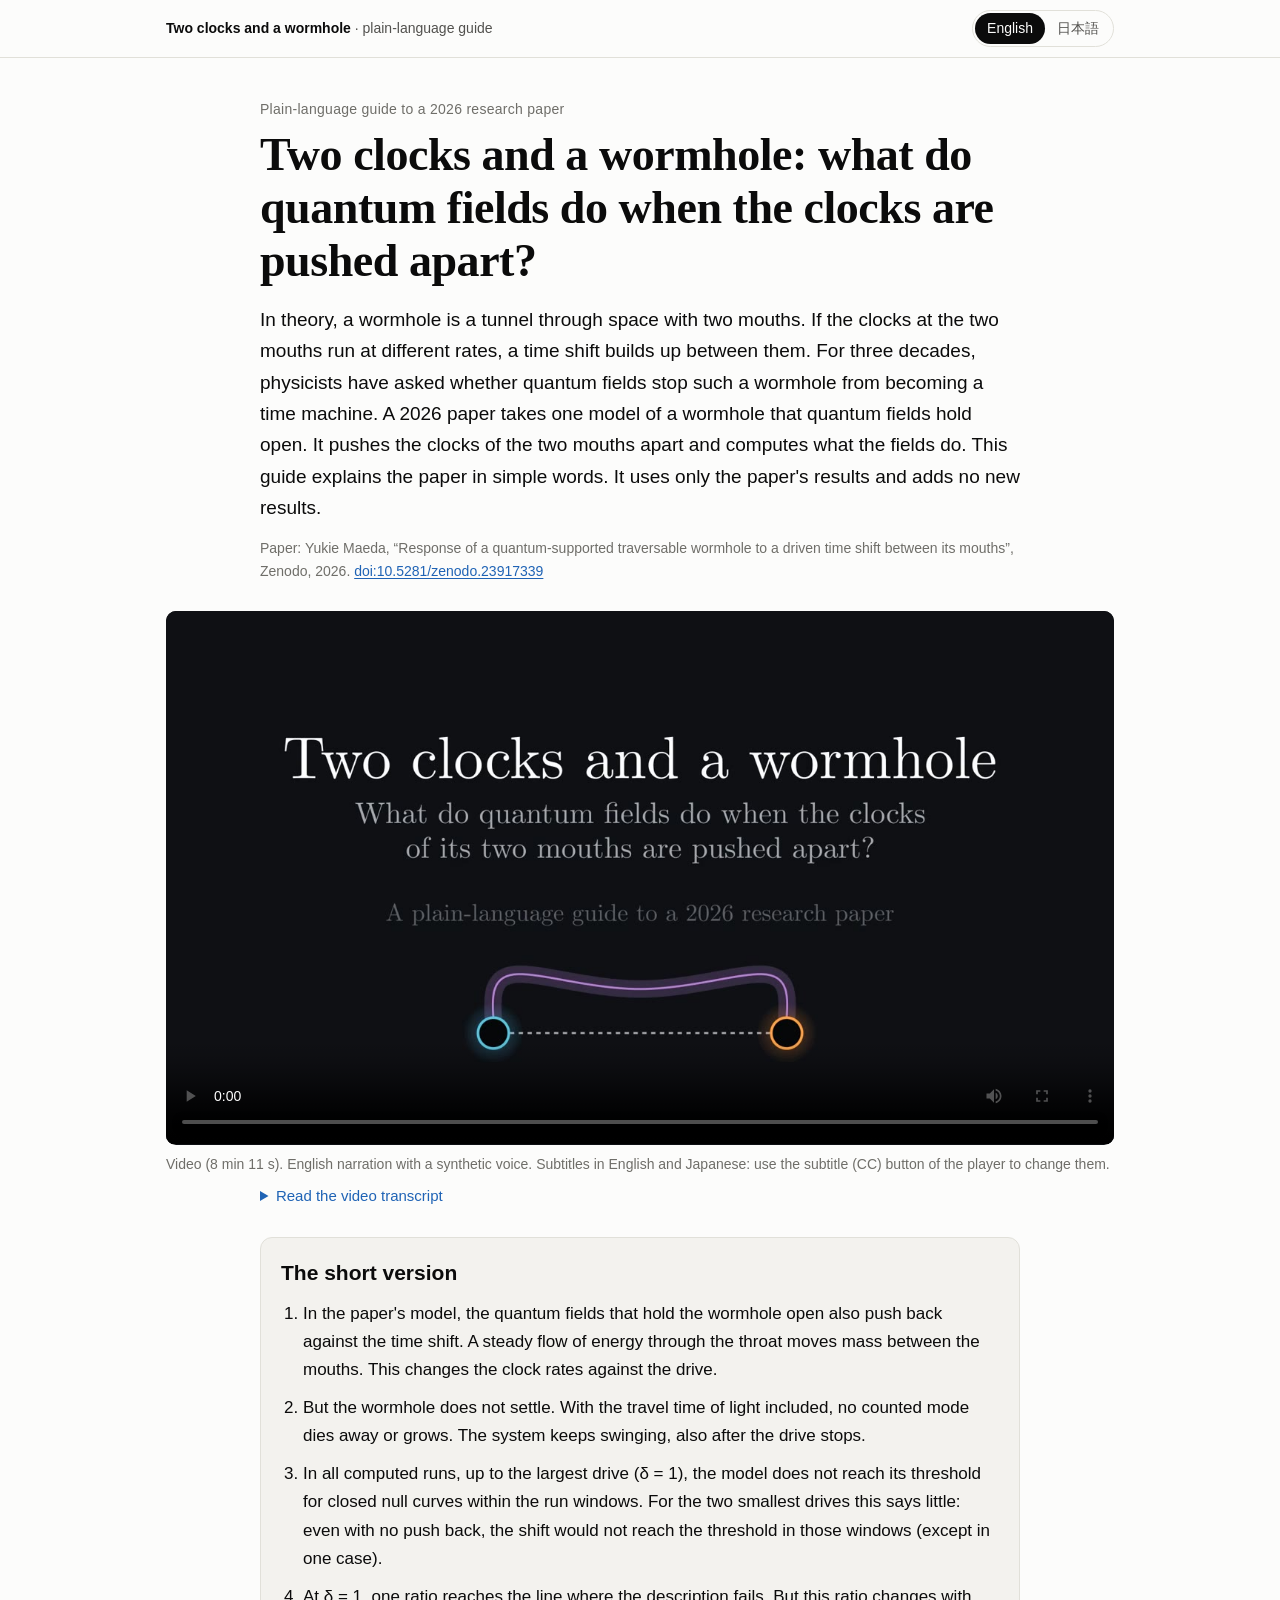
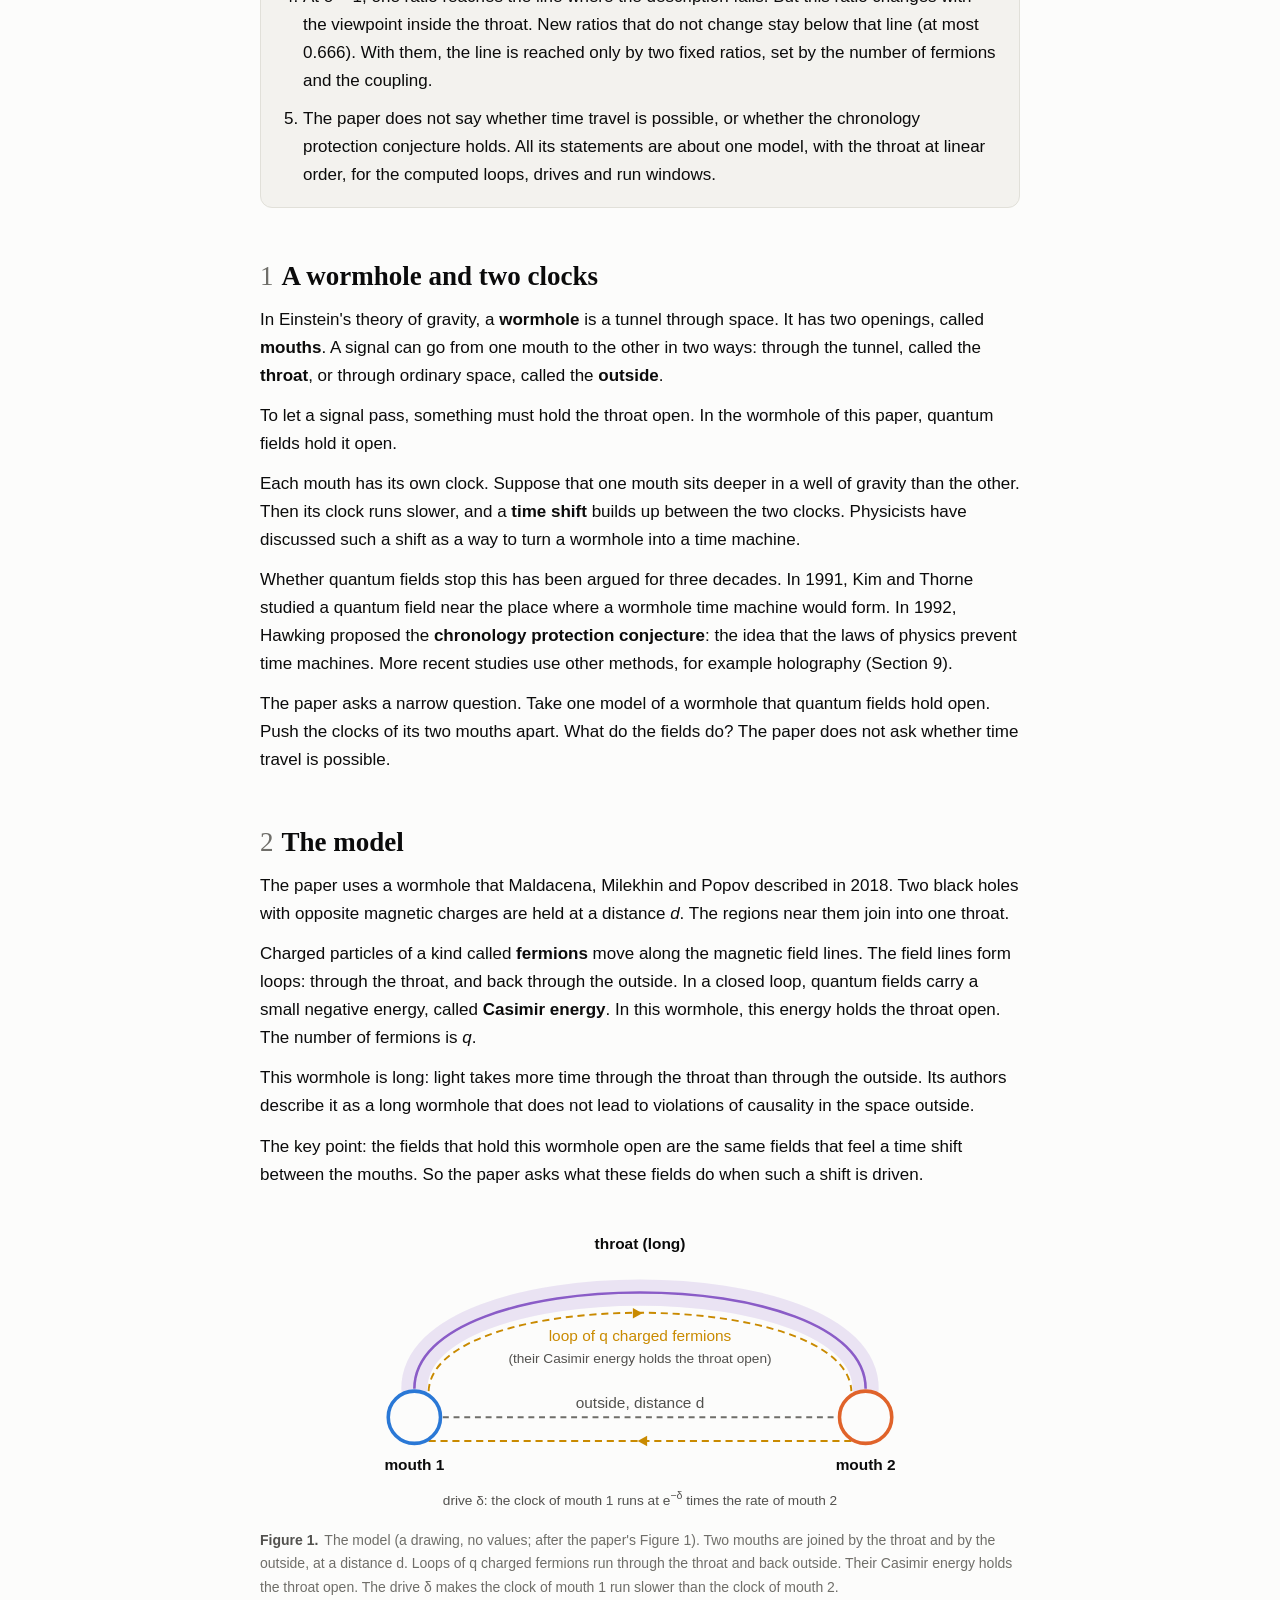
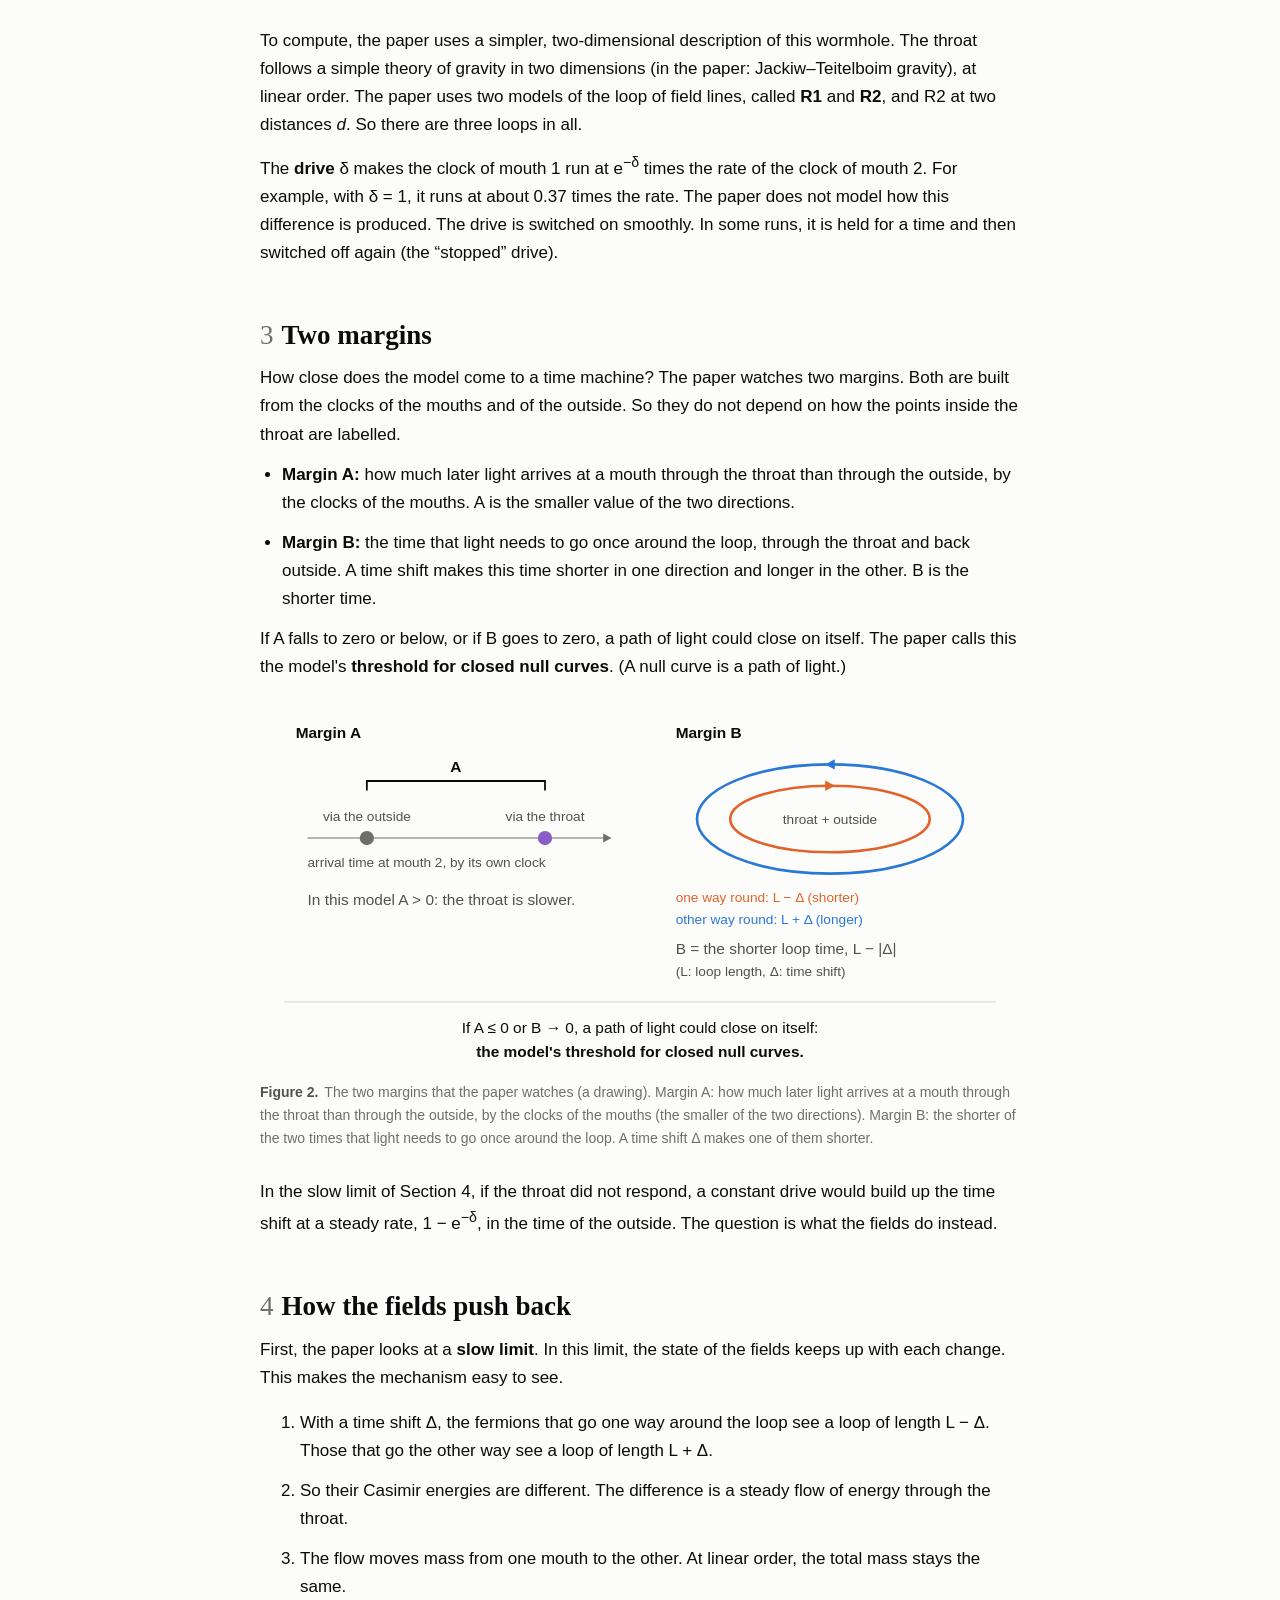
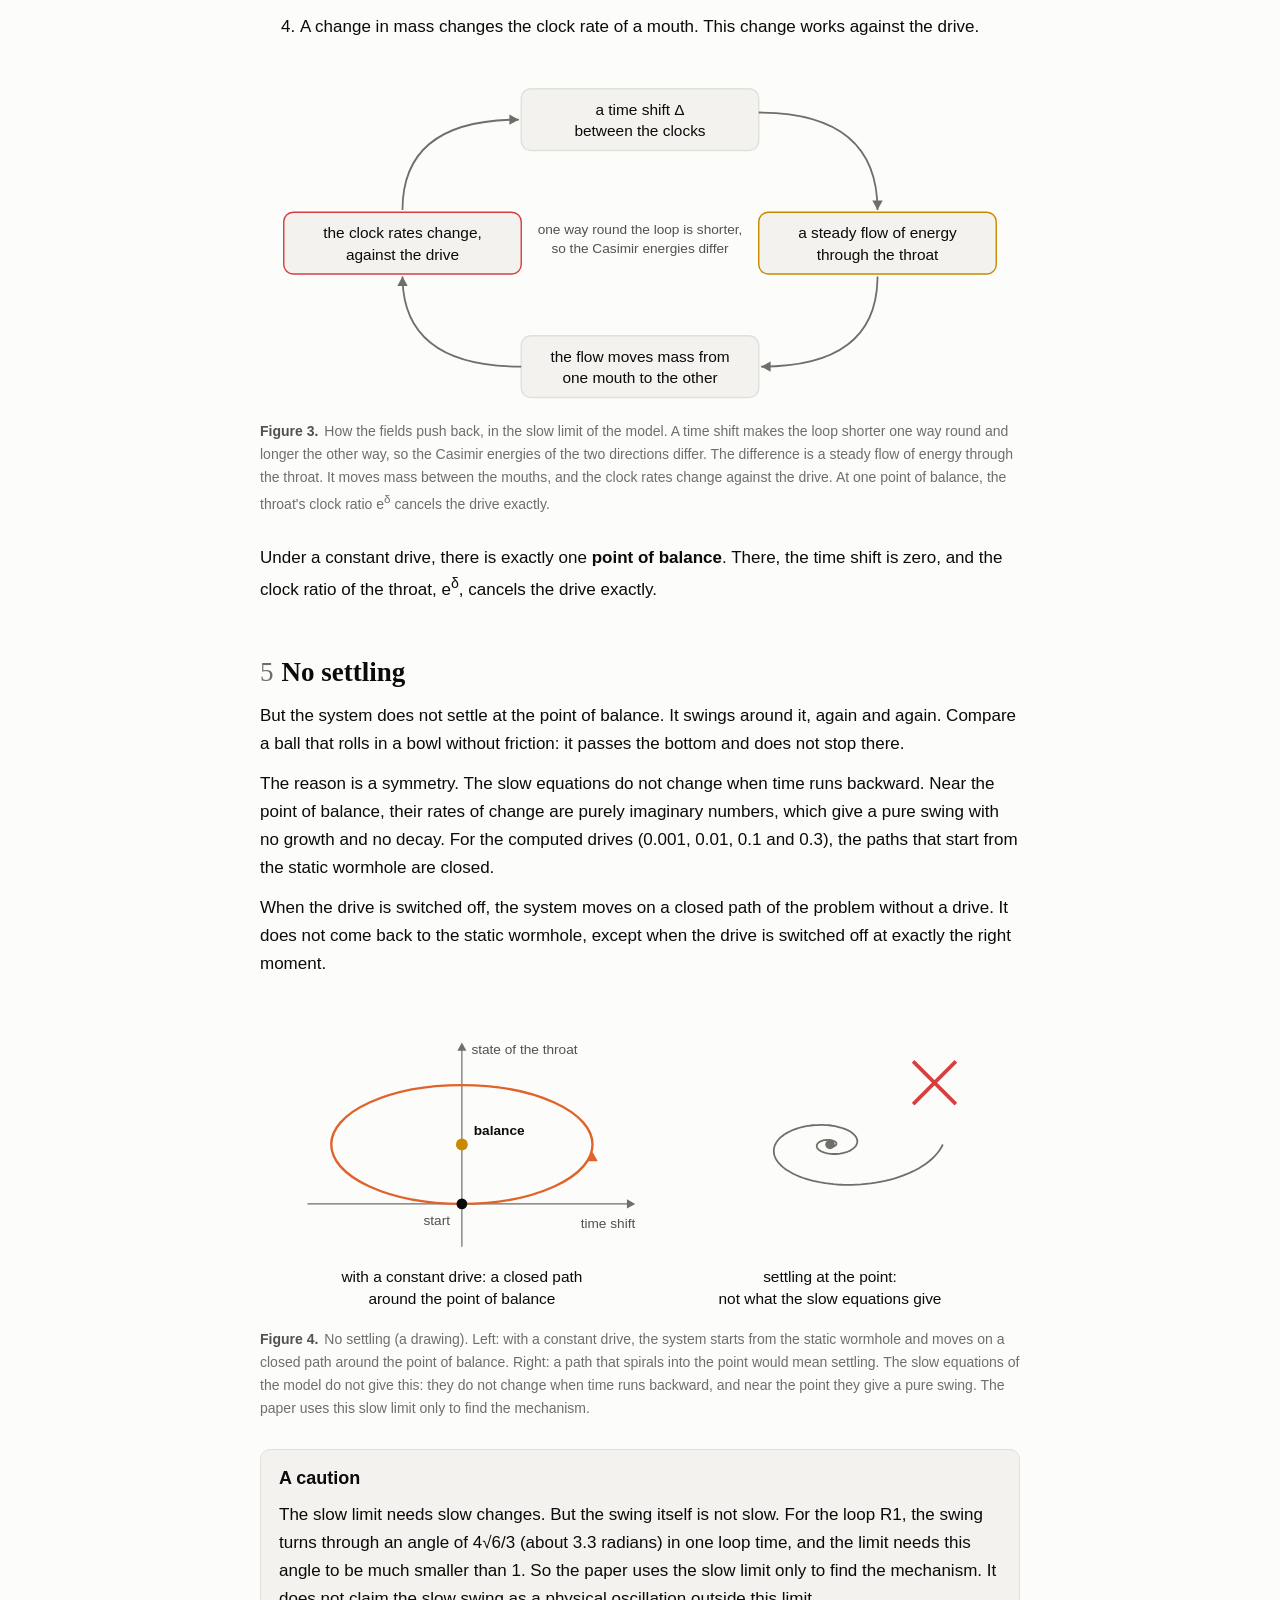
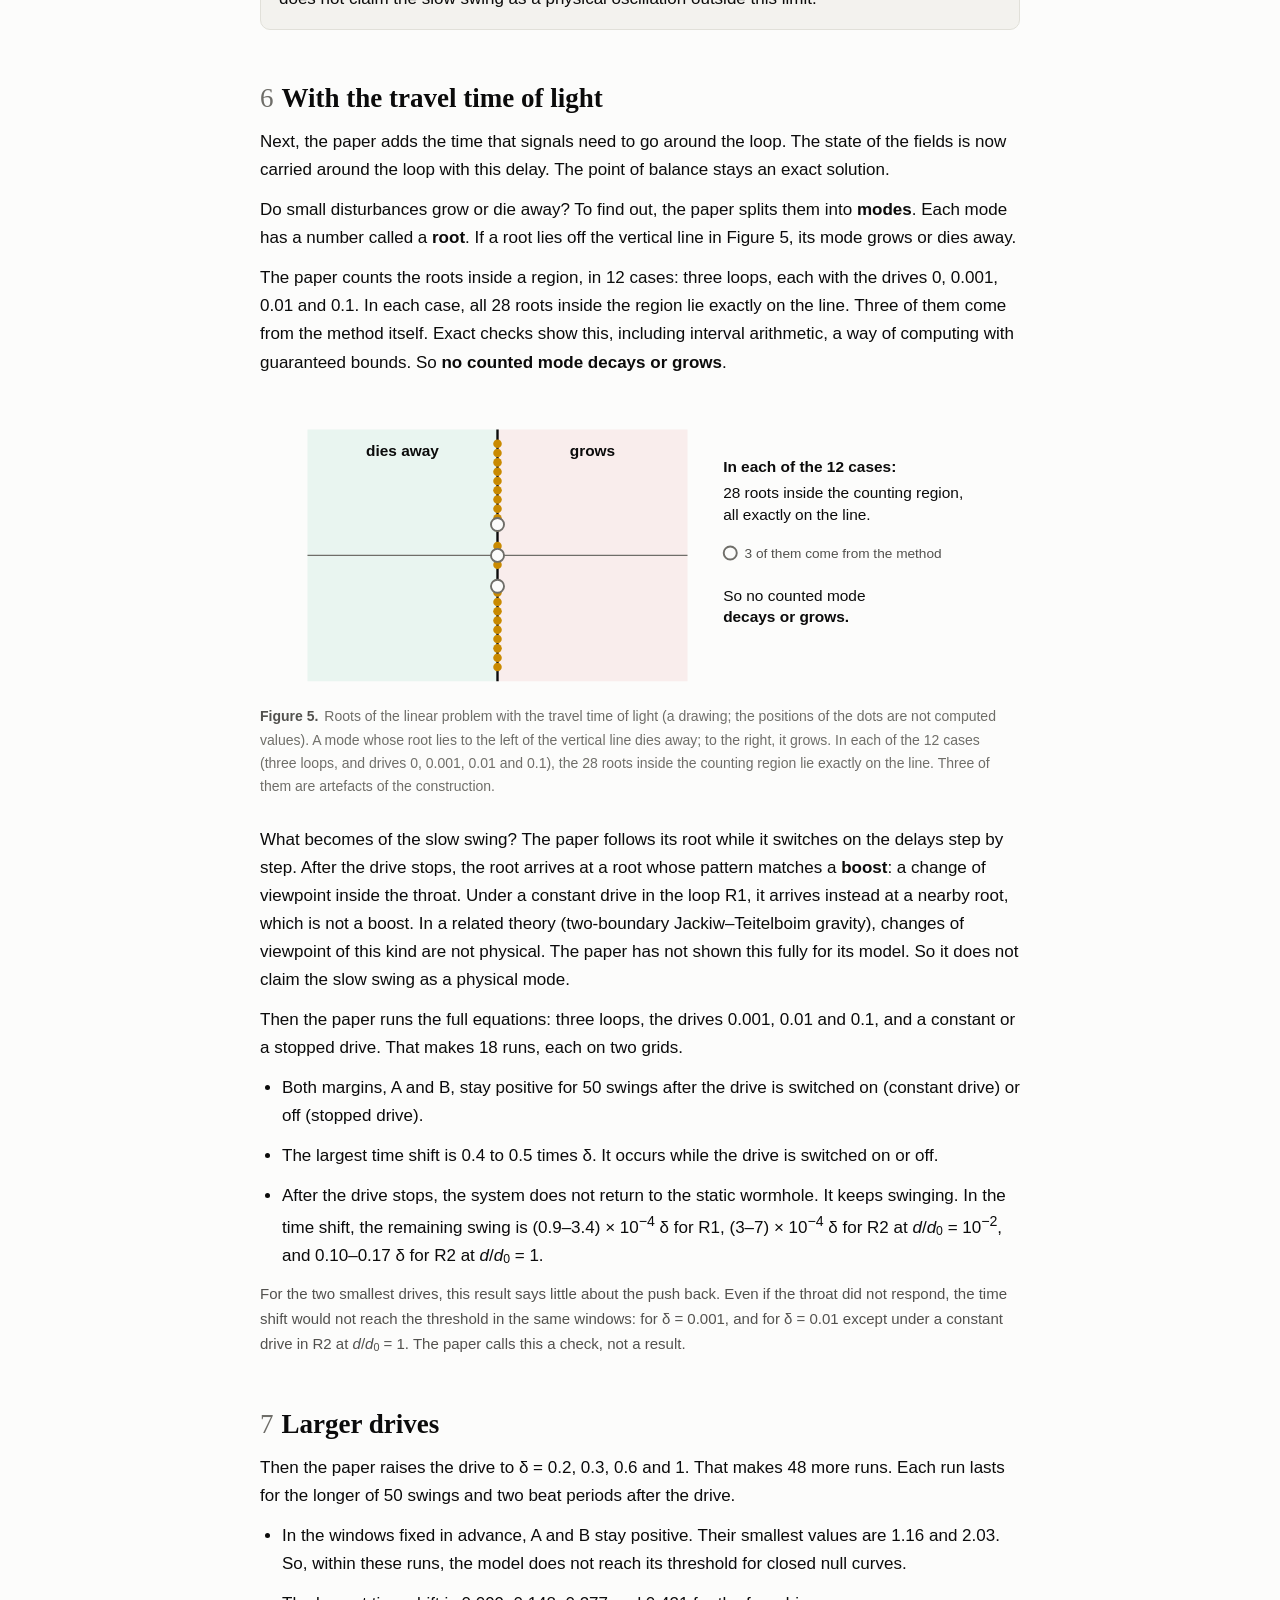
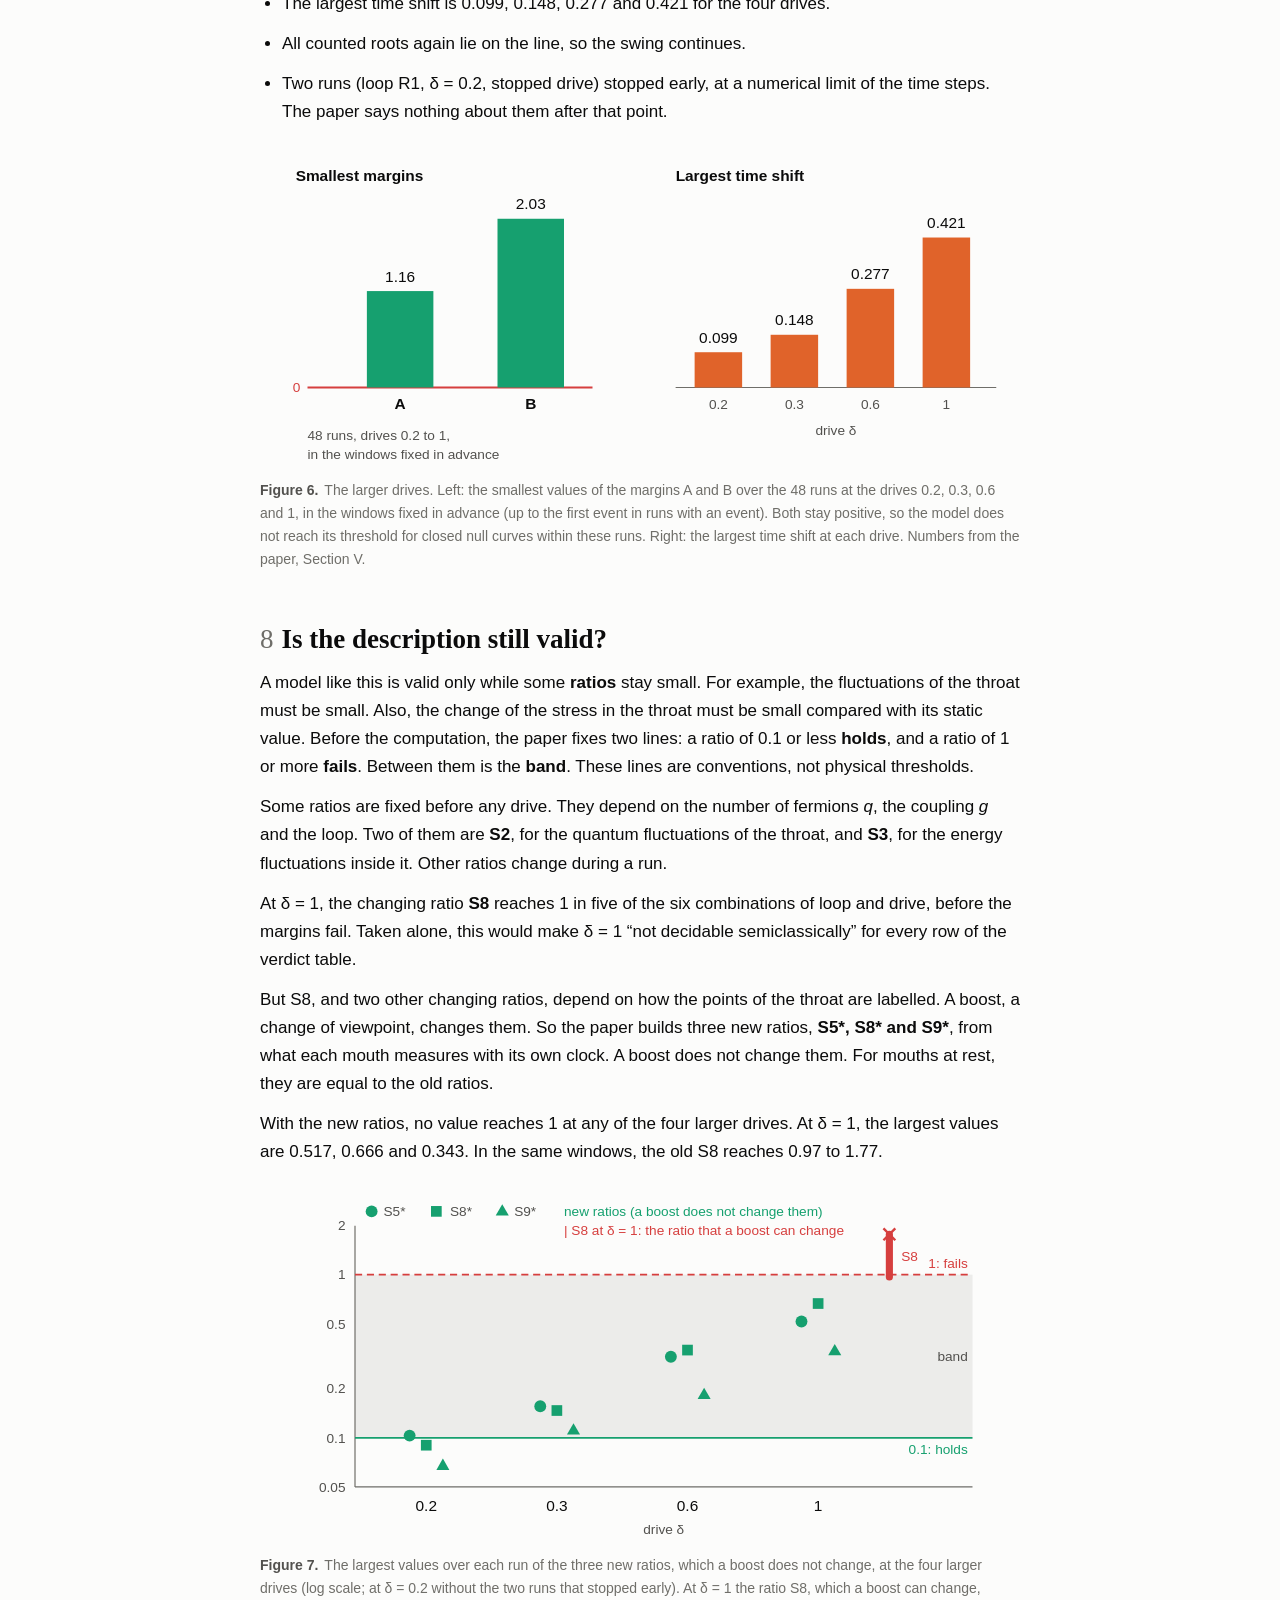
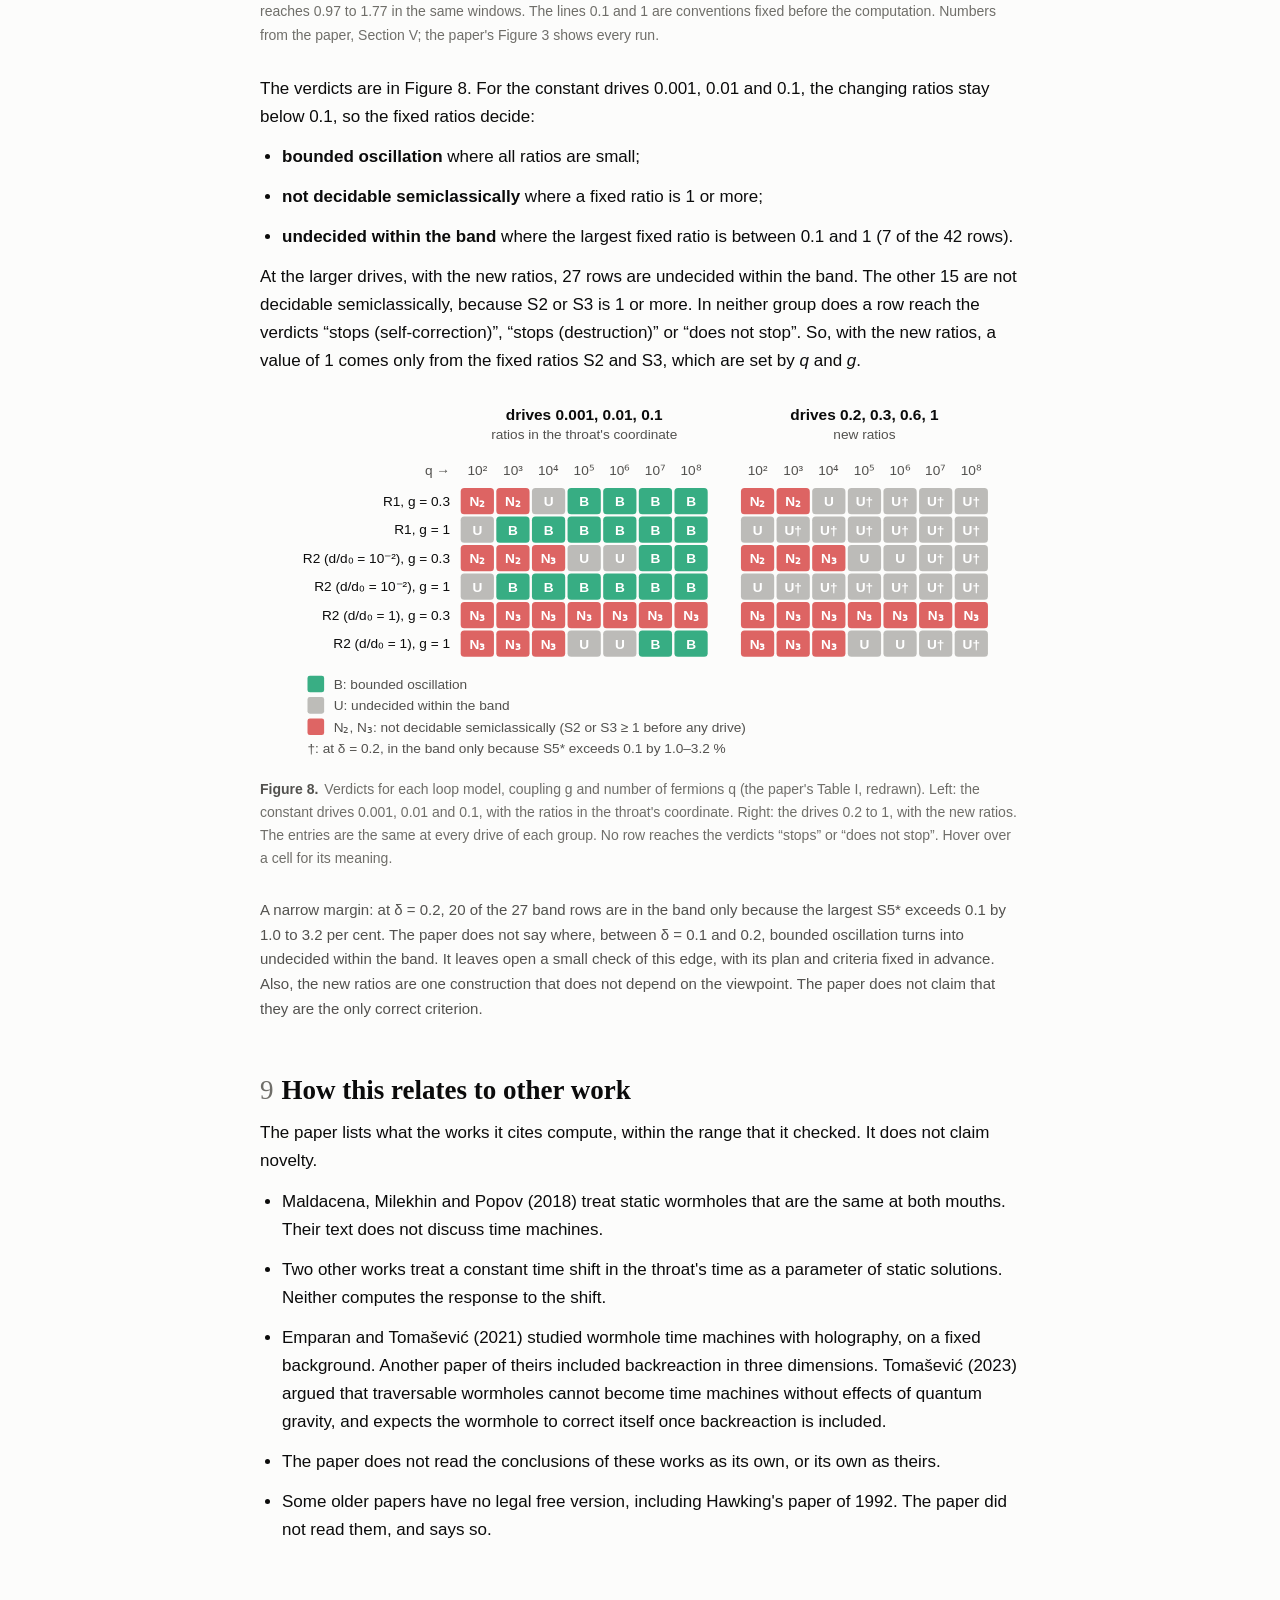
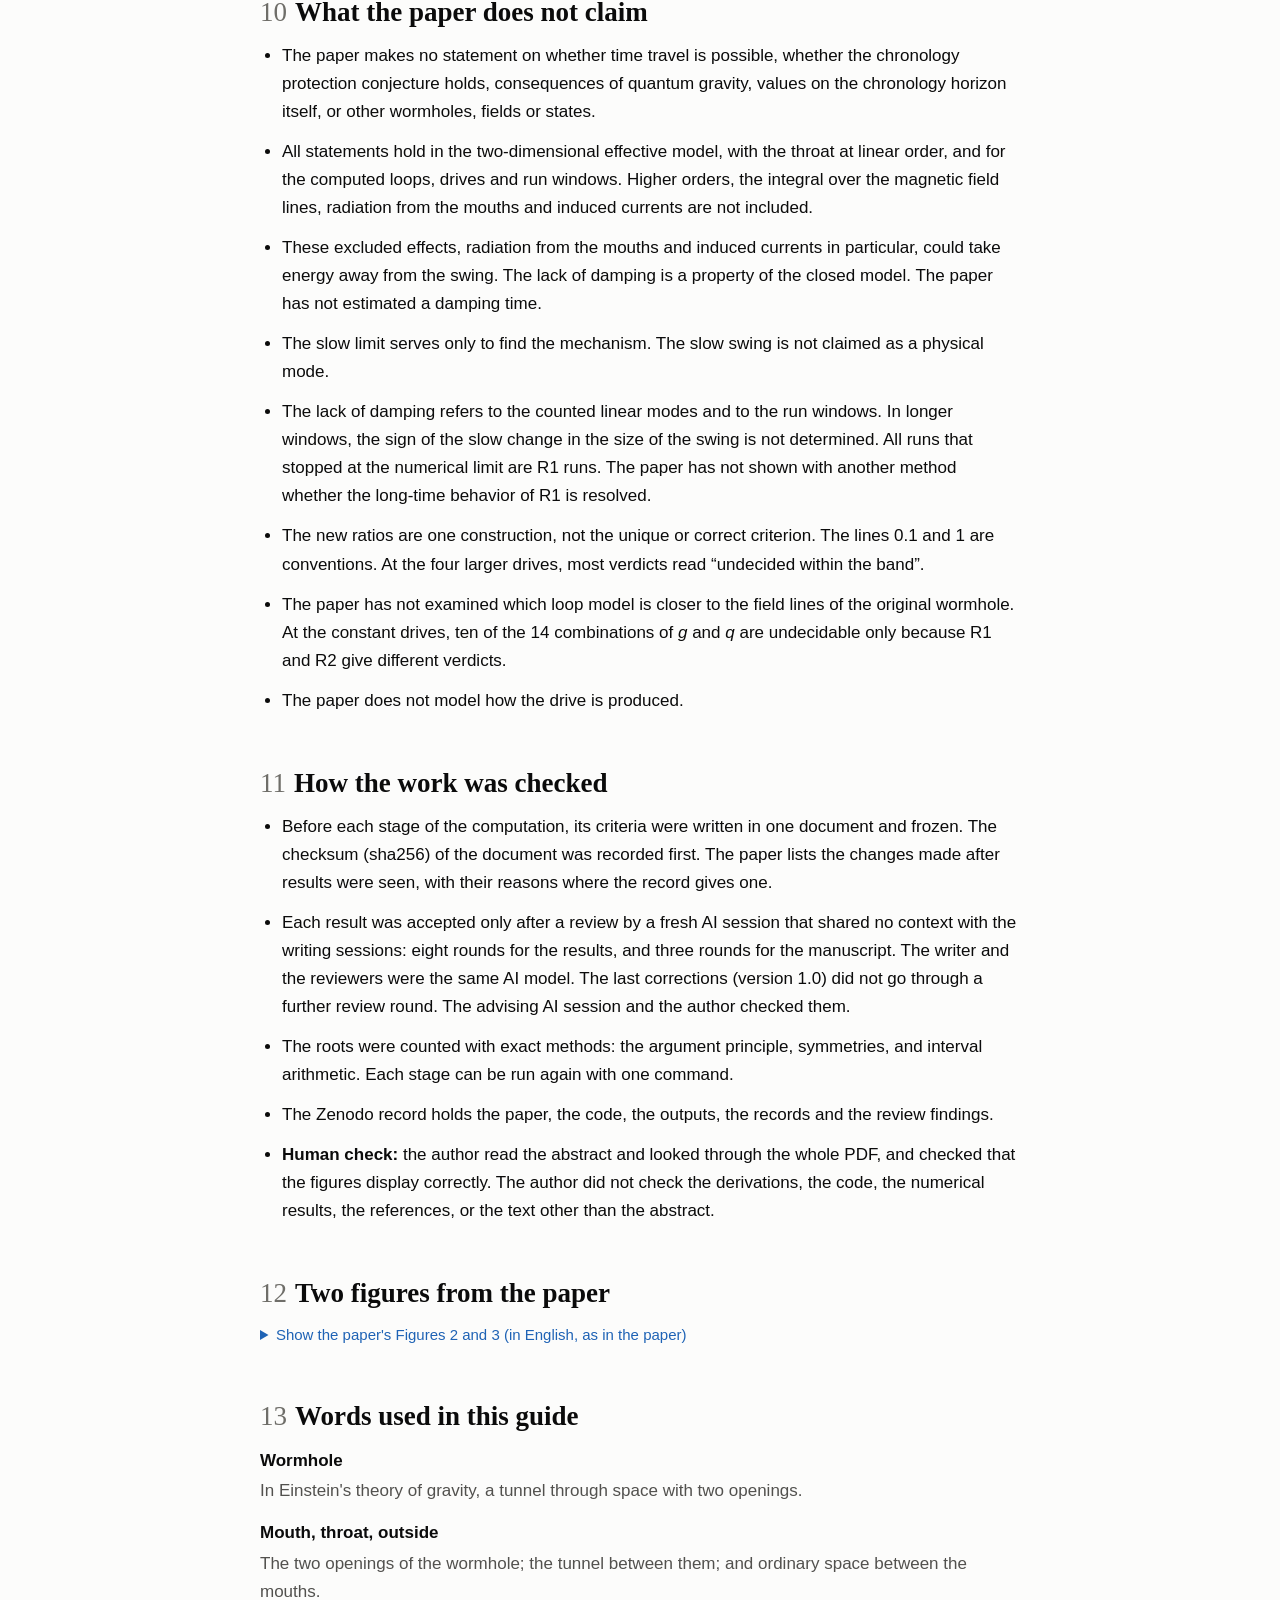
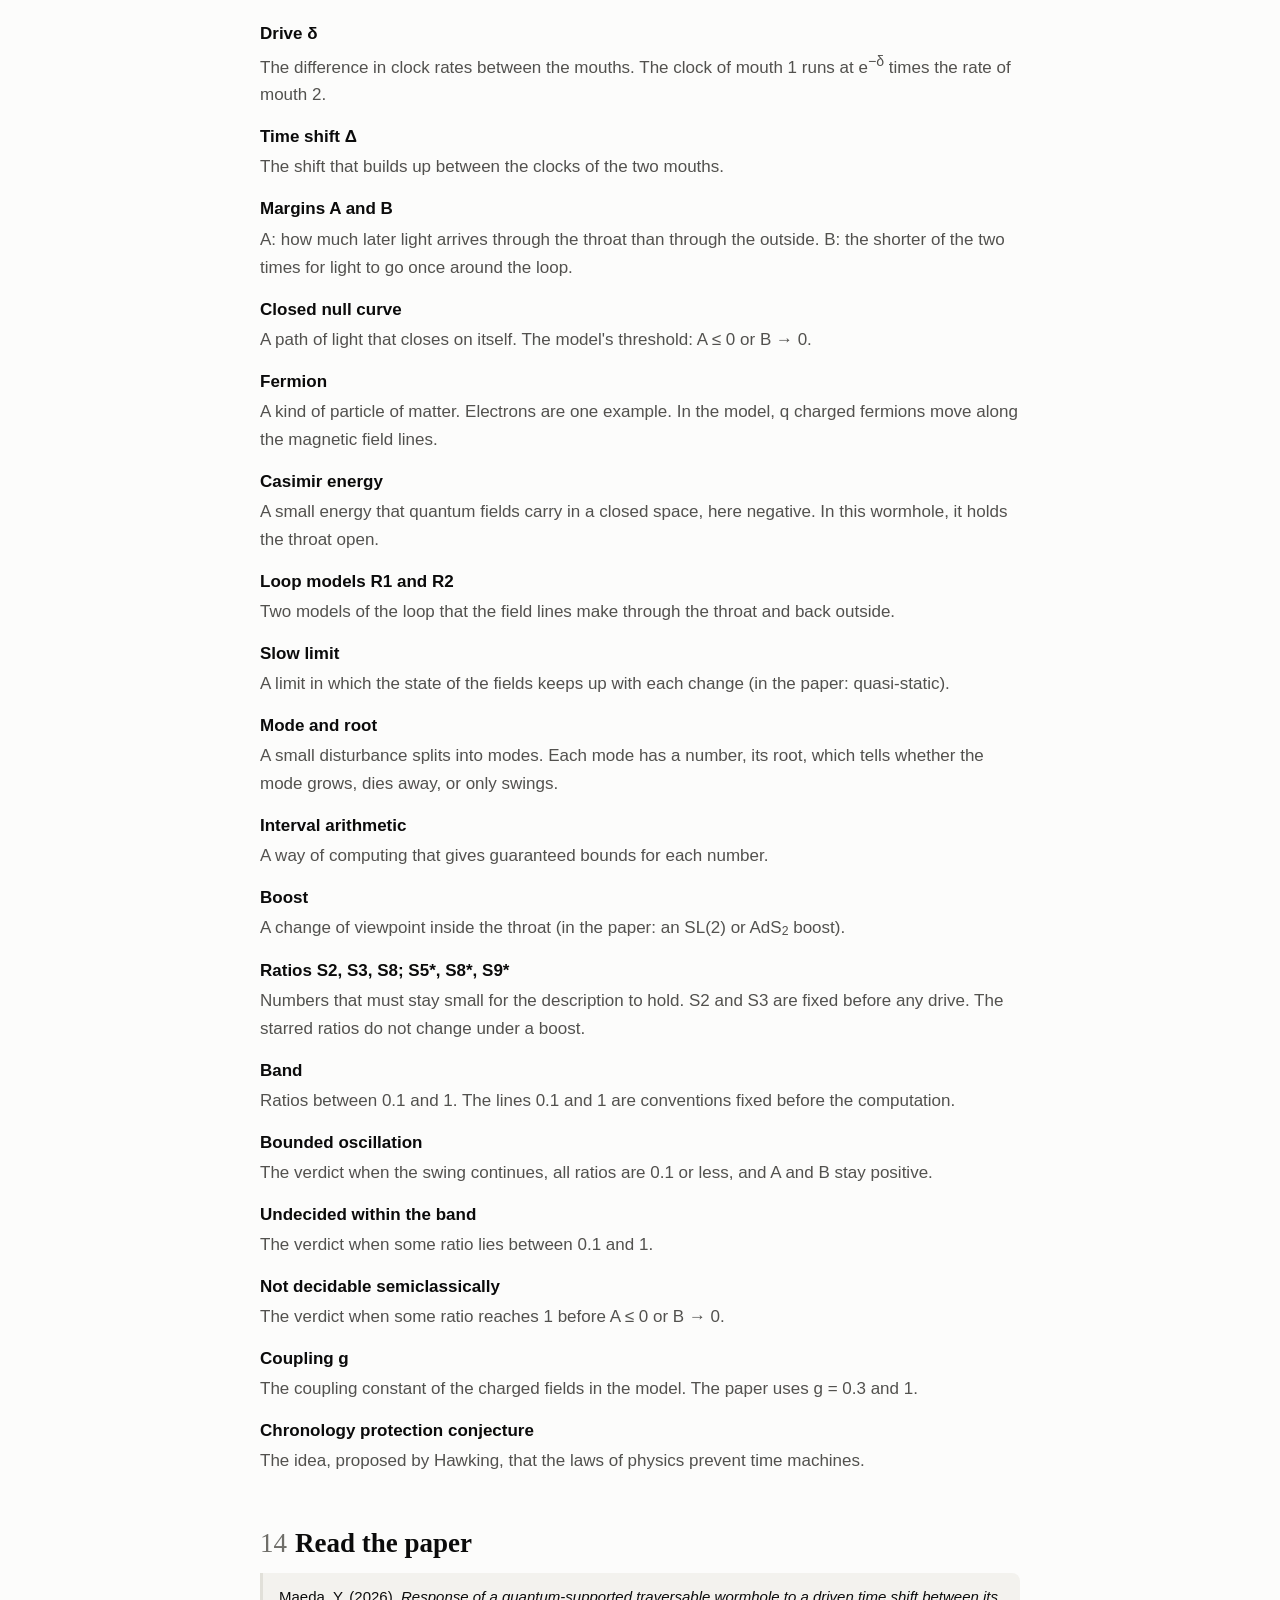
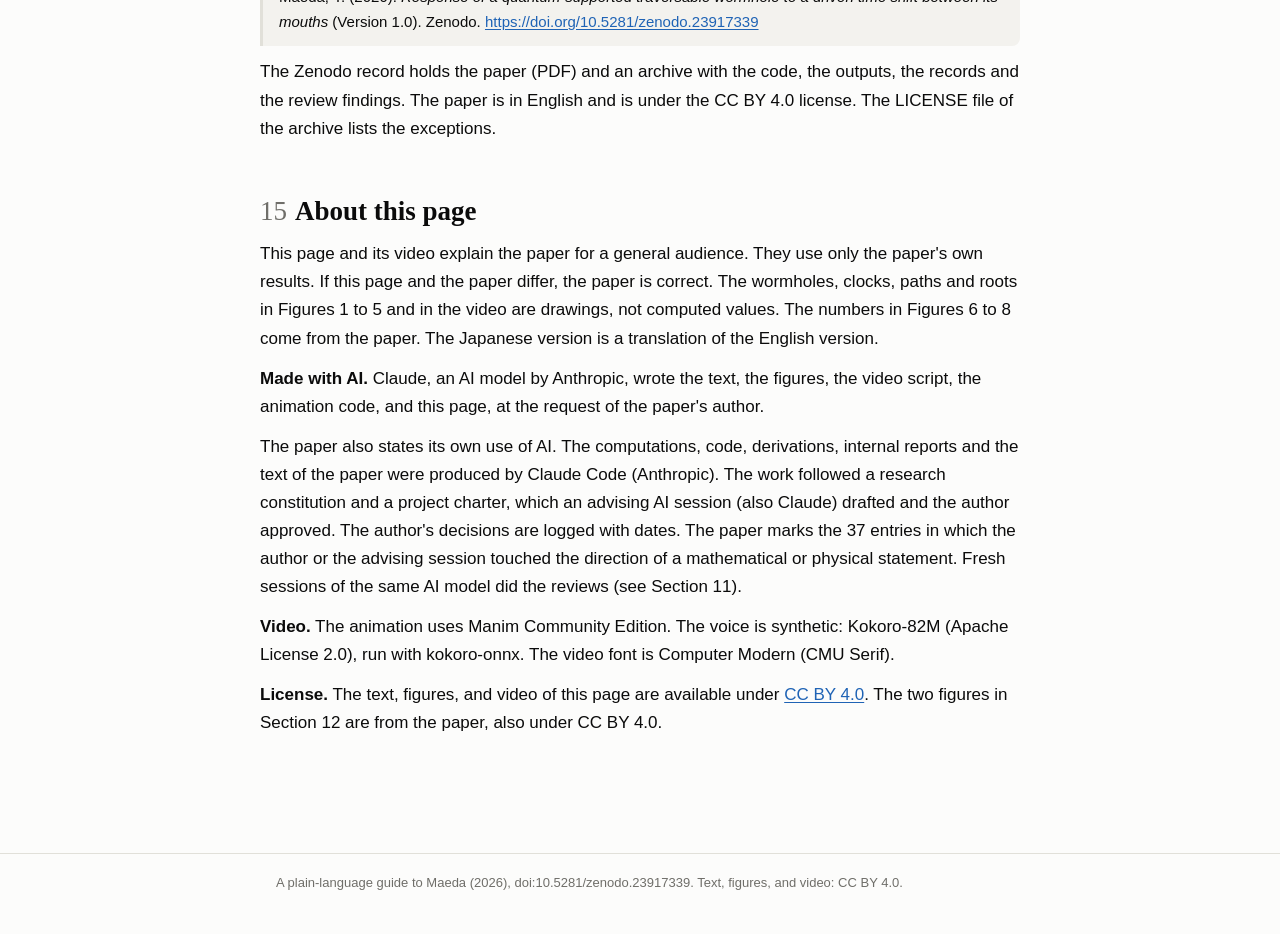
<file: index.html>
<!doctype html>
<html lang="en" data-lang="en">
<head>
<meta charset="utf-8">
<meta name="viewport" content="width=device-width, initial-scale=1">
<title>Two clocks and a wormhole: what do quantum fields do when the clocks are pushed apart? · A plain-language guide</title>
<meta name="description" content="A plain-language guide, with a short video, to a 2026 paper on a model wormhole held open by quantum fields, when the clocks of its two mouths are pushed apart. English and Japanese.">
<meta property="og:title" content="Two clocks and a wormhole">
<meta property="og:description" content="A plain-language guide, with a short video, to a 2026 research paper. English and Japanese.">
<meta property="og:type" content="article">
<meta name="theme-color" content="#fcfcfb" media="(prefers-color-scheme: light)">
<meta name="theme-color" content="#1a1a19" media="(prefers-color-scheme: dark)">
<link rel="icon" href="data:image/svg+xml,%3Csvg xmlns='http://www.w3.org/2000/svg' viewBox='0 0 32 32'%3E%3Cpath d='M7 20 C7 4 25 4 25 20' fill='none' stroke='%238a5cc7' stroke-width='2.4'/%3E%3Ccircle cx='7' cy='22' r='4.5' fill='none' stroke='%232a78d6' stroke-width='2.4'/%3E%3Ccircle cx='25' cy='22' r='4.5' fill='none' stroke='%23e0632a' stroke-width='2.4'/%3E%3C/svg%3E">
<script>
  // Choose the language before the first paint, so the other language never flashes.
  (function () {
    var l = "en";
    try { var q = new URLSearchParams(location.search).get("lang"); if (q === "en" || q === "ja") l = q; else {
      var s = localStorage.getItem("tokimori-explainer-lang"); if (s === "en" || s === "ja") l = s; } } catch (e) {}
    document.documentElement.setAttribute("data-lang", l);
    document.documentElement.setAttribute("lang", l);
  })();
</script>
<link rel="stylesheet" href="assets/css/site.css">
</head>
<body>
<a class="skip" href="#main"><span data-l="en" lang="en">Skip to the guide</span><span data-l="ja" lang="ja">本文へ</span></a>

<header class="bar">
  <div class="bar-in">
    <div class="brand"><b><span data-l="en" lang="en">Two clocks and a wormhole</span><span data-l="ja" lang="ja">ワームホールと二つの時計</span></b> · <span data-l="en" lang="en">plain-language guide</span><span data-l="ja" lang="ja">やさしい解説</span></div>
    <div class="lang" role="group" aria-label="Language / 言語">
      <button type="button" data-set-lang="en" aria-pressed="true" lang="en">English</button>
      <button type="button" data-set-lang="ja" aria-pressed="false" lang="ja">日本語</button>
    </div>
  </div>
</header>

<main id="main">

<section class="hero">
  <p class="kicker"><span data-l="en" lang="en">Plain-language guide to a 2026 research paper</span><span data-l="ja" lang="ja">2026 年の研究論文を、やさしく解説します</span></p>
  <h1><span data-l="en" lang="en">Two clocks and a wormhole: what do quantum fields do when the clocks are pushed apart?</span><span data-l="ja" lang="ja">ワームホールと二つの時計: 時計をずらすと、量子の場は何をするか</span></h1>
  <p class="lede" data-l="en" lang="en">In theory, a wormhole is a tunnel through space with two mouths. If the clocks at the two mouths run at different rates, a time shift builds up between them. For three decades, physicists have asked whether quantum fields stop such a wormhole from becoming a time machine. A 2026 paper takes one model of a wormhole that quantum fields hold open. It pushes the clocks of the two mouths apart and computes what the fields do. This guide explains the paper in simple words. It uses only the paper's results and adds no new results.</p>
  <p class="lede" data-l="ja" lang="ja">理論の上では、ワームホールは、二つの口を持つ空間のトンネルです。二つの口の時計が違う速さで進むと、その間に時間のずれがたまっていきます。物理学者たちは 30 年にわたり、量子の場がこうしたワームホールのタイムマシン化を止めるのかを問うてきました。2026 年のある論文は、量子の場が開いているワームホールのモデルを一つ取り、二つの口の時計をずらして、場が何をするかを計算しました。このページは、その論文をやさしい言葉で解説します。使うのは論文の結果だけで、新しい結果は足していません。</p>
  <p class="cite-line"><span data-l="en" lang="en">Paper:</span><span data-l="ja" lang="ja">論文:</span> Yukie Maeda, “Response of a quantum-supported traversable wormhole to a driven time shift between its mouths”, Zenodo, 2026. <a href="https://doi.org/10.5281/zenodo.23917339">doi:10.5281/zenodo.23917339</a></p>
</section>

<figure class="video">
  <video id="video" controls playsinline preload="metadata" poster="assets/video/poster.jpg" width="1920" height="1080">
    <source src="assets/video/tokimori-explainer.mp4" type="video/mp4">
    <track kind="subtitles" srclang="en" label="English" src="assets/video/subs.en.vtt" default>
    <track kind="subtitles" srclang="ja" label="日本語" src="assets/video/subs.ja.vtt">
  </video>
  <figcaption>
    <span data-l="en" lang="en">Video (8 min 11 s). English narration with a synthetic voice. Subtitles in English and Japanese: use the subtitle (CC) button of the player to change them.</span>
    <span data-l="ja" lang="ja">動画(8 分 11 秒)。語りは英語の合成音声です。字幕は英語と日本語があり、プレーヤーの字幕(CC)のボタンで切り替えられます。</span>
  </figcaption>
</figure>

<details class="transcript">
  <summary><span data-l="en" lang="en">Read the video transcript</span><span data-l="ja" lang="ja">動画の語りを文字で読む(日本語訳)</span></summary>
  <ol class="chapters">
<li><button type="button" data-seek="0.0" aria-label="Play from 0:00" data-aria-en="Play from 0:00" data-aria-ja="0:00 から再生">0:00</button><h3><span data-l="en" lang="en">Two mouths and a throat</span><span data-l="ja" lang="ja">二つの口と、のど</span></h3>
<p data-l="en" lang="en">In Einstein&#x27;s theory of gravity, a wormhole is a tunnel through space with two openings, called mouths. A signal can go from one mouth to the other in two ways: through the tunnel, called the throat, or through ordinary space outside. For a signal to pass, something must hold the throat open. In the model of this video, quantum fields hold it open. For three decades, physicists have argued about one question: do quantum fields stop such a wormhole from becoming a time machine? A 2026 paper takes one model of such a wormhole, pushes the clocks of its two mouths apart, and asks what the fields do. The paper does not say whether time travel is possible. Everything in this video is about one model.</p>
<p data-l="ja" lang="ja">アインシュタインの重力の理論では、ワームホールは、二つの出入り口を持つ空間のトンネルです。出入り口を「口」と呼びます。信号は、一方の口からもう一方へ、二つの道で行けます。トンネルの中、つまり「のど」を通る道と、外のふつうの空間を通る道です。信号が通るには、何かがのどを開いたままにしなければなりません。この動画のモデルでは、量子の場がのどを開いています。物理学者たちは 30 年にわたり、一つの問いを論じてきました。量子の場は、こうしたワームホールがタイムマシンになるのを止めるのか。2026 年のある論文は、こうしたワームホールのモデルを一つ取り、二つの口の時計をずらして、場が何をするかを問いました。論文は、時間旅行ができるかどうかを述べていません。この動画の話は、全て一つのモデルについてのものです。</p></li>
<li><button type="button" data-seek="49.93" aria-label="Play from 0:49" data-aria-en="Play from 0:49" data-aria-ja="0:49 から再生">0:49</button><h3><span data-l="en" lang="en">Two clocks and two margins</span><span data-l="ja" lang="ja">二つの時計と、二つのゆとり</span></h3>
<p data-l="en" lang="en">Each mouth has its own clock. Suppose that mouth 1 sits deeper in a well of gravity than mouth 2. Then the clock of mouth 1 runs slower. The paper calls this difference the drive, δ. The clock of mouth 1 runs at e^−δ times the rate of mouth 2. With δ = 1, that is about 0.37. So a time shift builds up between the two clocks. If nothing pushed back, it would keep growing at a steady rate. In this model, the throat is long. Light takes more time through the throat than through the outside. The paper watches two margins. Margin A: how much later light arrives through the throat than through the outside, as the clocks of the mouths measure it. Margin B: how long light takes to go once around, through the throat and back outside. A time shift makes this loop shorter in one direction. If A falls to zero, or B goes to zero, a path of light could close on itself. The paper calls this the model&#x27;s threshold for closed null curves.</p>
<p data-l="ja" lang="ja">それぞれの口には、自分の時計があります。口 1 が、口 2 よりも重力の井戸の深い所にあるとします。すると、口 1 の時計は遅れて進みます。論文は、この違いを「駆動」と呼び、δ で表します。口 1 の時計は、口 2 の e^−δ 倍の速さで進みます。δ = 1 なら、約 0.37 倍です。そのため、二つの時計の間に、時間のずれがたまっていきます。押し返すものが何も無ければ、ずれは一定の速さで増え続けます。このモデルでは、のどは長いのです。光は、外を通るよりも、のどを通る方が時間がかかります。論文は、二つのゆとりを見張ります。ゆとり A は、口の時計で測って、のどを通った光が、外を通った光よりどれだけ遅れて着くかです。ゆとり B は、光がのどを通って外を戻り、ひと回りするのにかかる時間です。時間のずれは、一方の向きのひと回りを短くします。A がゼロまで下がるか、B がゼロに近づくと、光の道が自分自身に閉じうるのです。論文は、これをモデルの「閉じた光的曲線のしきい」と呼びます。</p></li>
<li><button type="button" data-seek="115.97" aria-label="Play from 1:55" data-aria-en="Play from 1:55" data-aria-ja="1:55 から再生">1:55</button><h3><span data-l="en" lang="en">The model</span><span data-l="ja" lang="ja">モデル</span></h3>
<p data-l="en" lang="en">The paper uses a wormhole that Maldacena, Milekhin and Popov described in 2018. Two black holes with opposite magnetic charges sit at a distance d. The regions near them join into one throat. Charged particles called fermions move along the magnetic field lines. The lines form loops, through the throat and back outside. In a closed loop, quantum fields carry a small negative energy, called Casimir energy. Here, this energy holds the throat open. So the fields that hold the wormhole open are the same fields that feel a time shift between the mouths. The paper describes the throat with a simple two-dimensional theory of gravity, at linear order. It uses two models of the loop, called R1 and R2. The paper does not model how the drive is produced. The drive is switched on smoothly, and in some runs it is switched off again.</p>
<p data-l="ja" lang="ja">論文は、Maldacena・Milekhin・Popov が 2018 年に示したワームホールを使います。逆向きの磁荷を持つ二つのブラックホールが、距離 d を置いて並びます。その近くの領域がつながって、一つののどになります。フェルミオンと呼ぶ電荷を持つ粒子が、磁力線に沿って動きます。磁力線は、のどを通って外を戻る輪になっています。閉じた輪の中では、量子の場が小さな負のエネルギーを持ちます。これをカシミールエネルギーと呼びます。ここでは、このエネルギーがのどを開いています。つまり、ワームホールを開いている場は、口の間の時間のずれを感じる場と同じなのです。論文は、のどを、2 次元の簡単な重力の理論で、1 次の近似で表します。輪のモデルは二つで、R1 と R2 と呼びます。駆動がどう生まれるかは、論文はモデルにしていません。駆動はなめらかに入れ、いくつかの計算では、また切ります。</p></li>
<li><button type="button" data-seek="172.73" aria-label="Play from 2:52" data-aria-en="Play from 2:52" data-aria-ja="2:52 から再生">2:52</button><h3><span data-l="en" lang="en">The fields push back</span><span data-l="ja" lang="ja">場が押し返す</span></h3>
<p data-l="en" lang="en">First, the paper looks at a slow limit, in which the fields keep up with every change. With a time shift, fermions that go one way around the loop see a shorter loop. Those that go the other way see a longer loop. Their Casimir energies are then different. The difference is a steady flow of energy through the throat. This flow moves mass from one mouth to the other. The change in mass changes the clock rates of the mouths, and this change works against the drive. There is one point of balance. There, the clock ratio of the throat, e^δ, cancels the drive exactly.</p>
<p data-l="ja" lang="ja">まず論文は、ゆっくりの極限を見ます。この極限では、場が全ての変化についていきます。時間のずれがあると、輪を一方の向きに回るフェルミオンには、輪が短く見えます。逆の向きに回るものには、長く見えます。すると、両者のカシミールエネルギーが違ってきます。その差が、のどを通る、絶えないエネルギーの流れになります。この流れが、一方の口からもう一方の口へ、質量を運びます。質量が変わると、口の時計の進み方が変わります。この変化は、駆動に逆らう向きにはたらきます。釣り合いの点が一つあります。そこでは、のどの時計の比 e^δ が、駆動をちょうど打ち消します。</p></li>
<li><button type="button" data-seek="209.93" aria-label="Play from 3:29" data-aria-en="Play from 3:29" data-aria-ja="3:29 から再生">3:29</button><h3><span data-l="en" lang="en">No settling</span><span data-l="ja" lang="ja">落ち着かない</span></h3>
<p data-l="en" lang="en">But the system does not settle at this point. It swings around it, again and again. Compare a ball that rolls in a bowl without friction. It passes the bottom, and it does not stop there. The reason: the slow equations do not change when time runs backward. Near the point, they give a pure swing, with no growth and no decay. When the drive is switched off, the system keeps moving on a closed path. In general, it does not return to where it started. One caution: this limit needs slow changes, but the swing itself is not slow. The paper uses the limit only to find the mechanism.</p>
<p data-l="ja" lang="ja">しかし、系はこの点に落ち着きません。点の周りを、何度も何度も揺れ動きます。摩擦の無いお椀の中を転がる玉と比べてみましょう。玉は底を通り過ぎ、そこで止まりません。理由は、ゆっくりの方程式が、時間を逆向きにしても変わらないことです。点の近くでは、育ちも衰えもしない、純粋な揺れになります。駆動を切っても、系は閉じた道の上を動き続けます。ふつうは、出発した所には戻りません。一つ注意があります。この極限は、ゆっくりした変化を前提にしますが、揺れ自体はゆっくりではありません。論文は、この極限を、仕組みを見つけるためだけに使います。</p></li>
<li><button type="button" data-seek="248.97" aria-label="Play from 4:08" data-aria-en="Play from 4:08" data-aria-ja="4:08 から再生">4:08</button><h3><span data-l="en" lang="en">With the travel time of light</span><span data-l="ja" lang="ja">光の通る時間を入れると</span></h3>
<p data-l="en" lang="en">Next, the paper adds the time that light needs to cross the loop. A small disturbance can be split into modes. Each mode has a number called a root. If a root lies off the vertical line in this picture, its mode grows or dies away. In each of the 12 cases, the 28 roots inside the counting region lie exactly on the line. Three of them come from the method itself. Exact checks, including interval arithmetic, confirm this. So no counted mode decays or grows. After the drive stops, the slow swing turns into a root whose pattern matches a boost: a change of viewpoint inside the throat. In a related theory, such changes are not physical. The paper does not settle this, so it does not claim the slow swing as a physical mode. Then the full equations are run, for drives of 0.001, 0.01 and 0.1. That makes 18 runs. For 50 swings after the drive is switched on, or off, both margins stay positive. The time shift reaches at most 0.4 to 0.5 times δ, while the drive is switched on or off. After the drive stops, a swing remains. For the two smallest drives, this says little. Even with no push back, the shift would not reach the threshold in the same time, in all but one case.</p>
<p data-l="ja" lang="ja">次に論文は、光が輪を渡るのにかかる時間を入れます。小さな乱れは、いくつかのモードに分けられます。それぞれのモードには、根と呼ぶ数があります。根がこの図の縦の線から外れていれば、そのモードは育つか、消えていきます。12 の場合のそれぞれで、数える範囲の中の 28 の根は、ちょうど線の上にあります。そのうち三つは、方法そのものから来るものです。区間演算を含む厳密な確かめが、これを裏づけます。数えたモードは、どれも衰えず、育ちもしません。駆動が止まった後、ゆっくりの揺れは、ある根につながります。その形は、ブースト、つまりのどの中での見方の変え方と一致します。関連する理論では、そうした変え方は物理的ではありません。論文はこの点を決着させていないので、ゆっくりの揺れを物理的なモードだとは主張しません。次に、完全な方程式を、駆動 0.001、0.01、0.1 で解きます。合わせて 18 の計算です。駆動を入れた後、または切った後の 50 回の揺れの間、二つのゆとりはどちらも正のままです。時間のずれは、最大で δ の 0.4〜0.5 倍で、駆動を入れるときか切るときに達します。駆動が止まった後も、揺れが残ります。いちばん小さい二つの駆動では、これはあまり多くを語りません。押し返しが無くても、一つの場合を除き、同じ時間ではずれはしきいに届かないからです。</p></li>
<li><button type="button" data-seek="334.97" aria-label="Play from 5:34" data-aria-en="Play from 5:34" data-aria-ja="5:34 から再生">5:34</button><h3><span data-l="en" lang="en">Larger drives</span><span data-l="ja" lang="ja">大きな駆動</span></h3>
<p data-l="en" lang="en">The paper then raises the drive to 0.2, 0.3, 0.6 and 1. That is 48 more runs. In the windows fixed in advance, both margins stay positive. The smallest values are 1.16 for A and 2.03 for B. So, within these runs, the model does not reach its threshold for closed null curves. The largest time shift grows with the drive. At δ = 1, it is 0.421. Two runs stopped early, at a numerical limit of the time steps. The paper says nothing about them after that point.</p>
<p data-l="ja" lang="ja">次に論文は、駆動を 0.2、0.3、0.6、1 に上げます。さらに 48 の計算です。前もって決めた区間の中で、二つのゆとりは正のままです。いちばん小さい値は、A が 1.16、B が 2.03 です。つまり、これらの計算の中では、モデルは閉じた光的曲線のしきいに届きません。時間のずれの最大は、駆動とともに大きくなります。δ = 1 では 0.421 です。二つの計算は、時間の刻みの数値の限界で、早めに止まりました。その点から後について、論文は何も述べていません。</p></li>
<li><button type="button" data-seek="375.43" aria-label="Play from 6:15" data-aria-en="Play from 6:15" data-aria-ja="6:15 から再生">6:15</button><h3><span data-l="en" lang="en">Is the description still valid?</span><span data-l="ja" lang="ja">記述はまだ成り立つか</span></h3>
<p data-l="en" lang="en">A model like this is valid only while some ratios stay small. The paper sets two lines: 0.1 or less holds, and 1 or more fails. These lines are conventions, fixed before the computation. They are not physical thresholds. At δ = 1, one ratio, S8, reaches 1 in five of six cases, before the margins fail. Taken alone, this would say that the description breaks down. But S8 depends on how the points of the throat are labelled. A boost, a change of viewpoint, can change it. So the paper builds new ratios from what each mouth measures with its own clock. A boost does not change them. With these ratios, the largest value at δ = 1 is 0.666. That is below 1. With these ratios, a value of 1 comes only from two fixed ratios, S2 and S3. They are set by the number of fermions and the coupling, before any drive. At the larger drives, most cases are undecided, inside the band from 0.1 to 1. No case reached the verdicts “stops” or “does not stop”.</p>
<p data-l="ja" lang="ja">こうしたモデルが成り立つのは、いくつかの比が小さいうちだけです。論文は二つの線を引きます。0.1 以下なら成り立ち、1 以上なら破れます。この線は、計算の前に決めた約束事です。物理的なしきい値ではありません。δ = 1 では、比の一つ S8 が、六つのうち五つの場合で、ゆとりが尽きる前に 1 に達します。これだけを見れば、記述が破れることになります。しかし S8 は、のどの点にどう目盛りを付けるかによります。見方の変え方であるブーストで、値が変わりうるのです。そこで論文は、それぞれの口が自分の時計で測る量から、新しい比を作ります。ブーストでは、これらは変わりません。これらの比では、δ = 1 での最大は 0.666 です。1 より小さい値です。これらの比を使うと、1 に達するのは、二つの固定した比 S2 と S3 だけです。これらは、駆動の前から、フェルミオンの数と結合の強さで決まっています。大きな駆動では、ほとんどの場合が、0.1 から 1 の帯の中で未決です。「止まる」や「止まらない」の判定に届いた場合はありません。</p></li>
<li><button type="button" data-seek="447.6" aria-label="Play from 7:27" data-aria-en="Play from 7:27" data-aria-ja="7:27 から再生">7:27</button><h3><span data-l="en" lang="en">What the paper does not claim</span><span data-l="ja" lang="ja">論文が主張しないこと</span></h3>
<p data-l="en" lang="en">The paper does not say whether time travel is possible, or whether the chronology protection conjecture holds. All its statements hold in one model, for the loops, drives and run windows that were computed. Some effects are not in the model, for example radiation from the mouths. They could take energy away from the swing. The lack of damping belongs to the closed model. The lines 0.1 and 1 are conventions. And the new ratios are one choice, not the only correct one. To read the paper, look up this DOI. The paper, the code and the records are on Zenodo. This video was made with the help of AI. The voice is synthetic.</p>
<p data-l="ja" lang="ja">論文は、時間旅行ができるかどうかも、時間順序保護予想が正しいかどうかも、述べていません。論文の言明は全て、一つのモデルの中で、計算した輪・駆動・計算の区間についてのものです。モデルに入っていない効果があります。たとえば口からの放射です。それらは揺れからエネルギーを奪うかもしれません。揺れが衰えないのは、閉じたモデルの性質です。0.1 と 1 の線は約束事です。そして新しい比は、一つの選び方であって、唯一の正しいものではありません。論文を読むには、この DOI を引いてください。論文・コード・記録は Zenodo にあります。この動画は AI の助けを借りて作りました。声は合成音声です。</p></li>
</ol>
</details>

<section class="short" aria-labelledby="short-h">
  <h2 id="short-h"><span data-l="en" lang="en">The short version</span><span data-l="ja" lang="ja">要点</span></h2>
  <ol data-l="en" lang="en">
    <li>In the paper's model, the quantum fields that hold the wormhole open also push back against the time shift. A steady flow of energy through the throat moves mass between the mouths. This changes the clock rates against the drive.</li>
    <li>But the wormhole does not settle. With the travel time of light included, no counted mode dies away or grows. The system keeps swinging, also after the drive stops.</li>
    <li>In all computed runs, up to the largest drive (δ = 1), the model does not reach its threshold for closed null curves within the run windows. For the two smallest drives this says little: even with no push back, the shift would not reach the threshold in those windows (except in one case).</li>
    <li>At δ = 1, one ratio reaches the line where the description fails. But this ratio changes with the viewpoint inside the throat. New ratios that do not change stay below that line (at most 0.666). With them, the line is reached only by two fixed ratios, set by the number of fermions and the coupling.</li>
    <li>The paper does not say whether time travel is possible, or whether the chronology protection conjecture holds. All its statements are about one model, with the throat at linear order, for the computed loops, drives and run windows.</li>
  </ol>
  <ol data-l="ja" lang="ja">
    <li>論文のモデルでは、ワームホールを開いている量子の場が、時間のずれを押し返しもします。のどを通る絶えないエネルギーの流れが、口の間で質量を運びます。これが、時計の進み方を駆動に逆らう向きに変えます。</li>
    <li>しかし、ワームホールは落ち着きません。光の通る時間を入れると、数えたモードは、どれも消えていかず、育ちもしません。系は揺れ続け、駆動を止めた後も揺れ続けます。</li>
    <li>計算した全ての場合で、いちばん大きい駆動(δ = 1)まで、計算の区間の中で、モデルは閉じた光的曲線のしきいに届きません。いちばん小さい二つの駆動では、これはあまり多くを語りません。押し返しが無くても、その区間ではずれはしきいに届かないからです(一つの場合を除く)。</li>
    <li>δ = 1 では、比の一つが、記述が破れる線に達します。しかしこの比は、のどの中での見方によって変わります。変わらない新しい比は、その線より下に留まります(最大 0.666)。新しい比を使うと、線に達するのは、フェルミオンの数と結合で決まる二つの固定した比だけです。</li>
    <li>論文は、時間旅行ができるかどうかも、時間順序保護予想が正しいかどうかも、述べていません。論文の言明は全て、一つのモデルについてのもので、のどは 1 次の近似、計算した輪・駆動・計算の区間に限られます。</li>
  </ol>
</section>

<article class="prose">

<h2 id="idea"><span class="num">1</span><span data-l="en" lang="en">A wormhole and two clocks</span><span data-l="ja" lang="ja">ワームホールと二つの時計</span></h2>
<p data-l="en" lang="en">In Einstein's theory of gravity, a <strong>wormhole</strong> is a tunnel through space. It has two openings, called <strong>mouths</strong>. A signal can go from one mouth to the other in two ways: through the tunnel, called the <strong>throat</strong>, or through ordinary space, called the <strong>outside</strong>.</p>
<p data-l="ja" lang="ja">アインシュタインの重力の理論では、<strong>ワームホール</strong>は空間のトンネルです。トンネルには二つの出入り口があり、これを<strong>口</strong>と呼びます。信号は、一方の口からもう一方へ、二つの道で行けます。トンネルの中、つまり<strong>のど</strong>を通る道と、ふつうの空間、つまり<strong>外</strong>を通る道です。</p>
<p data-l="en" lang="en">To let a signal pass, something must hold the throat open. In the wormhole of this paper, quantum fields hold it open.</p>
<p data-l="ja" lang="ja">信号が通るには、何かがのどを開いたままにしなければなりません。この論文のワームホールでは、量子の場がのどを開いています。</p>
<p data-l="en" lang="en">Each mouth has its own clock. Suppose that one mouth sits deeper in a well of gravity than the other. Then its clock runs slower, and a <strong>time shift</strong> builds up between the two clocks. Physicists have discussed such a shift as a way to turn a wormhole into a time machine.</p>
<p data-l="ja" lang="ja">それぞれの口には、自分の時計があります。一方の口が、もう一方よりも重力の井戸の深い所にあるとします。するとその口の時計は遅れて進み、二つの時計の間に<strong>時間のずれ</strong>がたまっていきます。こうしたずれは、ワームホールをタイムマシンに変える道として論じられてきました。</p>
<p data-l="en" lang="en">Whether quantum fields stop this has been argued for three decades. In 1991, Kim and Thorne studied a quantum field near the place where a wormhole time machine would form. In 1992, Hawking proposed the <strong>chronology protection conjecture</strong>: the idea that the laws of physics prevent time machines. More recent studies use other methods, for example holography (Section 9).</p>
<p data-l="ja" lang="ja">量子の場がこれを止めるかどうかは、30 年にわたって論じられてきました。1991 年、Kim と Thorne は、ワームホールのタイムマシンができる所の近くで、量子の場を調べました。1992 年、Hawking は<strong>時間順序保護予想</strong>を唱えました。物理の法則がタイムマシンを妨げる、という考えです。もっと新しい研究は、たとえばホログラフィーのような別の方法を使っています(9 節)。</p>
<p data-l="en" lang="en">The paper asks a narrow question. Take one model of a wormhole that quantum fields hold open. Push the clocks of its two mouths apart. What do the fields do? The paper does not ask whether time travel is possible.</p>
<p data-l="ja" lang="ja">論文は、狭い問いを立てます。量子の場が開いているワームホールのモデルを一つ取る。その二つの口の時計をずらす。場は何をするか。論文は、時間旅行ができるかどうかは問いません。</p>

<h2 id="model"><span class="num">2</span><span data-l="en" lang="en">The model</span><span data-l="ja" lang="ja">モデル</span></h2>
<p data-l="en" lang="en">The paper uses a wormhole that Maldacena, Milekhin and Popov described in 2018. Two black holes with opposite magnetic charges are held at a distance <em>d</em>. The regions near them join into one throat.</p>
<p data-l="ja" lang="ja">論文は、Maldacena・Milekhin・Popov が 2018 年に示したワームホールを使います。逆向きの磁荷を持つ二つのブラックホールが、距離 <em>d</em> を置いて保たれています。その近くの領域がつながって、一つののどになります。</p>
<p data-l="en" lang="en">Charged particles of a kind called <strong>fermions</strong> move along the magnetic field lines. The field lines form loops: through the throat, and back through the outside. In a closed loop, quantum fields carry a small negative energy, called <strong>Casimir energy</strong>. In this wormhole, this energy holds the throat open. The number of fermions is <em>q</em>.</p>
<p data-l="ja" lang="ja"><strong>フェルミオン</strong>と呼ぶ種類の、電荷を持つ粒子が、磁力線に沿って動きます。磁力線は、のどを通って外を戻る輪になっています。閉じた輪の中では、量子の場が小さな負のエネルギーを持ちます。これを<strong>カシミールエネルギー</strong>と呼びます。このワームホールでは、このエネルギーがのどを開いています。フェルミオンの数は <em>q</em> です。</p>
<p data-l="en" lang="en">This wormhole is long: light takes more time through the throat than through the outside. Its authors describe it as a long wormhole that does not lead to violations of causality in the space outside.</p>
<p data-l="ja" lang="ja">このワームホールは長いのです。光は、外を通るよりも、のどを通る方が時間がかかります。元の著者たちは、これを、外の空間で因果律を破らない長いワームホールだと述べています。</p>
<p data-l="en" lang="en">The key point: the fields that hold this wormhole open are the same fields that feel a time shift between the mouths. So the paper asks what these fields do when such a shift is driven.</p>
<p data-l="ja" lang="ja">要の点は、このワームホールを開いている場が、口の間の時間のずれを感じる場と同じだということです。そこで論文は、そうしたずれを駆動したとき、これらの場が何をするかを問います。</p>
<figure class="fig">
<div class="fig-scroll"><svg viewBox="0 0 640 260" role="img" aria-label="Drawing: two circles, mouth 1 and mouth 2, joined by a long arc above, the throat, and a dashed line below, the outside at distance d. A loop of fermions runs through the arc and back along the line. The drive delta makes the clock of mouth 1 slower." data-aria-en="Drawing: two circles, mouth 1 and mouth 2, joined by a long arc above, the throat, and a dashed line below, the outside at distance d. A loop of fermions runs through the arc and back along the line. The drive delta makes the clock of mouth 1 slower." data-aria-ja="図: 二つの円(口 1 と口 2)が、上の長い弧(のど)と、下の破線(距離 d の外)でつながる。フェルミオンの輪が弧を通り、線に沿って戻る。駆動 δ が口 1 の時計を遅くする。"><path class="throat-band" d="M130,148 C130,40 510,40 510,148"/><path class="throat-core" d="M130,148 C130,40 510,40 510,148"/><path class="loop" d="M142,150 C146,62 494,62 498,150"/><path class="loop" d="M498,192 H142"/><path class="head-flow" d="M322.0,84.5 L314.0,80.1 L314.0,88.9 Z"/><path class="head-flow" d="M318.0,192.0 L326.0,196.4 L326.0,187.6 Z"/><path class="outside" d="M154,172 H486"/><circle class="m1" cx="130" cy="172" r="22"/><circle class="m2" cx="510" cy="172" r="22"/><text x="130.0" y="216.0" text-anchor="middle" class="ink bold" data-l="en" lang="en">mouth 1</text><text x="130.0" y="216.0" text-anchor="middle" class="ink bold" data-l="ja" lang="ja">口 1</text><text x="510.0" y="216.0" text-anchor="middle" class="ink bold" data-l="en" lang="en">mouth 2</text><text x="510.0" y="216.0" text-anchor="middle" class="ink bold" data-l="ja" lang="ja">口 2</text><text x="320.0" y="30.0" text-anchor="middle" class="ink bold" data-l="en" lang="en">throat (long)</text><text x="320.0" y="30.0" text-anchor="middle" class="ink bold" data-l="ja" lang="ja">のど(長い)</text><text x="320.0" y="108.0" text-anchor="middle" class="flow-t" data-l="en" lang="en">loop of q charged fermions</text><text x="320.0" y="108.0" text-anchor="middle" class="flow-t" data-l="ja" lang="ja">q 個の電荷を持つフェルミオンの輪</text><text x="320.0" y="126.0" text-anchor="middle" class="small" data-l="en" lang="en">(their Casimir energy holds the throat open)</text><text x="320.0" y="126.0" text-anchor="middle" class="small" data-l="ja" lang="ja">(そのカシミールエネルギーがのどを開く)</text><text x="320.0" y="164.0" text-anchor="middle" data-l="en" lang="en">outside, distance d</text><text x="320.0" y="164.0" text-anchor="middle" data-l="ja" lang="ja">外、距離 d</text><text x="320.0" y="246.0" text-anchor="middle" class="small" data-l="en" lang="en">drive δ: the clock of mouth 1 runs at e<tspan class="sup" dy="-5">−δ</tspan><tspan dy="5"> </tspan>times the rate of mouth 2</text><text x="320.0" y="246.0" text-anchor="middle" class="small" data-l="ja" lang="ja">駆動 δ: 口 1 の時計は、口 2 の e<tspan class="sup" dy="-5">−δ</tspan><tspan dy="5"> </tspan>倍の速さで進む</text></svg></div>
<figcaption><span data-l="en" lang="en"><span class="fignum">Figure 1.</span>The model (a drawing, no values; after the paper's Figure 1). Two mouths are joined by the throat and by the outside, at a distance d. Loops of q charged fermions run through the throat and back outside. Their Casimir energy holds the throat open. The drive δ makes the clock of mouth 1 run slower than the clock of mouth 2.</span><span data-l="ja" lang="ja"><span class="fignum">図 1</span>モデル(絵で、値はありません。論文の図 1 にならいました)。二つの口は、のどと、距離 d の外でつながっています。q 個の電荷を持つフェルミオンの輪が、のどを通って外を戻ります。そのカシミールエネルギーが、のどを開いています。駆動 δ は、口 1 の時計を、口 2 の時計より遅く進ませます。</span></figcaption>
</figure>
<p data-l="en" lang="en">To compute, the paper uses a simpler, two-dimensional description of this wormhole. The throat follows a simple theory of gravity in two dimensions (in the paper: Jackiw–Teitelboim gravity), at linear order. The paper uses two models of the loop of field lines, called <strong>R1</strong> and <strong>R2</strong>, and R2 at two distances <em>d</em>. So there are three loops in all.</p>
<p data-l="ja" lang="ja">計算のために、論文はこのワームホールの、もっと簡単な 2 次元の記述を使います。のどは、2 次元の簡単な重力の理論(論文では Jackiw–Teitelboim 重力)に、1 次の近似で従います。磁力線の輪のモデルは <strong>R1</strong> と <strong>R2</strong> の二つで、R2 は二つの距離 <em>d</em> で使います。合わせて三つの輪です。</p>
<p data-l="en" lang="en">The <strong>drive</strong> δ makes the clock of mouth 1 run at e<sup>−δ</sup> times the rate of the clock of mouth 2. For example, with δ = 1, it runs at about 0.37 times the rate. The paper does not model how this difference is produced. The drive is switched on smoothly. In some runs, it is held for a time and then switched off again (the “stopped” drive).</p>
<p data-l="ja" lang="ja"><strong>駆動</strong> δ は、口 1 の時計を、口 2 の時計の e<sup>−δ</sup> 倍の速さで進ませます。たとえば δ = 1 なら、約 0.37 倍です。この違いがどう生まれるかを、論文はモデルにしていません。駆動はなめらかに入れます。いくつかの計算では、しばらく保ってから、また切ります(「止めた」駆動)。</p>

<h2 id="margins"><span class="num">3</span><span data-l="en" lang="en">Two margins</span><span data-l="ja" lang="ja">二つのゆとり</span></h2>
<p data-l="en" lang="en">How close does the model come to a time machine? The paper watches two margins. Both are built from the clocks of the mouths and of the outside. So they do not depend on how the points inside the throat are labelled.</p>
<p data-l="ja" lang="ja">モデルは、タイムマシンにどれだけ近づくのか。論文は、二つのゆとりを見張ります。どちらも、口の時計と外の時計から作るものです。そのため、のどの中の点にどう目盛りを付けるかにはよりません。</p>
<ul data-l="en" lang="en">
  <li><strong>Margin A:</strong> how much later light arrives at a mouth through the throat than through the outside, by the clocks of the mouths. A is the smaller value of the two directions.</li>
  <li><strong>Margin B:</strong> the time that light needs to go once around the loop, through the throat and back outside. A time shift makes this time shorter in one direction and longer in the other. B is the shorter time.</li>
</ul>
<ul data-l="ja" lang="ja">
  <li><strong>ゆとり A:</strong> 口の時計で測って、のどを通った光が、外を通った光よりどれだけ遅れて口に着くか。A は、二つの向きのうち小さい方の値です。</li>
  <li><strong>ゆとり B:</strong> 光が、のどを通って外を戻り、輪をひと回りするのにかかる時間。時間のずれは、この時間を一方の向きでは短く、逆の向きでは長くします。B は短い方の時間です。</li>
</ul>
<p data-l="en" lang="en">If A falls to zero or below, or if B goes to zero, a path of light could close on itself. The paper calls this the model's <strong>threshold for closed null curves</strong>. (A null curve is a path of light.)</p>
<p data-l="ja" lang="ja">A がゼロ以下になるか、B がゼロに近づくと、光の道が自分自身に閉じうるのです。論文は、これをモデルの<strong>閉じた光的曲線のしきい</strong>と呼びます(光的曲線とは、光の道のことです)。</p>
<figure class="fig">
<div class="fig-scroll"><svg viewBox="0 0 640 310" role="img" aria-label="Left: a time line at mouth 2 with two dots, light via the outside first and light via the throat later; the gap is margin A. Right: a loop with two arrows, one way L minus delta, shorter, and the other way L plus delta, longer; B is the shorter time. Bottom: if A is at most zero or B goes to zero, a path of light could close on itself." data-aria-en="Left: a time line at mouth 2 with two dots, light via the outside first and light via the throat later; the gap is margin A. Right: a loop with two arrows, one way L minus delta, shorter, and the other way L plus delta, longer; B is the shorter time. Bottom: if A is at most zero or B goes to zero, a path of light could close on itself." data-aria-ja="左: 口 2 の時刻の線に二つの点。外を通る光が先に、のどを通る光が後に着く。その差がゆとり A。右: 二つの矢印のある輪。一方の向きは L − Δ で短く、逆の向きは L + Δ で長い。B は短い方の時間。下: A ≤ 0 か B → 0 なら、光の道が閉じうる。"><text x="30.0" y="28.0" class="ink bold" data-l="en" lang="en">Margin A</text><text x="30.0" y="28.0" class="ink bold" data-l="ja" lang="ja">ゆとり A</text><path class="axis" d="M40,112 H290"/><path class="head-axis" d="M296.0,112.0 L289.0,108.2 L289.0,115.8 Z"/><text x="40.0" y="136.0" class="small" data-l="en" lang="en">arrival time at mouth 2, by its own clock</text><text x="40.0" y="136.0" class="small" data-l="ja" lang="ja">口 2 に着く時刻(口 2 の時計で)</text><circle class="dot-out" cx="90" cy="112" r="6"/><circle class="dot-thr" cx="240" cy="112" r="6"/><text x="90.0" y="98.0" text-anchor="middle" class="small" data-l="en" lang="en">via the outside</text><text x="90.0" y="98.0" text-anchor="middle" class="small" data-l="ja" lang="ja">外を通る光</text><text x="240.0" y="98.0" text-anchor="middle" class="small" data-l="en" lang="en">via the throat</text><text x="240.0" y="98.0" text-anchor="middle" class="small" data-l="ja" lang="ja">のどを通る光</text><path class="brace" d="M90,72 V64 H240 V72"/><text x="165.0" y="56.0" text-anchor="middle" class="ink bold" data-l="en" lang="en">A</text><text x="165.0" y="56.0" text-anchor="middle" class="ink bold" data-l="ja" lang="ja">A</text><text x="40.0" y="168.0" data-l="en" lang="en">In this model A > 0: the throat is slower.</text><text x="40.0" y="168.0" data-l="ja" lang="ja">このモデルでは A > 0。のどの方が遅い。</text><text x="350.0" y="28.0" class="ink bold" data-l="en" lang="en">Margin B</text><text x="350.0" y="28.0" class="ink bold" data-l="ja" lang="ja">ゆとり B</text><ellipse class="arc-m1" cx="480" cy="96" rx="112" ry="46"/><path class="head-m1" d="M476.0,50.0 L484.0,54.4 L484.0,45.6 Z"/><ellipse class="arc-m2" cx="480" cy="96" rx="84" ry="28"/><path class="head-m2" d="M484.0,68.0 L476.0,63.6 L476.0,72.4 Z"/><text x="480.0" y="100.0" text-anchor="middle" class="small" data-l="en" lang="en">throat + outside</text><text x="480.0" y="100.0" text-anchor="middle" class="small" data-l="ja" lang="ja">のど + 外</text><text x="350.0" y="166.0" class="small m2t" data-l="en" lang="en">one way round: L − Δ (shorter)</text><text x="350.0" y="166.0" class="small m2t" data-l="ja" lang="ja">一方の向き: L − Δ(短い)</text><text x="350.0" y="184.0" class="small m1t" data-l="en" lang="en">other way round: L + Δ (longer)</text><text x="350.0" y="184.0" class="small m1t" data-l="ja" lang="ja">逆の向き: L + Δ(長い)</text><text x="350.0" y="210.0" data-l="en" lang="en">B = the shorter loop time, L − |Δ|</text><text x="350.0" y="210.0" data-l="ja" lang="ja">B = 短い方のひと回りの時間、L − |Δ|</text><text x="350.0" y="228.0" class="small" data-l="en" lang="en">(L: loop length, Δ: time shift)</text><text x="350.0" y="228.0" class="small" data-l="ja" lang="ja">(L: 輪の長さ、Δ: 時間のずれ)</text><path class="rule" d="M20,250 H620"/><text x="320.0" y="276.0" text-anchor="middle" class="ink" data-l="en" lang="en">If A ≤ 0 or B → 0, a path of light could close on itself:</text><text x="320.0" y="276.0" text-anchor="middle" class="ink" data-l="ja" lang="ja">A ≤ 0 か B → 0 になると、光の道が自分自身に閉じうる。</text><text x="320.0" y="296.0" text-anchor="middle" class="ink bold" data-l="en" lang="en">the model's threshold for closed null curves.</text><text x="320.0" y="296.0" text-anchor="middle" class="ink bold" data-l="ja" lang="ja">これがモデルの「閉じた光的曲線のしきい」。</text></svg></div>
<figcaption><span data-l="en" lang="en"><span class="fignum">Figure 2.</span>The two margins that the paper watches (a drawing). Margin A: how much later light arrives at a mouth through the throat than through the outside, by the clocks of the mouths (the smaller of the two directions). Margin B: the shorter of the two times that light needs to go once around the loop. A time shift Δ makes one of them shorter.</span><span data-l="ja" lang="ja"><span class="fignum">図 2</span>論文が見張る二つのゆとり(絵)。ゆとり A: 口の時計で測って、のどを通った光が、外を通った光よりどれだけ遅れて口に着くか(二つの向きのうち小さい方)。ゆとり B: 光が輪をひと回りする二つの時間のうち、短い方。時間のずれ Δ は、その一方を短くします。</span></figcaption>
</figure>
<p data-l="en" lang="en">In the slow limit of Section 4, if the throat did not respond, a constant drive would build up the time shift at a steady rate, 1 − e<sup>−δ</sup>, in the time of the outside. The question is what the fields do instead.</p>
<p data-l="ja" lang="ja">4 節のゆっくりの極限で、もしのどが応えなければ、一定の駆動は時間のずれを、外の時間で一定の速さ 1 − e<sup>−δ</sup> でためていきます。問いは、場が実際には何をするかです。</p>

<h2 id="mechanism"><span class="num">4</span><span data-l="en" lang="en">How the fields push back</span><span data-l="ja" lang="ja">場はどう押し返すか</span></h2>
<p data-l="en" lang="en">First, the paper looks at a <strong>slow limit</strong>. In this limit, the state of the fields keeps up with each change. This makes the mechanism easy to see.</p>
<p data-l="ja" lang="ja">まず論文は、<strong>ゆっくりの極限</strong>を見ます。この極限では、場の状態が、変化の一つ一つについていきます。そのため、仕組みが見えやすくなります。</p>
<ol data-l="en" lang="en">
  <li>With a time shift Δ, the fermions that go one way around the loop see a loop of length L − Δ. Those that go the other way see a loop of length L + Δ.</li>
  <li>So their Casimir energies are different. The difference is a steady flow of energy through the throat.</li>
  <li>The flow moves mass from one mouth to the other. At linear order, the total mass stays the same.</li>
  <li>A change in mass changes the clock rate of a mouth. This change works against the drive.</li>
</ol>
<ol data-l="ja" lang="ja">
  <li>時間のずれ Δ があると、輪を一方の向きに回るフェルミオンには、輪の長さが L − Δ に見えます。逆の向きに回るものには、L + Δ に見えます。</li>
  <li>そのため、両者のカシミールエネルギーが違ってきます。その差が、のどを通る絶えないエネルギーの流れです。</li>
  <li>流れは、一方の口からもう一方へ、質量を運びます。1 次の近似では、質量の合計は変わりません。</li>
  <li>質量が変わると、口の時計の進み方が変わります。この変化は、駆動に逆らう向きにはたらきます。</li>
</ol>
<figure class="fig">
<div class="fig-scroll"><svg viewBox="0 0 640 292" role="img" aria-label="A cycle of four boxes: a time shift between the clocks; a steady flow of energy through the throat; the flow moves mass from one mouth to the other; the clock rates change, against the drive; and back to the time shift." data-aria-en="A cycle of four boxes: a time shift between the clocks; a steady flow of energy through the throat; the flow moves mass from one mouth to the other; the clock rates change, against the drive; and back to the time shift." data-aria-ja="四つの箱の輪: 時計の間の時間のずれ → のどを通る絶えないエネルギーの流れ → 流れが口の間で質量を運ぶ → 時計の進み方が駆動に逆らう向きに変わる → 時間のずれへ戻る。"><rect class="cbox" x="220" y="20" width="200" height="52" rx="8"/><text x="320.0" y="42.0" text-anchor="middle" class="ink" data-l="en" lang="en">a time shift Δ</text><text x="320.0" y="42.0" text-anchor="middle" class="ink" data-l="ja" lang="ja">時計の間の</text><text x="320.0" y="60.0" text-anchor="middle" class="ink" data-l="en" lang="en">between the clocks</text><text x="320.0" y="60.0" text-anchor="middle" class="ink" data-l="ja" lang="ja">時間のずれ Δ</text><rect class="cbox cbox-flow" x="420" y="124" width="200" height="52" rx="8"/><text x="520.0" y="146.0" text-anchor="middle" class="ink" data-l="en" lang="en">a steady flow of energy</text><text x="520.0" y="146.0" text-anchor="middle" class="ink" data-l="ja" lang="ja">のどを通る、</text><text x="520.0" y="164.0" text-anchor="middle" class="ink" data-l="en" lang="en">through the throat</text><text x="520.0" y="164.0" text-anchor="middle" class="ink" data-l="ja" lang="ja">絶えないエネルギーの流れ</text><rect class="cbox" x="220" y="228" width="200" height="52" rx="8"/><text x="320.0" y="250.0" text-anchor="middle" class="ink" data-l="en" lang="en">the flow moves mass from</text><text x="320.0" y="250.0" text-anchor="middle" class="ink" data-l="ja" lang="ja">流れが、一方の口から</text><text x="320.0" y="268.0" text-anchor="middle" class="ink" data-l="en" lang="en">one mouth to the other</text><text x="320.0" y="268.0" text-anchor="middle" class="ink" data-l="ja" lang="ja">もう一方へ質量を運ぶ</text><rect class="cbox cbox-bad" x="20" y="124" width="200" height="52" rx="8"/><text x="120.0" y="146.0" text-anchor="middle" class="ink" data-l="en" lang="en">the clock rates change,</text><text x="120.0" y="146.0" text-anchor="middle" class="ink" data-l="ja" lang="ja">時計の進み方が変わる。</text><text x="120.0" y="164.0" text-anchor="middle" class="ink" data-l="en" lang="en">against the drive</text><text x="120.0" y="164.0" text-anchor="middle" class="ink" data-l="ja" lang="ja">駆動に逆らう向き</text><path class="carrow" d="M420,40 Q520,40 520,122"/><path class="head-axis" d="M520.0,122.0 L524.4,114.0 L515.6,114.0 Z"/><path class="carrow" d="M520,178 Q520,254 422,254"/><path class="head-axis" d="M422.0,254.0 L430.0,258.4 L430.0,249.6 Z"/><path class="carrow" d="M220,254 Q120,254 120,178"/><path class="head-axis" d="M120.0,178.0 L115.6,186.0 L124.4,186.0 Z"/><path class="carrow" d="M120,122 Q120,46 218,46"/><path class="head-axis" d="M218.0,46.0 L210.0,41.6 L210.0,50.4 Z"/><text x="320.0" y="142.0" text-anchor="middle" class="small" data-l="en" lang="en">one way round the loop is shorter,</text><text x="320.0" y="142.0" text-anchor="middle" class="small" data-l="ja" lang="ja">輪の一方の向きが短く、</text><text x="320.0" y="158.0" text-anchor="middle" class="small" data-l="en" lang="en">so the Casimir energies differ</text><text x="320.0" y="158.0" text-anchor="middle" class="small" data-l="ja" lang="ja">カシミールエネルギーに差が出る</text></svg></div>
<figcaption><span data-l="en" lang="en"><span class="fignum">Figure 3.</span>How the fields push back, in the slow limit of the model. A time shift makes the loop shorter one way round and longer the other way, so the Casimir energies of the two directions differ. The difference is a steady flow of energy through the throat. It moves mass between the mouths, and the clock rates change against the drive. At one point of balance, the throat's clock ratio e<sup>δ</sup> cancels the drive exactly.</span><span data-l="ja" lang="ja"><span class="fignum">図 3</span>モデルのゆっくりの極限で、場が押し返す仕組み。時間のずれがあると、輪は一方の向きに短く、逆の向きに長くなり、二つの向きのカシミールエネルギーに差が出ます。その差が、のどを通る絶えないエネルギーの流れです。流れは口の間で質量を運び、時計の進み方が駆動に逆らう向きに変わります。一つの釣り合いの点で、のどの時計の比 e<sup>δ</sup> が駆動をちょうど打ち消します。</span></figcaption>
</figure>
<p data-l="en" lang="en">Under a constant drive, there is exactly one <strong>point of balance</strong>. There, the time shift is zero, and the clock ratio of the throat, e<sup>δ</sup>, cancels the drive exactly.</p>
<p data-l="ja" lang="ja">一定の駆動のもとでは、<strong>釣り合いの点</strong>がちょうど一つあります。そこでは時間のずれはゼロで、のどの時計の比 e<sup>δ</sup> が、駆動をちょうど打ち消します。</p>

<h2 id="swing"><span class="num">5</span><span data-l="en" lang="en">No settling</span><span data-l="ja" lang="ja">落ち着かない</span></h2>
<p data-l="en" lang="en">But the system does not settle at the point of balance. It swings around it, again and again. Compare a ball that rolls in a bowl without friction: it passes the bottom and does not stop there.</p>
<p data-l="ja" lang="ja">しかし、系は釣り合いの点に落ち着きません。点の周りを、何度も何度も揺れ動きます。摩擦の無いお椀の中を転がる玉と比べてみましょう。玉は底を通り過ぎ、そこで止まりません。</p>
<p data-l="en" lang="en">The reason is a symmetry. The slow equations do not change when time runs backward. Near the point of balance, their rates of change are purely imaginary numbers, which give a pure swing with no growth and no decay. For the computed drives (0.001, 0.01, 0.1 and 0.3), the paths that start from the static wormhole are closed.</p>
<p data-l="ja" lang="ja">理由は対称性です。ゆっくりの方程式は、時間を逆向きにしても変わりません。釣り合いの点の近くでは、変化の割合が純虚数になり、育ちも衰えもしない純粋な揺れになります。計算した駆動(0.001・0.01・0.1・0.3)では、止まったワームホールから出発する道は閉じています。</p>
<p data-l="en" lang="en">When the drive is switched off, the system moves on a closed path of the problem without a drive. It does not come back to the static wormhole, except when the drive is switched off at exactly the right moment.</p>
<p data-l="ja" lang="ja">駆動を切ると、系は駆動の無い問題の閉じた道の上を動きます。止まったワームホールには戻りません。ちょうどよい瞬間に駆動を切ったときだけは、例外です。</p>
<figure class="fig">
<div class="fig-scroll"><svg viewBox="0 0 640 268" role="img" aria-label="Left: axes for time shift and state of the throat; an ellipse around the point of balance passes through the start. Right: a spiral into a point, crossed out, labelled settling, not what the slow equations give." data-aria-en="Left: axes for time shift and state of the throat; an ellipse around the point of balance passes through the start. Right: a spiral into a point, crossed out, labelled settling, not what the slow equations give." data-aria-ja="左: 時間のずれとのどの状態の軸。釣り合いの点の周りの楕円が、出発点を通る。右: 点へ入る渦巻きに×印。「点に落ち着く: ゆっくりの方程式はこうならない」。"><path class="axis" d="M40,170 H310 M170,206 V40"/><path class="head-axis" d="M316.0,170.0 L309.0,166.2 L309.0,173.8 Z"/><path class="head-axis" d="M170.0,34.0 L166.2,41.0 L173.8,41.0 Z"/><text x="316.0" y="190.0" text-anchor="end" class="small" data-l="en" lang="en">time shift</text><text x="316.0" y="190.0" text-anchor="end" class="small" data-l="ja" lang="ja">時間のずれ</text><text x="178.0" y="44.0" class="small" data-l="en" lang="en">state of the throat</text><text x="178.0" y="44.0" class="small" data-l="ja" lang="ja">のどの状態</text><ellipse class="orbit-m2" cx="170" cy="120" rx="110" ry="50"/><path class="head-m2" d="M280.0,126.0 L275.6,134.0 L284.4,134.0 Z"/><circle class="bal" cx="170" cy="120" r="5"/><text x="180.0" y="112.0" class="small ink bold" data-l="en" lang="en">balance</text><text x="180.0" y="112.0" class="small ink bold" data-l="ja" lang="ja">釣り合い</text><circle class="start" cx="170" cy="170" r="4.5"/><text x="160.0" y="188.0" text-anchor="end" class="small" data-l="en" lang="en">start</text><text x="160.0" y="188.0" text-anchor="end" class="small" data-l="ja" lang="ja">出発点</text><text x="170.0" y="236.0" text-anchor="middle" class="ink" data-l="en" lang="en">with a constant drive: a closed path</text><text x="170.0" y="236.0" text-anchor="middle" class="ink" data-l="ja" lang="ja">一定の駆動: 閉じた道を回る</text><text x="170.0" y="254.0" text-anchor="middle" class="ink" data-l="en" lang="en">around the point of balance</text><text x="170.0" y="254.0" text-anchor="middle" class="ink" data-l="ja" lang="ja">釣り合いの点の周りで</text><polyline class="spiral" points="575.0,120.0 573.7,122.6 572.1,125.0 570.3,127.4 568.2,129.8 565.9,132.0 563.5,134.1 560.8,136.2 557.9,138.1 554.9,140.0 551.7,141.7 548.4,143.3 544.9,144.8 541.3,146.2 537.7,147.5 533.9,148.7 530.1,149.7 526.2,150.7 522.2,151.5 518.3,152.2 514.3,152.8 510.3,153.2 506.3,153.6 502.3,153.8 498.3,154.0 494.4,154.0 490.6,153.9 486.8,153.7 483.1,153.4 479.4,153.0 475.9,152.6 472.5,152.0 469.1,151.3 465.9,150.6 462.8,149.8 459.8,148.9 457.0,148.0 454.3,147.0 451.8,145.9 449.4,144.8 447.1,143.6 445.1,142.4 443.1,141.2 441.4,139.9 439.8,138.6 438.3,137.2 437.1,135.9 436.0,134.5 435.0,133.1 434.2,131.7 433.6,130.3 433.1,128.9 432.8,127.6 432.7,126.2 432.7,124.8 432.8,123.5 433.1,122.2 433.5,120.9 434.1,119.6 434.7,118.4 435.5,117.2 436.5,116.0 437.5,114.9 438.6,113.8 439.9,112.8 441.2,111.8 442.6,110.9 444.1,110.0 445.7,109.2 447.3,108.4 449.0,107.7 450.8,107.1 452.6,106.5 454.4,105.9 456.3,105.4 458.2,105.0 460.1,104.6 462.0,104.3 464.0,104.0 465.9,103.8 467.8,103.7 469.8,103.6 471.7,103.5 473.6,103.5 475.4,103.6 477.3,103.7 479.1,103.8 480.8,104.0 482.5,104.3 484.2,104.6 485.8,104.9 487.3,105.3 488.8,105.7 490.2,106.1 491.6,106.6 492.9,107.1 494.1,107.6 495.2,108.1 496.3,108.7 497.3,109.3 498.2,109.9 499.0,110.5 499.8,111.2 500.4,111.8 501.0,112.5 501.5,113.2 502.0,113.8 502.3,114.5 502.6,115.2 502.8,115.9 502.9,116.5 503.0,117.2 503.0,117.9 502.9,118.5 502.7,119.1 502.5,119.8 502.2,120.4 501.9,121.0 501.5,121.5 501.0,122.1 500.5,122.6 499.9,123.1 499.3,123.6 498.6,124.1 497.9,124.5 497.2,125.0 496.4,125.4 495.6,125.7 494.8,126.1 493.9,126.4 493.0,126.7 492.1,126.9 491.2,127.1 490.3,127.4 489.4,127.5 488.4,127.7 487.5,127.8 486.6,127.9 485.6,128.0 484.7,128.0 483.8,128.0 482.8,128.0 481.9,128.0 481.1,127.9 480.2,127.8 479.4,127.7 478.5,127.6 477.7,127.5 477.0,127.3 476.2,127.1 475.5,126.9 474.8,126.7 474.2,126.5 473.6,126.2 473.0,125.9 472.5,125.7 471.9,125.4 471.5,125.1 471.1,124.8 470.7,124.5 470.3,124.2 470.0,123.9 469.7,123.5 469.5,123.2 469.3,122.9 469.1,122.6 469.0,122.2 468.9,121.9 468.9,121.6 468.8,121.3 468.9,120.9 468.9,120.6 469.0,120.3 469.1,120.0 469.3,119.7 469.4,119.4 469.7,119.2 469.9,118.9 470.1,118.6 470.4,118.4 470.7,118.2 471.1,117.9 471.4,117.7 471.8,117.5 472.1,117.3 472.5,117.2 472.9,117.0 473.4,116.9 473.8,116.7 474.2,116.6 474.7,116.5 475.1,116.4 475.6,116.3 476.0,116.3 476.5,116.2 477.0,116.2 477.4,116.1 477.9,116.1 478.3,116.1 478.8,116.1 479.2,116.1 479.6,116.2 480.0,116.2 480.4,116.3 480.8,116.3 481.2,116.4 481.6,116.5 481.9,116.6 482.3,116.7 482.6,116.8 482.9,116.9 483.2,117.0 483.5,117.2 483.7,117.3 484.0,117.4 484.2,117.6 484.4,117.7 484.6,117.9 484.8,118.0 484.9,118.2 485.0,118.3 485.1,118.5 485.2,118.6 485.3,118.8 485.4,119.0 485.4,119.1 485.4,119.3 485.4,119.4 485.4,119.6 485.4,119.7 485.3,119.9 485.3,120.0 485.2,120.2 485.1,120.3 485.0,120.4 484.9,120.6 484.7,120.7 484.6,120.8 484.5,120.9 484.3,121.0 484.1,121.1 483.9,121.2 483.8,121.3 483.6,121.4 483.4,121.5 483.2,121.5 482.9,121.6 482.7,121.7 482.5,121.7 482.3,121.8 482.1,121.8 481.9,121.8 481.6,121.9 481.4,121.9 481.2,121.9 481.0,121.9 480.8,121.9 480.5,121.9 480.3,121.9 480.1,121.9 479.9,121.8 479.7,121.8 479.5,121.8 479.4,121.7 479.2,121.7 479.0,121.6 478.8,121.6 478.7,121.5 478.5,121.5 478.4,121.4 478.3,121.4 478.1,121.3 478.0,121.2 477.9,121.2 477.8,121.1 477.7,121.0 477.7,120.9 477.6,120.9 477.5,120.8 477.5,120.7 477.4,120.6 477.4,120.6 477.4,120.5 477.4,120.4 477.4,120.3 477.4,120.3 477.4,120.2 477.4,120.1 477.4,120.0 477.5,120.0 477.5,119.9 477.5,119.8 477.6,119.8 477.7,119.7 477.7,119.6 477.8,119.6 477.9,119.5 477.9,119.5 478.0,119.4 478.1,119.4"/><circle class="bal-dim" cx="480" cy="120" r="4"/><path class="xmark" d="M550,50 l36,36 m0,-36 l-36,36"/><text x="480.0" y="236.0" text-anchor="middle" class="ink" data-l="en" lang="en">settling at the point:</text><text x="480.0" y="236.0" text-anchor="middle" class="ink" data-l="ja" lang="ja">点に落ち着く:</text><text x="480.0" y="254.0" text-anchor="middle" class="ink" data-l="en" lang="en">not what the slow equations give</text><text x="480.0" y="254.0" text-anchor="middle" class="ink" data-l="ja" lang="ja">ゆっくりの方程式はこうならない</text></svg></div>
<figcaption><span data-l="en" lang="en"><span class="fignum">Figure 4.</span>No settling (a drawing). Left: with a constant drive, the system starts from the static wormhole and moves on a closed path around the point of balance. Right: a path that spirals into the point would mean settling. The slow equations of the model do not give this: they do not change when time runs backward, and near the point they give a pure swing. The paper uses this slow limit only to find the mechanism.</span><span data-l="ja" lang="ja"><span class="fignum">図 4</span>落ち着かない(絵)。左: 一定の駆動では、系は止まったワームホールから出発し、釣り合いの点の周りの閉じた道を回ります。右: 点へ渦を巻いて入る道なら、落ち着くことになります。モデルのゆっくりの方程式はこうなりません。時間を逆向きにしても変わらず、点の近くでは純粋な揺れになるからです。論文は、このゆっくりの極限を、仕組みを見つけるためだけに使います。</span></figcaption>
</figure>
<div class="aside">
<h3><span data-l="en" lang="en">A caution</span><span data-l="ja" lang="ja">注意</span></h3>
<p data-l="en" lang="en">The slow limit needs slow changes. But the swing itself is not slow. For the loop R1, the swing turns through an angle of 4√6/3 (about 3.3 radians) in one loop time, and the limit needs this angle to be much smaller than 1. So the paper uses the slow limit only to find the mechanism. It does not claim the slow swing as a physical oscillation outside this limit.</p>
<p data-l="ja" lang="ja">ゆっくりの極限は、ゆっくりした変化を前提にします。しかし揺れ自体はゆっくりではありません。輪 R1 では、揺れは、光が輪を回る時間の間に 4√6/3(約 3.3 ラジアン)だけ進みます。極限が成り立つには、この角度が 1 よりずっと小さくなければなりません。そのため論文は、ゆっくりの極限を、仕組みを見つけるためだけに使います。この極限の外での物理的な揺れとしては、主張しません。</p>
</div>

<h2 id="delay"><span class="num">6</span><span data-l="en" lang="en">With the travel time of light</span><span data-l="ja" lang="ja">光の通る時間を入れると</span></h2>
<p data-l="en" lang="en">Next, the paper adds the time that signals need to go around the loop. The state of the fields is now carried around the loop with this delay. The point of balance stays an exact solution.</p>
<p data-l="ja" lang="ja">次に論文は、信号が輪を回るのにかかる時間を入れます。場の状態は、この遅れとともに輪を運ばれます。釣り合いの点は、厳密な解のままです。</p>
<p data-l="en" lang="en">Do small disturbances grow or die away? To find out, the paper splits them into <strong>modes</strong>. Each mode has a number called a <strong>root</strong>. If a root lies off the vertical line in Figure 5, its mode grows or dies away.</p>
<p data-l="ja" lang="ja">小さな乱れは、育つのか、消えていくのか。それを知るために、論文は乱れを<strong>モード</strong>に分けます。それぞれのモードには、<strong>根</strong>と呼ぶ数があります。根が図 5 の縦の線から外れていれば、そのモードは育つか、消えていきます。</p>
<p data-l="en" lang="en">The paper counts the roots inside a region, in 12 cases: three loops, each with the drives 0, 0.001, 0.01 and 0.1. In each case, all 28 roots inside the region lie exactly on the line. Three of them come from the method itself. Exact checks show this, including interval arithmetic, a way of computing with guaranteed bounds. So <strong>no counted mode decays or grows</strong>.</p>
<p data-l="ja" lang="ja">論文は、ある範囲の中の根を、12 の場合について数えます。三つの輪のそれぞれに、駆動 0・0.001・0.01・0.1 です。どの場合も、範囲の中の 28 の根は全て、ちょうど線の上にあります。そのうち三つは、方法そのものから来るものです。これは、区間演算(誤差の範囲を保証して計算する方法)を含む厳密な確かめで示されます。つまり、<strong>数えたモードは、どれも衰えず、育ちもしません</strong>。</p>
<figure class="fig">
<div class="fig-scroll"><svg viewBox="0 0 640 250" role="img" aria-label="Drawing: a vertical line with dots on it; the left half is labelled dies away, the right half grows. Three open circles near the middle come from the method. Text: in each of the 12 cases, 28 roots, all on the line." data-aria-en="Drawing: a vertical line with dots on it; the left half is labelled dies away, the right half grows. Three open circles near the middle come from the method. Text: in each of the 12 cases, 28 roots, all on the line." data-aria-ja="図: 縦の線の上に点が並ぶ。左半分は「消えていく」、右半分は「育つ」。中ほどの三つの白丸は方法から来るもの。文: 12 の場合のそれぞれで、28 の根が全て線の上。"><rect class="half-ok" x="40" y="24" width="160" height="212"/><rect class="half-bad" x="200" y="24" width="160" height="212"/><text x="120.0" y="46.0" text-anchor="middle" class="ink bold" data-l="en" lang="en">dies away</text><text x="120.0" y="46.0" text-anchor="middle" class="ink bold" data-l="ja" lang="ja">消えていく</text><text x="280.0" y="46.0" text-anchor="middle" class="ink bold" data-l="en" lang="en">grows</text><text x="280.0" y="46.0" text-anchor="middle" class="ink bold" data-l="ja" lang="ja">育つ</text><path class="axis" d="M40,130 H360"/><path class="vline" d="M200,24 V236"/><circle class="root" cx="200" cy="36.0" r="3.6"/><circle class="root" cx="200" cy="43.8" r="3.6"/><circle class="root" cx="200" cy="51.7" r="3.6"/><circle class="root" cx="200" cy="59.5" r="3.6"/><circle class="root" cx="200" cy="67.3" r="3.6"/><circle class="root" cx="200" cy="75.2" r="3.6"/><circle class="root" cx="200" cy="83.0" r="3.6"/><circle class="root" cx="200" cy="90.8" r="3.6"/><circle class="root" cx="200" cy="98.7" r="3.6"/><circle class="root" cx="200" cy="106.5" r="3.6"/><circle class="root" cx="200" cy="122.2" r="3.6"/><circle class="root" cx="200" cy="137.8" r="3.6"/><circle class="root" cx="200" cy="153.5" r="3.6"/><circle class="root" cx="200" cy="161.3" r="3.6"/><circle class="root" cx="200" cy="169.2" r="3.6"/><circle class="root" cx="200" cy="177.0" r="3.6"/><circle class="root" cx="200" cy="184.8" r="3.6"/><circle class="root" cx="200" cy="192.7" r="3.6"/><circle class="root" cx="200" cy="200.5" r="3.6"/><circle class="root" cx="200" cy="208.3" r="3.6"/><circle class="root" cx="200" cy="216.2" r="3.6"/><circle class="root" cx="200" cy="224.0" r="3.6"/><circle class="root-art" cx="200" cy="104" r="5.5"/><circle class="root-art" cx="200" cy="130" r="5.5"/><circle class="root-art" cx="200" cy="156" r="5.5"/><text x="390.0" y="60.0" class="ink bold" data-l="en" lang="en">In each of the 12 cases:</text><text x="390.0" y="60.0" class="ink bold" data-l="ja" lang="ja">12 の場合のそれぞれで:</text><text x="390.0" y="82.0" class="ink" data-l="en" lang="en">28 roots inside the counting region,</text><text x="390.0" y="82.0" class="ink" data-l="ja" lang="ja">数える範囲の中の 28 の根が、</text><text x="390.0" y="100.0" class="ink" data-l="en" lang="en">all exactly on the line.</text><text x="390.0" y="100.0" class="ink" data-l="ja" lang="ja">全てちょうど線の上にある。</text><circle class="root-art" cx="396" cy="128" r="5.5"/><text x="408.0" y="132.0" class="small" data-l="en" lang="en">3 of them come from the method</text><text x="408.0" y="132.0" class="small" data-l="ja" lang="ja">そのうち 3 つは方法から来るもの</text><text x="390.0" y="168.0" class="ink" data-l="en" lang="en">So no counted mode</text><text x="390.0" y="168.0" class="ink" data-l="ja" lang="ja">数えたモードは、どれも</text><text x="390.0" y="186.0" class="ink bold" data-l="en" lang="en">decays or grows.</text><text x="390.0" y="186.0" class="ink bold" data-l="ja" lang="ja">衰えず、育ちもしない。</text></svg></div>
<figcaption><span data-l="en" lang="en"><span class="fignum">Figure 5.</span>Roots of the linear problem with the travel time of light (a drawing; the positions of the dots are not computed values). A mode whose root lies to the left of the vertical line dies away; to the right, it grows. In each of the 12 cases (three loops, and drives 0, 0.001, 0.01 and 0.1), the 28 roots inside the counting region lie exactly on the line. Three of them are artefacts of the construction.</span><span data-l="ja" lang="ja"><span class="fignum">図 5</span>光の通る時間を入れた線形の問題の根(絵。点の位置は計算した値ではありません)。根が縦の線の左にあるモードは消えていき、右にあれば育ちます。12 の場合(三つの輪と、駆動 0・0.001・0.01・0.1)のそれぞれで、数える範囲の中の 28 の根は、ちょうど線の上にあります。そのうち三つは、組み立て方から来るものです。</span></figcaption>
</figure>
<p data-l="en" lang="en">What becomes of the slow swing? The paper follows its root while it switches on the delays step by step. After the drive stops, the root arrives at a root whose pattern matches a <strong>boost</strong>: a change of viewpoint inside the throat. Under a constant drive in the loop R1, it arrives instead at a nearby root, which is not a boost. In a related theory (two-boundary Jackiw–Teitelboim gravity), changes of viewpoint of this kind are not physical. The paper has not shown this fully for its model. So it does not claim the slow swing as a physical mode.</p>
<p data-l="ja" lang="ja">ゆっくりの揺れはどうなるのか。論文は、遅れを少しずつ入れながら、その根を追います。駆動が止まった後、根は、<strong>ブースト</strong>、つまりのどの中での見方の変え方と同じ形の根に行き着きます。輪 R1 で一定の駆動のときは、代わりに近くの別の根に行き着き、これはブーストではありません。関連する理論(境界が二つの Jackiw–Teitelboim 重力)では、この種の見方の変え方は物理的ではありません。論文のモデルでは、これは十分には示されていません。そのため論文は、ゆっくりの揺れを物理的なモードだとは主張しません。</p>
<p data-l="en" lang="en">Then the paper runs the full equations: three loops, the drives 0.001, 0.01 and 0.1, and a constant or a stopped drive. That makes 18 runs, each on two grids.</p>
<p data-l="ja" lang="ja">次に論文は、完全な方程式を解きます。三つの輪、駆動 0.001・0.01・0.1、一定の駆動と止めた駆動です。合わせて 18 の計算で、それぞれを二つの格子で行います。</p>
<ul data-l="en" lang="en">
  <li>Both margins, A and B, stay positive for 50 swings after the drive is switched on (constant drive) or off (stopped drive).</li>
  <li>The largest time shift is 0.4 to 0.5 times δ. It occurs while the drive is switched on or off.</li>
  <li>After the drive stops, the system does not return to the static wormhole. It keeps swinging. In the time shift, the remaining swing is (0.9–3.4) × 10<sup>−4</sup> δ for R1, (3–7) × 10<sup>−4</sup> δ for R2 at <em>d</em>/<em>d</em><sub>0</sub> = 10<sup>−2</sup>, and 0.10–0.17 δ for R2 at <em>d</em>/<em>d</em><sub>0</sub> = 1.</li>
</ul>
<ul data-l="ja" lang="ja">
  <li>駆動を入れた後(一定の駆動)か切った後(止めた駆動)の 50 回の揺れの間、ゆとり A と B は、どちらも正のままです。</li>
  <li>時間のずれの最大は、δ の 0.4〜0.5 倍です。駆動を入れるときか切るときに達します。</li>
  <li>駆動が止まった後、系は止まったワームホールに戻りません。揺れ続けます。時間のずれに残る揺れは、R1 で (0.9〜3.4) × 10<sup>−4</sup> δ、<em>d</em>/<em>d</em><sub>0</sub> = 10<sup>−2</sup> の R2 で (3〜7) × 10<sup>−4</sup> δ、<em>d</em>/<em>d</em><sub>0</sub> = 1 の R2 で 0.10〜0.17 δ です。</li>
</ul>
<p class="note" data-l="en" lang="en">For the two smallest drives, this result says little about the push back. Even if the throat did not respond, the time shift would not reach the threshold in the same windows: for δ = 0.001, and for δ = 0.01 except under a constant drive in R2 at <em>d</em>/<em>d</em><sub>0</sub> = 1. The paper calls this a check, not a result.</p>
<p class="note" data-l="ja" lang="ja">いちばん小さい二つの駆動では、この結果は、押し返しについてあまり多くを語りません。のどが応えなくても、同じ区間では、時間のずれはしきいに届かないからです。δ = 0.001 では全て、δ = 0.01 では <em>d</em>/<em>d</em><sub>0</sub> = 1 の R2 で一定の駆動の場合を除いて、そうです。論文は、これを結果ではなく確かめと呼んでいます。</p>

<h2 id="large"><span class="num">7</span><span data-l="en" lang="en">Larger drives</span><span data-l="ja" lang="ja">大きな駆動</span></h2>
<p data-l="en" lang="en">Then the paper raises the drive to δ = 0.2, 0.3, 0.6 and 1. That makes 48 more runs. Each run lasts for the longer of 50 swings and two beat periods after the drive.</p>
<p data-l="ja" lang="ja">次に論文は、駆動を δ = 0.2・0.3・0.6・1 に上げます。さらに 48 の計算です。それぞれの計算は、駆動の後、50 回の揺れと、うなりの周期の 2 倍の、長い方だけ続けます。</p>
<ul data-l="en" lang="en">
  <li>In the windows fixed in advance, A and B stay positive. Their smallest values are 1.16 and 2.03. So, within these runs, the model does not reach its threshold for closed null curves.</li>
  <li>The largest time shift is 0.099, 0.148, 0.277 and 0.421 for the four drives.</li>
  <li>All counted roots again lie on the line, so the swing continues.</li>
  <li>Two runs (loop R1, δ = 0.2, stopped drive) stopped early, at a numerical limit of the time steps. The paper says nothing about them after that point.</li>
</ul>
<ul data-l="ja" lang="ja">
  <li>前もって決めた区間の中で、A と B は正のままです。最小の値は 1.16 と 2.03 です。つまり、これらの計算の中では、モデルは閉じた光的曲線のしきいに届きません。</li>
  <li>時間のずれの最大は、四つの駆動で 0.099・0.148・0.277・0.421 です。</li>
  <li>数えた根は、ここでも全て線の上にあり、揺れは続きます。</li>
  <li>二つの計算(輪 R1、δ = 0.2、止めた駆動)は、時間の刻みの数値の限界で、早めに止まりました。その点から後について、論文は何も述べていません。</li>
</ul>
<figure class="fig">
<div class="fig-scroll"><svg viewBox="0 0 640 270" role="img" aria-label="Bar charts. Smallest margins: A 1.16, B 2.03. Largest time shift: 0.099 at drive 0.2, 0.148 at 0.3, 0.277 at 0.6, 0.421 at 1." data-aria-en="Bar charts. Smallest margins: A 1.16, B 2.03. Largest time shift: 0.099 at drive 0.2, 0.148 at 0.3, 0.277 at 0.6, 0.421 at 1." data-aria-ja="棒グラフ。ゆとりの最小: A 1.16、B 2.03。時間のずれの最大: 駆動 0.2 で 0.099、0.3 で 0.148、0.6 で 0.277、1 で 0.421。"><text x="30.0" y="26.0" class="ink bold" data-l="en" lang="en">Smallest margins</text><text x="30.0" y="26.0" class="ink bold" data-l="ja" lang="ja">ゆとりの最小</text><path class="zero" d="M40,200 H280"/><text x="34.0" y="204.0" text-anchor="end" class="small bad-t" data-l="en" lang="en">0</text><text x="34.0" y="204.0" text-anchor="end" class="small bad-t" data-l="ja" lang="ja">0</text><g><title data-en="A: 1.16" data-ja="A: 1.16">A: 1.16</title><rect class="bar-ok" x="90" y="118.8" width="56" height="81.2"/></g><text class="ink" x="118" y="110.8" text-anchor="middle">1.16</text><text class="ink bold" x="118" y="218" text-anchor="middle">A</text><g><title data-en="B: 2.03" data-ja="B: 2.03">B: 2.03</title><rect class="bar-ok" x="200" y="57.9" width="56" height="142.1"/></g><text class="ink" x="228" y="49.9" text-anchor="middle">2.03</text><text class="ink bold" x="228" y="218" text-anchor="middle">B</text><text x="40.0" y="244.0" class="small" data-l="en" lang="en">48 runs, drives 0.2 to 1,</text><text x="40.0" y="244.0" class="small" data-l="ja" lang="ja">48 の計算、駆動 0.2〜1、</text><text x="40.0" y="260.0" class="small" data-l="en" lang="en">in the windows fixed in advance</text><text x="40.0" y="260.0" class="small" data-l="ja" lang="ja">前もって決めた区間の中</text><text x="350.0" y="26.0" class="ink bold" data-l="en" lang="en">Largest time shift</text><text x="350.0" y="26.0" class="ink bold" data-l="ja" lang="ja">時間のずれの最大</text><path class="axis" d="M350,200 H620"/><g><title data-en="δ = 0.2: 0.099" data-ja="δ = 0.2: 0.099">δ = 0.2: 0.099</title><rect class="bar-m2" x="366" y="170.3" width="40" height="29.7"/></g><text class="ink" x="386" y="162.3" text-anchor="middle">0.099</text><text class="small" x="386" y="218" text-anchor="middle">0.2</text><g><title data-en="δ = 0.3: 0.148" data-ja="δ = 0.3: 0.148">δ = 0.3: 0.148</title><rect class="bar-m2" x="430" y="155.6" width="40" height="44.4"/></g><text class="ink" x="450" y="147.6" text-anchor="middle">0.148</text><text class="small" x="450" y="218" text-anchor="middle">0.3</text><g><title data-en="δ = 0.6: 0.277" data-ja="δ = 0.6: 0.277">δ = 0.6: 0.277</title><rect class="bar-m2" x="494" y="116.9" width="40" height="83.1"/></g><text class="ink" x="514" y="108.9" text-anchor="middle">0.277</text><text class="small" x="514" y="218" text-anchor="middle">0.6</text><g><title data-en="δ = 1: 0.421" data-ja="δ = 1: 0.421">δ = 1: 0.421</title><rect class="bar-m2" x="558" y="73.7" width="40" height="126.3"/></g><text class="ink" x="578" y="65.7" text-anchor="middle">0.421</text><text class="small" x="578" y="218" text-anchor="middle">1</text><text x="485.0" y="240.0" text-anchor="middle" class="small" data-l="en" lang="en">drive δ</text><text x="485.0" y="240.0" text-anchor="middle" class="small" data-l="ja" lang="ja">駆動 δ</text></svg></div>
<figcaption><span data-l="en" lang="en"><span class="fignum">Figure 6.</span>The larger drives. Left: the smallest values of the margins A and B over the 48 runs at the drives 0.2, 0.3, 0.6 and 1, in the windows fixed in advance (up to the first event in runs with an event). Both stay positive, so the model does not reach its threshold for closed null curves within these runs. Right: the largest time shift at each drive. Numbers from the paper, Section V.</span><span data-l="ja" lang="ja"><span class="fignum">図 6</span>大きな駆動。左: 駆動 0.2・0.3・0.6・1 の 48 の計算で、前もって決めた区間(出来事のあった計算では最初の出来事まで)の中の、ゆとり A と B の最小。どちらも正のままで、これらの計算の中では、モデルは閉じた光的曲線のしきいに届きません。右: 駆動ごとの時間のずれの最大。数は論文の V 節から取りました。</span></figcaption>
</figure>

<h2 id="valid"><span class="num">8</span><span data-l="en" lang="en">Is the description still valid?</span><span data-l="ja" lang="ja">記述はまだ成り立つか</span></h2>
<p data-l="en" lang="en">A model like this is valid only while some <strong>ratios</strong> stay small. For example, the fluctuations of the throat must be small. Also, the change of the stress in the throat must be small compared with its static value. Before the computation, the paper fixes two lines: a ratio of 0.1 or less <strong>holds</strong>, and a ratio of 1 or more <strong>fails</strong>. Between them is the <strong>band</strong>. These lines are conventions, not physical thresholds.</p>
<p data-l="ja" lang="ja">こうしたモデルが成り立つのは、いくつかの<strong>比</strong>が小さいうちだけです。たとえば、のどのゆらぎは小さくなければなりません。のどの中の応力の変化も、止まっているときの値に比べて小さくなければなりません。計算の前に、論文は二つの線を決めます。比が 0.1 以下なら<strong>成り立ち</strong>、1 以上なら<strong>破れ</strong>ます。その間が<strong>帯</strong>です。この線は約束事で、物理的なしきい値ではありません。</p>
<p data-l="en" lang="en">Some ratios are fixed before any drive. They depend on the number of fermions <em>q</em>, the coupling <em>g</em> and the loop. Two of them are <strong>S2</strong>, for the quantum fluctuations of the throat, and <strong>S3</strong>, for the energy fluctuations inside it. Other ratios change during a run.</p>
<p data-l="ja" lang="ja">比のいくつかは、駆動の前から決まっています。フェルミオンの数 <em>q</em>、結合 <em>g</em>、輪によって決まります。そのうちの二つが、のどの量子ゆらぎの <strong>S2</strong> と、のどの中のエネルギーのゆらぎの <strong>S3</strong> です。ほかの比は、計算の間に変わります。</p>
<p data-l="en" lang="en">At δ = 1, the changing ratio <strong>S8</strong> reaches 1 in five of the six combinations of loop and drive, before the margins fail. Taken alone, this would make δ = 1 “not decidable semiclassically” for every row of the verdict table.</p>
<p data-l="ja" lang="ja">δ = 1 では、変わる比 <strong>S8</strong> が、輪と駆動の六つの組み合わせのうち五つで、ゆとりが尽きる前に 1 に達します。これだけを見れば、δ = 1 は、判定の表のどの行でも「半古典では決められない」となります。</p>
<p data-l="en" lang="en">But S8, and two other changing ratios, depend on how the points of the throat are labelled. A boost, a change of viewpoint, changes them. So the paper builds three new ratios, <strong>S5*, S8* and S9*</strong>, from what each mouth measures with its own clock. A boost does not change them. For mouths at rest, they are equal to the old ratios.</p>
<p data-l="ja" lang="ja">しかし S8 と、ほかの二つの変わる比は、のどの点にどう目盛りを付けるかによります。見方の変え方であるブーストで、値が変わります。そこで論文は、それぞれの口が自分の時計で測る量から、三つの新しい比 <strong>S5*・S8*・S9*</strong> を作ります。ブーストでは、これらは変わりません。口が止まっているときは、もとの比と同じ値になります。</p>
<p data-l="en" lang="en">With the new ratios, no value reaches 1 at any of the four larger drives. At δ = 1, the largest values are 0.517, 0.666 and 0.343. In the same windows, the old S8 reaches 0.97 to 1.77.</p>
<p data-l="ja" lang="ja">新しい比では、四つの大きな駆動のどれでも、1 に達する値はありません。δ = 1 での最大は、0.517・0.666・0.343 です。同じ区間で、もとの S8 は 0.97〜1.77 に達します。</p>
<figure class="fig">
<div class="fig-scroll"><svg viewBox="0 0 640 300" role="img" aria-label="Dot chart on a log scale with a band from 0.1 to 1. Drive 0.2: S5* 0.1032, S8* 0.090, S9* 0.068. Drive 0.3: 0.156, 0.147, 0.112. Drive 0.6: 0.314, 0.345, 0.185. Drive 1: 0.517, 0.666, 0.343. The ratio S8 at drive 1: 0.97 to 1.77." data-aria-en="Dot chart on a log scale with a band from 0.1 to 1. Drive 0.2: S5* 0.1032, S8* 0.090, S9* 0.068. Drive 0.3: 0.156, 0.147, 0.112. Drive 0.6: 0.314, 0.345, 0.185. Drive 1: 0.517, 0.666, 0.343. The ratio S8 at drive 1: 0.97 to 1.77." data-aria-ja="対数の目盛りの点の図。0.1〜1 に帯。駆動 0.2: S5* 0.1032、S8* 0.090、S9* 0.068。駆動 0.3: 0.156、0.147、0.112。駆動 0.6: 0.314、0.345、0.185。駆動 1: 0.517、0.666、0.343。駆動 1 の S8: 0.97〜1.77。"><rect class="band" x="80" y="71.3" width="520" height="137.3"/><path class="axis" d="M80,250 H600 M80,250 V30"/><path class="line-bad" d="M80,71.3 H600"/><path class="line-ok" d="M80,208.7 H600"/><text class="small" x="72" y="254.0" text-anchor="end">0.05</text><text class="small" x="72" y="212.7" text-anchor="end">0.1</text><text class="small" x="72" y="171.3" text-anchor="end">0.2</text><text class="small" x="72" y="116.7" text-anchor="end">0.5</text><text class="small" x="72" y="75.3" text-anchor="end">1</text><text class="small" x="72" y="34.0" text-anchor="end">2</text><text x="596.0" y="65.3" text-anchor="end" class="small bad-t" data-l="en" lang="en">1: fails</text><text x="596.0" y="65.3" text-anchor="end" class="small bad-t" data-l="ja" lang="ja">1: 破れ</text><text x="596.0" y="222.7" text-anchor="end" class="small ok-t" data-l="en" lang="en">0.1: holds</text><text x="596.0" y="222.7" text-anchor="end" class="small ok-t" data-l="ja" lang="ja">0.1: 成り立つ</text><text x="596.0" y="144.0" text-anchor="end" class="small" data-l="en" lang="en">band</text><text x="596.0" y="144.0" text-anchor="end" class="small" data-l="ja" lang="ja">帯</text><text class="ink" x="140" y="270" text-anchor="middle">0.2</text><g><title data-en="S5* (dynamical part) = 0.1032" data-ja="S5*(動的な部分)= 0.1032">S5* (dynamical part) = 0.1032</title><circle class="mk-ok" cx="126" cy="206.8" r="5"/></g><g><title data-en="S8* = 0.09" data-ja="S8* = 0.09">S8* = 0.09</title><rect class="mk-ok" x="135.5" y="210.4" width="9" height="9"/></g><g><title data-en="S9* = 0.068" data-ja="S9* = 0.068">S9* = 0.068</title><path class="mk-ok" d="M154,226.2 l5.5,9.5 h-11 z"/></g><text class="ink" x="250" y="270" text-anchor="middle">0.3</text><g><title data-en="S5* (dynamical part) = 0.156" data-ja="S5*(動的な部分)= 0.156">S5* (dynamical part) = 0.156</title><circle class="mk-ok" cx="236" cy="182.1" r="5"/></g><g><title data-en="S8* = 0.147" data-ja="S8* = 0.147">S8* = 0.147</title><rect class="mk-ok" x="245.5" y="181.2" width="9" height="9"/></g><g><title data-en="S9* = 0.112" data-ja="S9* = 0.112">S9* = 0.112</title><path class="mk-ok" d="M264,196.4 l5.5,9.5 h-11 z"/></g><text class="ink" x="360" y="270" text-anchor="middle">0.6</text><g><title data-en="S5* (dynamical part) = 0.314" data-ja="S5*(動的な部分)= 0.314">S5* (dynamical part) = 0.314</title><circle class="mk-ok" cx="346" cy="140.4" r="5"/></g><g><title data-en="S8* = 0.345" data-ja="S8* = 0.345">S8* = 0.345</title><rect class="mk-ok" x="355.5" y="130.3" width="9" height="9"/></g><g><title data-en="S9* = 0.185" data-ja="S9* = 0.185">S9* = 0.185</title><path class="mk-ok" d="M374,166.5 l5.5,9.5 h-11 z"/></g><text class="ink" x="470" y="270" text-anchor="middle">1</text><g><title data-en="S5* (dynamical part) = 0.517" data-ja="S5*(動的な部分)= 0.517">S5* (dynamical part) = 0.517</title><circle class="mk-ok" cx="456" cy="110.7" r="5"/></g><g><title data-en="S8* = 0.666" data-ja="S8* = 0.666">S8* = 0.666</title><rect class="mk-ok" x="465.5" y="91.1" width="9" height="9"/></g><g><title data-en="S9* = 0.343" data-ja="S9* = 0.343">S9* = 0.343</title><path class="mk-ok" d="M484,129.7 l5.5,9.5 h-11 z"/></g><text x="340.0" y="290.0" text-anchor="middle" class="small" data-l="en" lang="en">drive δ</text><text x="340.0" y="290.0" text-anchor="middle" class="small" data-l="ja" lang="ja">駆動 δ</text><g><title data-en="coordinate S8 at δ = 1: 0.97 to 1.77" data-ja="座標の S8(δ = 1): 0.97〜1.77">coordinate S8 at δ = 1: 0.97 to 1.77</title><path class="range-bad" d="M530,73.2 V37.3"/></g><path class="xs" d="M525,32.3 l10,10 m0,-10 l-10,10"/><text x="540.0" y="59.7" class="small bad-t" data-l="en" lang="en">S8</text><text x="540.0" y="59.7" class="small bad-t" data-l="ja" lang="ja">S8</text><circle class="mk-ok" cx="94" cy="18" r="5"/><text x="104.0" y="22.0" class="small" data-l="en" lang="en">S5*</text><text x="104.0" y="22.0" class="small" data-l="ja" lang="ja">S5*</text><rect class="mk-ok" x="144" y="13.5" width="9" height="9"/><text x="160.0" y="22.0" class="small" data-l="en" lang="en">S8*</text><text x="160.0" y="22.0" class="small" data-l="ja" lang="ja">S8*</text><path class="mk-ok" d="M204,12 l5.5,9.5 h-11 z"/><text x="214.0" y="22.0" class="small" data-l="en" lang="en">S9*</text><text x="214.0" y="22.0" class="small" data-l="ja" lang="ja">S9*</text><text x="256.0" y="22.0" class="small ok-t" data-l="en" lang="en">new ratios (a boost does not change them)</text><text x="256.0" y="22.0" class="small ok-t" data-l="ja" lang="ja">新しい比(ブーストで変わらない)</text><text x="256.0" y="38.0" class="small bad-t" data-l="en" lang="en">| S8 at δ = 1: the ratio that a boost can change</text><text x="256.0" y="38.0" class="small bad-t" data-l="ja" lang="ja">| δ = 1 の S8: ブーストで変わりうる比</text></svg></div>
<figcaption><span data-l="en" lang="en"><span class="fignum">Figure 7.</span>The largest values over each run of the three new ratios, which a boost does not change, at the four larger drives (log scale; at δ = 0.2 without the two runs that stopped early). At δ = 1 the ratio S8, which a boost can change, reaches 0.97 to 1.77 in the same windows. The lines 0.1 and 1 are conventions fixed before the computation. Numbers from the paper, Section V; the paper's Figure 3 shows every run.</span><span data-l="ja" lang="ja"><span class="fignum">図 7</span>四つの大きな駆動での、三つの新しい比(ブーストで変わらない)の、計算ごとの最大(対数の目盛り。δ = 0.2 は早く止まった二つの計算を除く)。δ = 1 では、ブーストで変わりうる比 S8 が、同じ区間で 0.97〜1.77 に達します。0.1 と 1 の線は、計算の前に決めた約束事です。数は論文の V 節から取りました。全ての計算は論文の図 3 にあります。</span></figcaption>
</figure>
<p data-l="en" lang="en">The verdicts are in Figure 8. For the constant drives 0.001, 0.01 and 0.1, the changing ratios stay below 0.1, so the fixed ratios decide:</p>
<p data-l="ja" lang="ja">判定は図 8 にあります。一定の駆動 0.001・0.01・0.1 では、変わる比は 0.1 より下に留まるので、固定した比が判定を決めます。</p>
<ul data-l="en" lang="en">
  <li><strong>bounded oscillation</strong> where all ratios are small;</li>
  <li><strong>not decidable semiclassically</strong> where a fixed ratio is 1 or more;</li>
  <li><strong>undecided within the band</strong> where the largest fixed ratio is between 0.1 and 1 (7 of the 42 rows).</li>
</ul>
<ul data-l="ja" lang="ja">
  <li>全ての比が小さければ、<strong>有界な揺れ</strong>。</li>
  <li>固定した比が 1 以上なら、<strong>半古典では決められない</strong>。</li>
  <li>固定した比の最大が 0.1 と 1 の間なら、<strong>帯の中で未決</strong>(42 行のうち 7 行)。</li>
</ul>
<p data-l="en" lang="en">At the larger drives, with the new ratios, 27 rows are undecided within the band. The other 15 are not decidable semiclassically, because S2 or S3 is 1 or more. In neither group does a row reach the verdicts “stops (self-correction)”, “stops (destruction)” or “does not stop”. So, with the new ratios, a value of 1 comes only from the fixed ratios S2 and S3, which are set by <em>q</em> and <em>g</em>.</p>
<p data-l="ja" lang="ja">大きな駆動では、新しい比を使うと、27 行が帯の中で未決です。残りの 15 行は、S2 か S3 が 1 以上なので、半古典では決められません。どちらの組でも、「止まる(自己修正)」「止まる(破壊)」「止まらない」の判定に届いた行はありません。つまり新しい比を使うと、1 に達するのは、<em>q</em> と <em>g</em> で決まる固定した比 S2 と S3 だけです。</p>
<figure class="fig">
<div class="fig-scroll"><svg viewBox="0 0 640 312" role="img" aria-label="Two grids of 6 rows by 7 columns. Left grid, small constant drives: mostly B for large q, U and N for small q or for the loop R2 with d over d0 equal to 1. Right grid, larger drives: every B becomes U; the N cells stay N. Totals at the larger drives: 27 U, 15 N." data-aria-en="Two grids of 6 rows by 7 columns. Left grid, small constant drives: mostly B for large q, U and N for small q or for the loop R2 with d over d0 equal to 1. Right grid, larger drives: every B becomes U; the N cells stay N. Totals at the larger drives: 27 U, 15 N." data-aria-ja="6 行 7 列の格子が二つ。左(小さな一定の駆動): q が大きいとおもに B、q が小さいときや、d/d₀ = 1 の R2 では U や N。右(大きな駆動): B は全て U になり、N は N のまま。大きな駆動での合計は U 27、N 15。"><text x="273.0" y="18.0" text-anchor="middle" class="ink bold" data-l="en" lang="en">drives 0.001, 0.01, 0.1</text><text x="273.0" y="18.0" text-anchor="middle" class="ink bold" data-l="ja" lang="ja">駆動 0.001・0.01・0.1</text><text x="273.0" y="34.0" text-anchor="middle" class="small" data-l="en" lang="en">ratios in the throat's coordinate</text><text x="273.0" y="34.0" text-anchor="middle" class="small" data-l="ja" lang="ja">のどの座標での比</text><text class="small" x="183.0" y="64" text-anchor="middle">10²</text><text class="small" x="213.0" y="64" text-anchor="middle">10³</text><text class="small" x="243.0" y="64" text-anchor="middle">10⁴</text><text class="small" x="273.0" y="64" text-anchor="middle">10⁵</text><text class="small" x="303.0" y="64" text-anchor="middle">10⁶</text><text class="small" x="333.0" y="64" text-anchor="middle">10⁷</text><text class="small" x="363.0" y="64" text-anchor="middle">10⁸</text><text x="509.0" y="18.0" text-anchor="middle" class="ink bold" data-l="en" lang="en">drives 0.2, 0.3, 0.6, 1</text><text x="509.0" y="18.0" text-anchor="middle" class="ink bold" data-l="ja" lang="ja">駆動 0.2・0.3・0.6・1</text><text x="509.0" y="34.0" text-anchor="middle" class="small" data-l="en" lang="en">new ratios</text><text x="509.0" y="34.0" text-anchor="middle" class="small" data-l="ja" lang="ja">新しい比</text><text class="small" x="419.0" y="64" text-anchor="middle">10²</text><text class="small" x="449.0" y="64" text-anchor="middle">10³</text><text class="small" x="479.0" y="64" text-anchor="middle">10⁴</text><text class="small" x="509.0" y="64" text-anchor="middle">10⁵</text><text class="small" x="539.0" y="64" text-anchor="middle">10⁶</text><text class="small" x="569.0" y="64" text-anchor="middle">10⁷</text><text class="small" x="599.0" y="64" text-anchor="middle">10⁸</text><text x="160.0" y="64.0" text-anchor="end" class="small" data-l="en" lang="en">q →</text><text x="160.0" y="64.0" text-anchor="end" class="small" data-l="ja" lang="ja">q →</text><text class="small ink" x="160" y="90" text-anchor="end">R1, g = 0.3</text><g><title data-en="R1, g = 0.3, q = 10²: not decidable semiclassically (S2 ≥ 1)" data-ja="R1, g = 0.3, q = 10²: 半古典では決められない(S2 ≥ 1)">R1, g = 0.3, q = 10²: not decidable semiclassically (S2 ≥ 1)</title><rect class="v-n" x="169" y="75" width="28" height="22" rx="3"/></g><text class="vt" x="183.0" y="90.5" text-anchor="middle">N₂</text><g><title data-en="R1, g = 0.3, q = 10³: not decidable semiclassically (S2 ≥ 1)" data-ja="R1, g = 0.3, q = 10³: 半古典では決められない(S2 ≥ 1)">R1, g = 0.3, q = 10³: not decidable semiclassically (S2 ≥ 1)</title><rect class="v-n" x="199" y="75" width="28" height="22" rx="3"/></g><text class="vt" x="213.0" y="90.5" text-anchor="middle">N₂</text><g><title data-en="R1, g = 0.3, q = 10⁴: undecided within the band" data-ja="R1, g = 0.3, q = 10⁴: 帯の中で未決">R1, g = 0.3, q = 10⁴: undecided within the band</title><rect class="v-u" x="229" y="75" width="28" height="22" rx="3"/></g><text class="vt" x="243.0" y="90.5" text-anchor="middle">U</text><g><title data-en="R1, g = 0.3, q = 10⁵: bounded oscillation" data-ja="R1, g = 0.3, q = 10⁵: 有界な揺れ">R1, g = 0.3, q = 10⁵: bounded oscillation</title><rect class="v-b" x="259" y="75" width="28" height="22" rx="3"/></g><text class="vt" x="273.0" y="90.5" text-anchor="middle">B</text><g><title data-en="R1, g = 0.3, q = 10⁶: bounded oscillation" data-ja="R1, g = 0.3, q = 10⁶: 有界な揺れ">R1, g = 0.3, q = 10⁶: bounded oscillation</title><rect class="v-b" x="289" y="75" width="28" height="22" rx="3"/></g><text class="vt" x="303.0" y="90.5" text-anchor="middle">B</text><g><title data-en="R1, g = 0.3, q = 10⁷: bounded oscillation" data-ja="R1, g = 0.3, q = 10⁷: 有界な揺れ">R1, g = 0.3, q = 10⁷: bounded oscillation</title><rect class="v-b" x="319" y="75" width="28" height="22" rx="3"/></g><text class="vt" x="333.0" y="90.5" text-anchor="middle">B</text><g><title data-en="R1, g = 0.3, q = 10⁸: bounded oscillation" data-ja="R1, g = 0.3, q = 10⁸: 有界な揺れ">R1, g = 0.3, q = 10⁸: bounded oscillation</title><rect class="v-b" x="349" y="75" width="28" height="22" rx="3"/></g><text class="vt" x="363.0" y="90.5" text-anchor="middle">B</text><g><title data-en="R1, g = 0.3, q = 10²: not decidable semiclassically (S2 ≥ 1)" data-ja="R1, g = 0.3, q = 10²: 半古典では決められない(S2 ≥ 1)">R1, g = 0.3, q = 10²: not decidable semiclassically (S2 ≥ 1)</title><rect class="v-n" x="405" y="75" width="28" height="22" rx="3"/></g><text class="vt" x="419.0" y="90.5" text-anchor="middle">N₂</text><g><title data-en="R1, g = 0.3, q = 10³: not decidable semiclassically (S2 ≥ 1)" data-ja="R1, g = 0.3, q = 10³: 半古典では決められない(S2 ≥ 1)">R1, g = 0.3, q = 10³: not decidable semiclassically (S2 ≥ 1)</title><rect class="v-n" x="435" y="75" width="28" height="22" rx="3"/></g><text class="vt" x="449.0" y="90.5" text-anchor="middle">N₂</text><g><title data-en="R1, g = 0.3, q = 10⁴: undecided within the band" data-ja="R1, g = 0.3, q = 10⁴: 帯の中で未決">R1, g = 0.3, q = 10⁴: undecided within the band</title><rect class="v-u" x="465" y="75" width="28" height="22" rx="3"/></g><text class="vt" x="479.0" y="90.5" text-anchor="middle">U</text><g><title data-en="R1, g = 0.3, q = 10⁵: undecided within the band; at δ = 0.2 only by the small margin of S5*" data-ja="R1, g = 0.3, q = 10⁵: 帯の中で未決。δ = 0.2 では S5* のわずかな差だけによる">R1, g = 0.3, q = 10⁵: undecided within the band; at δ = 0.2 only by the small margin of S5*</title><rect class="v-u" x="495" y="75" width="28" height="22" rx="3"/></g><text class="vt" x="509.0" y="90.5" text-anchor="middle">U†</text><g><title data-en="R1, g = 0.3, q = 10⁶: undecided within the band; at δ = 0.2 only by the small margin of S5*" data-ja="R1, g = 0.3, q = 10⁶: 帯の中で未決。δ = 0.2 では S5* のわずかな差だけによる">R1, g = 0.3, q = 10⁶: undecided within the band; at δ = 0.2 only by the small margin of S5*</title><rect class="v-u" x="525" y="75" width="28" height="22" rx="3"/></g><text class="vt" x="539.0" y="90.5" text-anchor="middle">U†</text><g><title data-en="R1, g = 0.3, q = 10⁷: undecided within the band; at δ = 0.2 only by the small margin of S5*" data-ja="R1, g = 0.3, q = 10⁷: 帯の中で未決。δ = 0.2 では S5* のわずかな差だけによる">R1, g = 0.3, q = 10⁷: undecided within the band; at δ = 0.2 only by the small margin of S5*</title><rect class="v-u" x="555" y="75" width="28" height="22" rx="3"/></g><text class="vt" x="569.0" y="90.5" text-anchor="middle">U†</text><g><title data-en="R1, g = 0.3, q = 10⁸: undecided within the band; at δ = 0.2 only by the small margin of S5*" data-ja="R1, g = 0.3, q = 10⁸: 帯の中で未決。δ = 0.2 では S5* のわずかな差だけによる">R1, g = 0.3, q = 10⁸: undecided within the band; at δ = 0.2 only by the small margin of S5*</title><rect class="v-u" x="585" y="75" width="28" height="22" rx="3"/></g><text class="vt" x="599.0" y="90.5" text-anchor="middle">U†</text><text class="small ink" x="160" y="114" text-anchor="end">R1, g = 1</text><g><title data-en="R1, g = 1, q = 10²: undecided within the band" data-ja="R1, g = 1, q = 10²: 帯の中で未決">R1, g = 1, q = 10²: undecided within the band</title><rect class="v-u" x="169" y="99" width="28" height="22" rx="3"/></g><text class="vt" x="183.0" y="114.5" text-anchor="middle">U</text><g><title data-en="R1, g = 1, q = 10³: bounded oscillation" data-ja="R1, g = 1, q = 10³: 有界な揺れ">R1, g = 1, q = 10³: bounded oscillation</title><rect class="v-b" x="199" y="99" width="28" height="22" rx="3"/></g><text class="vt" x="213.0" y="114.5" text-anchor="middle">B</text><g><title data-en="R1, g = 1, q = 10⁴: bounded oscillation" data-ja="R1, g = 1, q = 10⁴: 有界な揺れ">R1, g = 1, q = 10⁴: bounded oscillation</title><rect class="v-b" x="229" y="99" width="28" height="22" rx="3"/></g><text class="vt" x="243.0" y="114.5" text-anchor="middle">B</text><g><title data-en="R1, g = 1, q = 10⁵: bounded oscillation" data-ja="R1, g = 1, q = 10⁵: 有界な揺れ">R1, g = 1, q = 10⁵: bounded oscillation</title><rect class="v-b" x="259" y="99" width="28" height="22" rx="3"/></g><text class="vt" x="273.0" y="114.5" text-anchor="middle">B</text><g><title data-en="R1, g = 1, q = 10⁶: bounded oscillation" data-ja="R1, g = 1, q = 10⁶: 有界な揺れ">R1, g = 1, q = 10⁶: bounded oscillation</title><rect class="v-b" x="289" y="99" width="28" height="22" rx="3"/></g><text class="vt" x="303.0" y="114.5" text-anchor="middle">B</text><g><title data-en="R1, g = 1, q = 10⁷: bounded oscillation" data-ja="R1, g = 1, q = 10⁷: 有界な揺れ">R1, g = 1, q = 10⁷: bounded oscillation</title><rect class="v-b" x="319" y="99" width="28" height="22" rx="3"/></g><text class="vt" x="333.0" y="114.5" text-anchor="middle">B</text><g><title data-en="R1, g = 1, q = 10⁸: bounded oscillation" data-ja="R1, g = 1, q = 10⁸: 有界な揺れ">R1, g = 1, q = 10⁸: bounded oscillation</title><rect class="v-b" x="349" y="99" width="28" height="22" rx="3"/></g><text class="vt" x="363.0" y="114.5" text-anchor="middle">B</text><g><title data-en="R1, g = 1, q = 10²: undecided within the band" data-ja="R1, g = 1, q = 10²: 帯の中で未決">R1, g = 1, q = 10²: undecided within the band</title><rect class="v-u" x="405" y="99" width="28" height="22" rx="3"/></g><text class="vt" x="419.0" y="114.5" text-anchor="middle">U</text><g><title data-en="R1, g = 1, q = 10³: undecided within the band; at δ = 0.2 only by the small margin of S5*" data-ja="R1, g = 1, q = 10³: 帯の中で未決。δ = 0.2 では S5* のわずかな差だけによる">R1, g = 1, q = 10³: undecided within the band; at δ = 0.2 only by the small margin of S5*</title><rect class="v-u" x="435" y="99" width="28" height="22" rx="3"/></g><text class="vt" x="449.0" y="114.5" text-anchor="middle">U†</text><g><title data-en="R1, g = 1, q = 10⁴: undecided within the band; at δ = 0.2 only by the small margin of S5*" data-ja="R1, g = 1, q = 10⁴: 帯の中で未決。δ = 0.2 では S5* のわずかな差だけによる">R1, g = 1, q = 10⁴: undecided within the band; at δ = 0.2 only by the small margin of S5*</title><rect class="v-u" x="465" y="99" width="28" height="22" rx="3"/></g><text class="vt" x="479.0" y="114.5" text-anchor="middle">U†</text><g><title data-en="R1, g = 1, q = 10⁵: undecided within the band; at δ = 0.2 only by the small margin of S5*" data-ja="R1, g = 1, q = 10⁵: 帯の中で未決。δ = 0.2 では S5* のわずかな差だけによる">R1, g = 1, q = 10⁵: undecided within the band; at δ = 0.2 only by the small margin of S5*</title><rect class="v-u" x="495" y="99" width="28" height="22" rx="3"/></g><text class="vt" x="509.0" y="114.5" text-anchor="middle">U†</text><g><title data-en="R1, g = 1, q = 10⁶: undecided within the band; at δ = 0.2 only by the small margin of S5*" data-ja="R1, g = 1, q = 10⁶: 帯の中で未決。δ = 0.2 では S5* のわずかな差だけによる">R1, g = 1, q = 10⁶: undecided within the band; at δ = 0.2 only by the small margin of S5*</title><rect class="v-u" x="525" y="99" width="28" height="22" rx="3"/></g><text class="vt" x="539.0" y="114.5" text-anchor="middle">U†</text><g><title data-en="R1, g = 1, q = 10⁷: undecided within the band; at δ = 0.2 only by the small margin of S5*" data-ja="R1, g = 1, q = 10⁷: 帯の中で未決。δ = 0.2 では S5* のわずかな差だけによる">R1, g = 1, q = 10⁷: undecided within the band; at δ = 0.2 only by the small margin of S5*</title><rect class="v-u" x="555" y="99" width="28" height="22" rx="3"/></g><text class="vt" x="569.0" y="114.5" text-anchor="middle">U†</text><g><title data-en="R1, g = 1, q = 10⁸: undecided within the band; at δ = 0.2 only by the small margin of S5*" data-ja="R1, g = 1, q = 10⁸: 帯の中で未決。δ = 0.2 では S5* のわずかな差だけによる">R1, g = 1, q = 10⁸: undecided within the band; at δ = 0.2 only by the small margin of S5*</title><rect class="v-u" x="585" y="99" width="28" height="22" rx="3"/></g><text class="vt" x="599.0" y="114.5" text-anchor="middle">U†</text><text class="small ink" x="160" y="138" text-anchor="end">R2 (d/d₀ = 10⁻²), g = 0.3</text><g><title data-en="R2 (d/d₀ = 10⁻²), g = 0.3, q = 10²: not decidable semiclassically (S2 ≥ 1)" data-ja="R2 (d/d₀ = 10⁻²), g = 0.3, q = 10²: 半古典では決められない(S2 ≥ 1)">R2 (d/d₀ = 10⁻²), g = 0.3, q = 10²: not decidable semiclassically (S2 ≥ 1)</title><rect class="v-n" x="169" y="123" width="28" height="22" rx="3"/></g><text class="vt" x="183.0" y="138.5" text-anchor="middle">N₂</text><g><title data-en="R2 (d/d₀ = 10⁻²), g = 0.3, q = 10³: not decidable semiclassically (S2 ≥ 1)" data-ja="R2 (d/d₀ = 10⁻²), g = 0.3, q = 10³: 半古典では決められない(S2 ≥ 1)">R2 (d/d₀ = 10⁻²), g = 0.3, q = 10³: not decidable semiclassically (S2 ≥ 1)</title><rect class="v-n" x="199" y="123" width="28" height="22" rx="3"/></g><text class="vt" x="213.0" y="138.5" text-anchor="middle">N₂</text><g><title data-en="R2 (d/d₀ = 10⁻²), g = 0.3, q = 10⁴: not decidable semiclassically (S3 ≥ 1)" data-ja="R2 (d/d₀ = 10⁻²), g = 0.3, q = 10⁴: 半古典では決められない(S3 ≥ 1)">R2 (d/d₀ = 10⁻²), g = 0.3, q = 10⁴: not decidable semiclassically (S3 ≥ 1)</title><rect class="v-n" x="229" y="123" width="28" height="22" rx="3"/></g><text class="vt" x="243.0" y="138.5" text-anchor="middle">N₃</text><g><title data-en="R2 (d/d₀ = 10⁻²), g = 0.3, q = 10⁵: undecided within the band" data-ja="R2 (d/d₀ = 10⁻²), g = 0.3, q = 10⁵: 帯の中で未決">R2 (d/d₀ = 10⁻²), g = 0.3, q = 10⁵: undecided within the band</title><rect class="v-u" x="259" y="123" width="28" height="22" rx="3"/></g><text class="vt" x="273.0" y="138.5" text-anchor="middle">U</text><g><title data-en="R2 (d/d₀ = 10⁻²), g = 0.3, q = 10⁶: undecided within the band" data-ja="R2 (d/d₀ = 10⁻²), g = 0.3, q = 10⁶: 帯の中で未決">R2 (d/d₀ = 10⁻²), g = 0.3, q = 10⁶: undecided within the band</title><rect class="v-u" x="289" y="123" width="28" height="22" rx="3"/></g><text class="vt" x="303.0" y="138.5" text-anchor="middle">U</text><g><title data-en="R2 (d/d₀ = 10⁻²), g = 0.3, q = 10⁷: bounded oscillation" data-ja="R2 (d/d₀ = 10⁻²), g = 0.3, q = 10⁷: 有界な揺れ">R2 (d/d₀ = 10⁻²), g = 0.3, q = 10⁷: bounded oscillation</title><rect class="v-b" x="319" y="123" width="28" height="22" rx="3"/></g><text class="vt" x="333.0" y="138.5" text-anchor="middle">B</text><g><title data-en="R2 (d/d₀ = 10⁻²), g = 0.3, q = 10⁸: bounded oscillation" data-ja="R2 (d/d₀ = 10⁻²), g = 0.3, q = 10⁸: 有界な揺れ">R2 (d/d₀ = 10⁻²), g = 0.3, q = 10⁸: bounded oscillation</title><rect class="v-b" x="349" y="123" width="28" height="22" rx="3"/></g><text class="vt" x="363.0" y="138.5" text-anchor="middle">B</text><g><title data-en="R2 (d/d₀ = 10⁻²), g = 0.3, q = 10²: not decidable semiclassically (S2 ≥ 1)" data-ja="R2 (d/d₀ = 10⁻²), g = 0.3, q = 10²: 半古典では決められない(S2 ≥ 1)">R2 (d/d₀ = 10⁻²), g = 0.3, q = 10²: not decidable semiclassically (S2 ≥ 1)</title><rect class="v-n" x="405" y="123" width="28" height="22" rx="3"/></g><text class="vt" x="419.0" y="138.5" text-anchor="middle">N₂</text><g><title data-en="R2 (d/d₀ = 10⁻²), g = 0.3, q = 10³: not decidable semiclassically (S2 ≥ 1)" data-ja="R2 (d/d₀ = 10⁻²), g = 0.3, q = 10³: 半古典では決められない(S2 ≥ 1)">R2 (d/d₀ = 10⁻²), g = 0.3, q = 10³: not decidable semiclassically (S2 ≥ 1)</title><rect class="v-n" x="435" y="123" width="28" height="22" rx="3"/></g><text class="vt" x="449.0" y="138.5" text-anchor="middle">N₂</text><g><title data-en="R2 (d/d₀ = 10⁻²), g = 0.3, q = 10⁴: not decidable semiclassically (S3 ≥ 1)" data-ja="R2 (d/d₀ = 10⁻²), g = 0.3, q = 10⁴: 半古典では決められない(S3 ≥ 1)">R2 (d/d₀ = 10⁻²), g = 0.3, q = 10⁴: not decidable semiclassically (S3 ≥ 1)</title><rect class="v-n" x="465" y="123" width="28" height="22" rx="3"/></g><text class="vt" x="479.0" y="138.5" text-anchor="middle">N₃</text><g><title data-en="R2 (d/d₀ = 10⁻²), g = 0.3, q = 10⁵: undecided within the band" data-ja="R2 (d/d₀ = 10⁻²), g = 0.3, q = 10⁵: 帯の中で未決">R2 (d/d₀ = 10⁻²), g = 0.3, q = 10⁵: undecided within the band</title><rect class="v-u" x="495" y="123" width="28" height="22" rx="3"/></g><text class="vt" x="509.0" y="138.5" text-anchor="middle">U</text><g><title data-en="R2 (d/d₀ = 10⁻²), g = 0.3, q = 10⁶: undecided within the band" data-ja="R2 (d/d₀ = 10⁻²), g = 0.3, q = 10⁶: 帯の中で未決">R2 (d/d₀ = 10⁻²), g = 0.3, q = 10⁶: undecided within the band</title><rect class="v-u" x="525" y="123" width="28" height="22" rx="3"/></g><text class="vt" x="539.0" y="138.5" text-anchor="middle">U</text><g><title data-en="R2 (d/d₀ = 10⁻²), g = 0.3, q = 10⁷: undecided within the band; at δ = 0.2 only by the small margin of S5*" data-ja="R2 (d/d₀ = 10⁻²), g = 0.3, q = 10⁷: 帯の中で未決。δ = 0.2 では S5* のわずかな差だけによる">R2 (d/d₀ = 10⁻²), g = 0.3, q = 10⁷: undecided within the band; at δ = 0.2 only by the small margin of S5*</title><rect class="v-u" x="555" y="123" width="28" height="22" rx="3"/></g><text class="vt" x="569.0" y="138.5" text-anchor="middle">U†</text><g><title data-en="R2 (d/d₀ = 10⁻²), g = 0.3, q = 10⁸: undecided within the band; at δ = 0.2 only by the small margin of S5*" data-ja="R2 (d/d₀ = 10⁻²), g = 0.3, q = 10⁸: 帯の中で未決。δ = 0.2 では S5* のわずかな差だけによる">R2 (d/d₀ = 10⁻²), g = 0.3, q = 10⁸: undecided within the band; at δ = 0.2 only by the small margin of S5*</title><rect class="v-u" x="585" y="123" width="28" height="22" rx="3"/></g><text class="vt" x="599.0" y="138.5" text-anchor="middle">U†</text><text class="small ink" x="160" y="162" text-anchor="end">R2 (d/d₀ = 10⁻²), g = 1</text><g><title data-en="R2 (d/d₀ = 10⁻²), g = 1, q = 10²: undecided within the band" data-ja="R2 (d/d₀ = 10⁻²), g = 1, q = 10²: 帯の中で未決">R2 (d/d₀ = 10⁻²), g = 1, q = 10²: undecided within the band</title><rect class="v-u" x="169" y="147" width="28" height="22" rx="3"/></g><text class="vt" x="183.0" y="162.5" text-anchor="middle">U</text><g><title data-en="R2 (d/d₀ = 10⁻²), g = 1, q = 10³: bounded oscillation" data-ja="R2 (d/d₀ = 10⁻²), g = 1, q = 10³: 有界な揺れ">R2 (d/d₀ = 10⁻²), g = 1, q = 10³: bounded oscillation</title><rect class="v-b" x="199" y="147" width="28" height="22" rx="3"/></g><text class="vt" x="213.0" y="162.5" text-anchor="middle">B</text><g><title data-en="R2 (d/d₀ = 10⁻²), g = 1, q = 10⁴: bounded oscillation" data-ja="R2 (d/d₀ = 10⁻²), g = 1, q = 10⁴: 有界な揺れ">R2 (d/d₀ = 10⁻²), g = 1, q = 10⁴: bounded oscillation</title><rect class="v-b" x="229" y="147" width="28" height="22" rx="3"/></g><text class="vt" x="243.0" y="162.5" text-anchor="middle">B</text><g><title data-en="R2 (d/d₀ = 10⁻²), g = 1, q = 10⁵: bounded oscillation" data-ja="R2 (d/d₀ = 10⁻²), g = 1, q = 10⁵: 有界な揺れ">R2 (d/d₀ = 10⁻²), g = 1, q = 10⁵: bounded oscillation</title><rect class="v-b" x="259" y="147" width="28" height="22" rx="3"/></g><text class="vt" x="273.0" y="162.5" text-anchor="middle">B</text><g><title data-en="R2 (d/d₀ = 10⁻²), g = 1, q = 10⁶: bounded oscillation" data-ja="R2 (d/d₀ = 10⁻²), g = 1, q = 10⁶: 有界な揺れ">R2 (d/d₀ = 10⁻²), g = 1, q = 10⁶: bounded oscillation</title><rect class="v-b" x="289" y="147" width="28" height="22" rx="3"/></g><text class="vt" x="303.0" y="162.5" text-anchor="middle">B</text><g><title data-en="R2 (d/d₀ = 10⁻²), g = 1, q = 10⁷: bounded oscillation" data-ja="R2 (d/d₀ = 10⁻²), g = 1, q = 10⁷: 有界な揺れ">R2 (d/d₀ = 10⁻²), g = 1, q = 10⁷: bounded oscillation</title><rect class="v-b" x="319" y="147" width="28" height="22" rx="3"/></g><text class="vt" x="333.0" y="162.5" text-anchor="middle">B</text><g><title data-en="R2 (d/d₀ = 10⁻²), g = 1, q = 10⁸: bounded oscillation" data-ja="R2 (d/d₀ = 10⁻²), g = 1, q = 10⁸: 有界な揺れ">R2 (d/d₀ = 10⁻²), g = 1, q = 10⁸: bounded oscillation</title><rect class="v-b" x="349" y="147" width="28" height="22" rx="3"/></g><text class="vt" x="363.0" y="162.5" text-anchor="middle">B</text><g><title data-en="R2 (d/d₀ = 10⁻²), g = 1, q = 10²: undecided within the band" data-ja="R2 (d/d₀ = 10⁻²), g = 1, q = 10²: 帯の中で未決">R2 (d/d₀ = 10⁻²), g = 1, q = 10²: undecided within the band</title><rect class="v-u" x="405" y="147" width="28" height="22" rx="3"/></g><text class="vt" x="419.0" y="162.5" text-anchor="middle">U</text><g><title data-en="R2 (d/d₀ = 10⁻²), g = 1, q = 10³: undecided within the band; at δ = 0.2 only by the small margin of S5*" data-ja="R2 (d/d₀ = 10⁻²), g = 1, q = 10³: 帯の中で未決。δ = 0.2 では S5* のわずかな差だけによる">R2 (d/d₀ = 10⁻²), g = 1, q = 10³: undecided within the band; at δ = 0.2 only by the small margin of S5*</title><rect class="v-u" x="435" y="147" width="28" height="22" rx="3"/></g><text class="vt" x="449.0" y="162.5" text-anchor="middle">U†</text><g><title data-en="R2 (d/d₀ = 10⁻²), g = 1, q = 10⁴: undecided within the band; at δ = 0.2 only by the small margin of S5*" data-ja="R2 (d/d₀ = 10⁻²), g = 1, q = 10⁴: 帯の中で未決。δ = 0.2 では S5* のわずかな差だけによる">R2 (d/d₀ = 10⁻²), g = 1, q = 10⁴: undecided within the band; at δ = 0.2 only by the small margin of S5*</title><rect class="v-u" x="465" y="147" width="28" height="22" rx="3"/></g><text class="vt" x="479.0" y="162.5" text-anchor="middle">U†</text><g><title data-en="R2 (d/d₀ = 10⁻²), g = 1, q = 10⁵: undecided within the band; at δ = 0.2 only by the small margin of S5*" data-ja="R2 (d/d₀ = 10⁻²), g = 1, q = 10⁵: 帯の中で未決。δ = 0.2 では S5* のわずかな差だけによる">R2 (d/d₀ = 10⁻²), g = 1, q = 10⁵: undecided within the band; at δ = 0.2 only by the small margin of S5*</title><rect class="v-u" x="495" y="147" width="28" height="22" rx="3"/></g><text class="vt" x="509.0" y="162.5" text-anchor="middle">U†</text><g><title data-en="R2 (d/d₀ = 10⁻²), g = 1, q = 10⁶: undecided within the band; at δ = 0.2 only by the small margin of S5*" data-ja="R2 (d/d₀ = 10⁻²), g = 1, q = 10⁶: 帯の中で未決。δ = 0.2 では S5* のわずかな差だけによる">R2 (d/d₀ = 10⁻²), g = 1, q = 10⁶: undecided within the band; at δ = 0.2 only by the small margin of S5*</title><rect class="v-u" x="525" y="147" width="28" height="22" rx="3"/></g><text class="vt" x="539.0" y="162.5" text-anchor="middle">U†</text><g><title data-en="R2 (d/d₀ = 10⁻²), g = 1, q = 10⁷: undecided within the band; at δ = 0.2 only by the small margin of S5*" data-ja="R2 (d/d₀ = 10⁻²), g = 1, q = 10⁷: 帯の中で未決。δ = 0.2 では S5* のわずかな差だけによる">R2 (d/d₀ = 10⁻²), g = 1, q = 10⁷: undecided within the band; at δ = 0.2 only by the small margin of S5*</title><rect class="v-u" x="555" y="147" width="28" height="22" rx="3"/></g><text class="vt" x="569.0" y="162.5" text-anchor="middle">U†</text><g><title data-en="R2 (d/d₀ = 10⁻²), g = 1, q = 10⁸: undecided within the band; at δ = 0.2 only by the small margin of S5*" data-ja="R2 (d/d₀ = 10⁻²), g = 1, q = 10⁸: 帯の中で未決。δ = 0.2 では S5* のわずかな差だけによる">R2 (d/d₀ = 10⁻²), g = 1, q = 10⁸: undecided within the band; at δ = 0.2 only by the small margin of S5*</title><rect class="v-u" x="585" y="147" width="28" height="22" rx="3"/></g><text class="vt" x="599.0" y="162.5" text-anchor="middle">U†</text><text class="small ink" x="160" y="186" text-anchor="end">R2 (d/d₀ = 1), g = 0.3</text><g><title data-en="R2 (d/d₀ = 1), g = 0.3, q = 10²: not decidable semiclassically (S3 ≥ 1)" data-ja="R2 (d/d₀ = 1), g = 0.3, q = 10²: 半古典では決められない(S3 ≥ 1)">R2 (d/d₀ = 1), g = 0.3, q = 10²: not decidable semiclassically (S3 ≥ 1)</title><rect class="v-n" x="169" y="171" width="28" height="22" rx="3"/></g><text class="vt" x="183.0" y="186.5" text-anchor="middle">N₃</text><g><title data-en="R2 (d/d₀ = 1), g = 0.3, q = 10³: not decidable semiclassically (S3 ≥ 1)" data-ja="R2 (d/d₀ = 1), g = 0.3, q = 10³: 半古典では決められない(S3 ≥ 1)">R2 (d/d₀ = 1), g = 0.3, q = 10³: not decidable semiclassically (S3 ≥ 1)</title><rect class="v-n" x="199" y="171" width="28" height="22" rx="3"/></g><text class="vt" x="213.0" y="186.5" text-anchor="middle">N₃</text><g><title data-en="R2 (d/d₀ = 1), g = 0.3, q = 10⁴: not decidable semiclassically (S3 ≥ 1)" data-ja="R2 (d/d₀ = 1), g = 0.3, q = 10⁴: 半古典では決められない(S3 ≥ 1)">R2 (d/d₀ = 1), g = 0.3, q = 10⁴: not decidable semiclassically (S3 ≥ 1)</title><rect class="v-n" x="229" y="171" width="28" height="22" rx="3"/></g><text class="vt" x="243.0" y="186.5" text-anchor="middle">N₃</text><g><title data-en="R2 (d/d₀ = 1), g = 0.3, q = 10⁵: not decidable semiclassically (S3 ≥ 1)" data-ja="R2 (d/d₀ = 1), g = 0.3, q = 10⁵: 半古典では決められない(S3 ≥ 1)">R2 (d/d₀ = 1), g = 0.3, q = 10⁵: not decidable semiclassically (S3 ≥ 1)</title><rect class="v-n" x="259" y="171" width="28" height="22" rx="3"/></g><text class="vt" x="273.0" y="186.5" text-anchor="middle">N₃</text><g><title data-en="R2 (d/d₀ = 1), g = 0.3, q = 10⁶: not decidable semiclassically (S3 ≥ 1)" data-ja="R2 (d/d₀ = 1), g = 0.3, q = 10⁶: 半古典では決められない(S3 ≥ 1)">R2 (d/d₀ = 1), g = 0.3, q = 10⁶: not decidable semiclassically (S3 ≥ 1)</title><rect class="v-n" x="289" y="171" width="28" height="22" rx="3"/></g><text class="vt" x="303.0" y="186.5" text-anchor="middle">N₃</text><g><title data-en="R2 (d/d₀ = 1), g = 0.3, q = 10⁷: not decidable semiclassically (S3 ≥ 1)" data-ja="R2 (d/d₀ = 1), g = 0.3, q = 10⁷: 半古典では決められない(S3 ≥ 1)">R2 (d/d₀ = 1), g = 0.3, q = 10⁷: not decidable semiclassically (S3 ≥ 1)</title><rect class="v-n" x="319" y="171" width="28" height="22" rx="3"/></g><text class="vt" x="333.0" y="186.5" text-anchor="middle">N₃</text><g><title data-en="R2 (d/d₀ = 1), g = 0.3, q = 10⁸: not decidable semiclassically (S3 ≥ 1)" data-ja="R2 (d/d₀ = 1), g = 0.3, q = 10⁸: 半古典では決められない(S3 ≥ 1)">R2 (d/d₀ = 1), g = 0.3, q = 10⁸: not decidable semiclassically (S3 ≥ 1)</title><rect class="v-n" x="349" y="171" width="28" height="22" rx="3"/></g><text class="vt" x="363.0" y="186.5" text-anchor="middle">N₃</text><g><title data-en="R2 (d/d₀ = 1), g = 0.3, q = 10²: not decidable semiclassically (S3 ≥ 1)" data-ja="R2 (d/d₀ = 1), g = 0.3, q = 10²: 半古典では決められない(S3 ≥ 1)">R2 (d/d₀ = 1), g = 0.3, q = 10²: not decidable semiclassically (S3 ≥ 1)</title><rect class="v-n" x="405" y="171" width="28" height="22" rx="3"/></g><text class="vt" x="419.0" y="186.5" text-anchor="middle">N₃</text><g><title data-en="R2 (d/d₀ = 1), g = 0.3, q = 10³: not decidable semiclassically (S3 ≥ 1)" data-ja="R2 (d/d₀ = 1), g = 0.3, q = 10³: 半古典では決められない(S3 ≥ 1)">R2 (d/d₀ = 1), g = 0.3, q = 10³: not decidable semiclassically (S3 ≥ 1)</title><rect class="v-n" x="435" y="171" width="28" height="22" rx="3"/></g><text class="vt" x="449.0" y="186.5" text-anchor="middle">N₃</text><g><title data-en="R2 (d/d₀ = 1), g = 0.3, q = 10⁴: not decidable semiclassically (S3 ≥ 1)" data-ja="R2 (d/d₀ = 1), g = 0.3, q = 10⁴: 半古典では決められない(S3 ≥ 1)">R2 (d/d₀ = 1), g = 0.3, q = 10⁴: not decidable semiclassically (S3 ≥ 1)</title><rect class="v-n" x="465" y="171" width="28" height="22" rx="3"/></g><text class="vt" x="479.0" y="186.5" text-anchor="middle">N₃</text><g><title data-en="R2 (d/d₀ = 1), g = 0.3, q = 10⁵: not decidable semiclassically (S3 ≥ 1)" data-ja="R2 (d/d₀ = 1), g = 0.3, q = 10⁵: 半古典では決められない(S3 ≥ 1)">R2 (d/d₀ = 1), g = 0.3, q = 10⁵: not decidable semiclassically (S3 ≥ 1)</title><rect class="v-n" x="495" y="171" width="28" height="22" rx="3"/></g><text class="vt" x="509.0" y="186.5" text-anchor="middle">N₃</text><g><title data-en="R2 (d/d₀ = 1), g = 0.3, q = 10⁶: not decidable semiclassically (S3 ≥ 1)" data-ja="R2 (d/d₀ = 1), g = 0.3, q = 10⁶: 半古典では決められない(S3 ≥ 1)">R2 (d/d₀ = 1), g = 0.3, q = 10⁶: not decidable semiclassically (S3 ≥ 1)</title><rect class="v-n" x="525" y="171" width="28" height="22" rx="3"/></g><text class="vt" x="539.0" y="186.5" text-anchor="middle">N₃</text><g><title data-en="R2 (d/d₀ = 1), g = 0.3, q = 10⁷: not decidable semiclassically (S3 ≥ 1)" data-ja="R2 (d/d₀ = 1), g = 0.3, q = 10⁷: 半古典では決められない(S3 ≥ 1)">R2 (d/d₀ = 1), g = 0.3, q = 10⁷: not decidable semiclassically (S3 ≥ 1)</title><rect class="v-n" x="555" y="171" width="28" height="22" rx="3"/></g><text class="vt" x="569.0" y="186.5" text-anchor="middle">N₃</text><g><title data-en="R2 (d/d₀ = 1), g = 0.3, q = 10⁸: not decidable semiclassically (S3 ≥ 1)" data-ja="R2 (d/d₀ = 1), g = 0.3, q = 10⁸: 半古典では決められない(S3 ≥ 1)">R2 (d/d₀ = 1), g = 0.3, q = 10⁸: not decidable semiclassically (S3 ≥ 1)</title><rect class="v-n" x="585" y="171" width="28" height="22" rx="3"/></g><text class="vt" x="599.0" y="186.5" text-anchor="middle">N₃</text><text class="small ink" x="160" y="210" text-anchor="end">R2 (d/d₀ = 1), g = 1</text><g><title data-en="R2 (d/d₀ = 1), g = 1, q = 10²: not decidable semiclassically (S3 ≥ 1)" data-ja="R2 (d/d₀ = 1), g = 1, q = 10²: 半古典では決められない(S3 ≥ 1)">R2 (d/d₀ = 1), g = 1, q = 10²: not decidable semiclassically (S3 ≥ 1)</title><rect class="v-n" x="169" y="195" width="28" height="22" rx="3"/></g><text class="vt" x="183.0" y="210.5" text-anchor="middle">N₃</text><g><title data-en="R2 (d/d₀ = 1), g = 1, q = 10³: not decidable semiclassically (S3 ≥ 1)" data-ja="R2 (d/d₀ = 1), g = 1, q = 10³: 半古典では決められない(S3 ≥ 1)">R2 (d/d₀ = 1), g = 1, q = 10³: not decidable semiclassically (S3 ≥ 1)</title><rect class="v-n" x="199" y="195" width="28" height="22" rx="3"/></g><text class="vt" x="213.0" y="210.5" text-anchor="middle">N₃</text><g><title data-en="R2 (d/d₀ = 1), g = 1, q = 10⁴: not decidable semiclassically (S3 ≥ 1)" data-ja="R2 (d/d₀ = 1), g = 1, q = 10⁴: 半古典では決められない(S3 ≥ 1)">R2 (d/d₀ = 1), g = 1, q = 10⁴: not decidable semiclassically (S3 ≥ 1)</title><rect class="v-n" x="229" y="195" width="28" height="22" rx="3"/></g><text class="vt" x="243.0" y="210.5" text-anchor="middle">N₃</text><g><title data-en="R2 (d/d₀ = 1), g = 1, q = 10⁵: undecided within the band" data-ja="R2 (d/d₀ = 1), g = 1, q = 10⁵: 帯の中で未決">R2 (d/d₀ = 1), g = 1, q = 10⁵: undecided within the band</title><rect class="v-u" x="259" y="195" width="28" height="22" rx="3"/></g><text class="vt" x="273.0" y="210.5" text-anchor="middle">U</text><g><title data-en="R2 (d/d₀ = 1), g = 1, q = 10⁶: undecided within the band" data-ja="R2 (d/d₀ = 1), g = 1, q = 10⁶: 帯の中で未決">R2 (d/d₀ = 1), g = 1, q = 10⁶: undecided within the band</title><rect class="v-u" x="289" y="195" width="28" height="22" rx="3"/></g><text class="vt" x="303.0" y="210.5" text-anchor="middle">U</text><g><title data-en="R2 (d/d₀ = 1), g = 1, q = 10⁷: bounded oscillation" data-ja="R2 (d/d₀ = 1), g = 1, q = 10⁷: 有界な揺れ">R2 (d/d₀ = 1), g = 1, q = 10⁷: bounded oscillation</title><rect class="v-b" x="319" y="195" width="28" height="22" rx="3"/></g><text class="vt" x="333.0" y="210.5" text-anchor="middle">B</text><g><title data-en="R2 (d/d₀ = 1), g = 1, q = 10⁸: bounded oscillation" data-ja="R2 (d/d₀ = 1), g = 1, q = 10⁸: 有界な揺れ">R2 (d/d₀ = 1), g = 1, q = 10⁸: bounded oscillation</title><rect class="v-b" x="349" y="195" width="28" height="22" rx="3"/></g><text class="vt" x="363.0" y="210.5" text-anchor="middle">B</text><g><title data-en="R2 (d/d₀ = 1), g = 1, q = 10²: not decidable semiclassically (S3 ≥ 1)" data-ja="R2 (d/d₀ = 1), g = 1, q = 10²: 半古典では決められない(S3 ≥ 1)">R2 (d/d₀ = 1), g = 1, q = 10²: not decidable semiclassically (S3 ≥ 1)</title><rect class="v-n" x="405" y="195" width="28" height="22" rx="3"/></g><text class="vt" x="419.0" y="210.5" text-anchor="middle">N₃</text><g><title data-en="R2 (d/d₀ = 1), g = 1, q = 10³: not decidable semiclassically (S3 ≥ 1)" data-ja="R2 (d/d₀ = 1), g = 1, q = 10³: 半古典では決められない(S3 ≥ 1)">R2 (d/d₀ = 1), g = 1, q = 10³: not decidable semiclassically (S3 ≥ 1)</title><rect class="v-n" x="435" y="195" width="28" height="22" rx="3"/></g><text class="vt" x="449.0" y="210.5" text-anchor="middle">N₃</text><g><title data-en="R2 (d/d₀ = 1), g = 1, q = 10⁴: not decidable semiclassically (S3 ≥ 1)" data-ja="R2 (d/d₀ = 1), g = 1, q = 10⁴: 半古典では決められない(S3 ≥ 1)">R2 (d/d₀ = 1), g = 1, q = 10⁴: not decidable semiclassically (S3 ≥ 1)</title><rect class="v-n" x="465" y="195" width="28" height="22" rx="3"/></g><text class="vt" x="479.0" y="210.5" text-anchor="middle">N₃</text><g><title data-en="R2 (d/d₀ = 1), g = 1, q = 10⁵: undecided within the band" data-ja="R2 (d/d₀ = 1), g = 1, q = 10⁵: 帯の中で未決">R2 (d/d₀ = 1), g = 1, q = 10⁵: undecided within the band</title><rect class="v-u" x="495" y="195" width="28" height="22" rx="3"/></g><text class="vt" x="509.0" y="210.5" text-anchor="middle">U</text><g><title data-en="R2 (d/d₀ = 1), g = 1, q = 10⁶: undecided within the band" data-ja="R2 (d/d₀ = 1), g = 1, q = 10⁶: 帯の中で未決">R2 (d/d₀ = 1), g = 1, q = 10⁶: undecided within the band</title><rect class="v-u" x="525" y="195" width="28" height="22" rx="3"/></g><text class="vt" x="539.0" y="210.5" text-anchor="middle">U</text><g><title data-en="R2 (d/d₀ = 1), g = 1, q = 10⁷: undecided within the band; at δ = 0.2 only by the small margin of S5*" data-ja="R2 (d/d₀ = 1), g = 1, q = 10⁷: 帯の中で未決。δ = 0.2 では S5* のわずかな差だけによる">R2 (d/d₀ = 1), g = 1, q = 10⁷: undecided within the band; at δ = 0.2 only by the small margin of S5*</title><rect class="v-u" x="555" y="195" width="28" height="22" rx="3"/></g><text class="vt" x="569.0" y="210.5" text-anchor="middle">U†</text><g><title data-en="R2 (d/d₀ = 1), g = 1, q = 10⁸: undecided within the band; at δ = 0.2 only by the small margin of S5*" data-ja="R2 (d/d₀ = 1), g = 1, q = 10⁸: 帯の中で未決。δ = 0.2 では S5* のわずかな差だけによる">R2 (d/d₀ = 1), g = 1, q = 10⁸: undecided within the band; at δ = 0.2 only by the small margin of S5*</title><rect class="v-u" x="585" y="195" width="28" height="22" rx="3"/></g><text class="vt" x="599.0" y="210.5" text-anchor="middle">U†</text><rect class="v-b" x="40" y="233" width="14" height="14" rx="2"/><text x="62.0" y="244.0" class="small" data-l="en" lang="en">B: bounded oscillation</text><text x="62.0" y="244.0" class="small" data-l="ja" lang="ja">B: 有界な揺れ</text><rect class="v-u" x="40" y="251" width="14" height="14" rx="2"/><text x="62.0" y="262.0" class="small" data-l="en" lang="en">U: undecided within the band</text><text x="62.0" y="262.0" class="small" data-l="ja" lang="ja">U: 帯の中で未決</text><rect class="v-n" x="40" y="269" width="14" height="14" rx="2"/><text x="62.0" y="280.0" class="small" data-l="en" lang="en">N₂, N₃: not decidable semiclassically (S2 or S3 ≥ 1 before any drive)</text><text x="62.0" y="280.0" class="small" data-l="ja" lang="ja">N₂, N₃: 半古典では決められない(駆動の前から S2 か S3 が 1 以上)</text><text x="40.0" y="298.0" class="small" data-l="en" lang="en">†: at δ = 0.2, in the band only because S5* exceeds 0.1 by 1.0–3.2 %</text><text x="40.0" y="298.0" class="small" data-l="ja" lang="ja">†: δ = 0.2 では、S5* が 0.1 を 1.0〜3.2 % 超えることだけで帯に入る</text></svg></div>
<figcaption><span data-l="en" lang="en"><span class="fignum">Figure 8.</span>Verdicts for each loop model, coupling g and number of fermions q (the paper's Table I, redrawn). Left: the constant drives 0.001, 0.01 and 0.1, with the ratios in the throat's coordinate. Right: the drives 0.2 to 1, with the new ratios. The entries are the same at every drive of each group. No row reaches the verdicts “stops” or “does not stop”. Hover over a cell for its meaning.</span><span data-l="ja" lang="ja"><span class="fignum">図 8</span>輪のモデル・結合 g・フェルミオンの数 q ごとの判定(論文の表 I を描き直したもの)。左: 一定の駆動 0.001・0.01・0.1 で、のどの座標での比を使ったもの。右: 駆動 0.2〜1 で、新しい比を使ったもの。各組のどの駆動でも、判定は同じです。「止まる」「止まらない」の判定に届いた行はありません。升目に重ねると意味が出ます。</span></figcaption>
</figure>
<p class="note" data-l="en" lang="en">A narrow margin: at δ = 0.2, 20 of the 27 band rows are in the band only because the largest S5* exceeds 0.1 by 1.0 to 3.2 per cent. The paper does not say where, between δ = 0.1 and 0.2, bounded oscillation turns into undecided within the band. It leaves open a small check of this edge, with its plan and criteria fixed in advance. Also, the new ratios are one construction that does not depend on the viewpoint. The paper does not claim that they are the only correct criterion.</p>
<p class="note" data-l="ja" lang="ja">わずかな差について: δ = 0.2 では、帯の 27 行のうち 20 行は、S5* の最大が 0.1 を 1.0〜3.2 % 超えることだけで帯に入っています。δ = 0.1 と 0.2 の間のどこで、有界な揺れが帯の中の未決に変わるのかを、論文は述べていません。計画と基準を前もって決めた、この境の小さな確かめを、開いたまま残しています。また、新しい比は、見方によらない作り方の一つです。唯一の正しい基準だとは、論文は主張しません。</p>

<h2 id="known"><span class="num">9</span><span data-l="en" lang="en">How this relates to other work</span><span data-l="ja" lang="ja">ほかの研究との関係</span></h2>
<p data-l="en" lang="en">The paper lists what the works it cites compute, within the range that it checked. It does not claim novelty.</p>
<p data-l="ja" lang="ja">論文は、引いた研究が何を計算しているかを、確かめた範囲で並べています。新しさは主張しません。</p>
<ul data-l="en" lang="en">
  <li>Maldacena, Milekhin and Popov (2018) treat static wormholes that are the same at both mouths. Their text does not discuss time machines.</li>
  <li>Two other works treat a constant time shift in the throat's time as a parameter of static solutions. Neither computes the response to the shift.</li>
  <li>Emparan and Tomašević (2021) studied wormhole time machines with holography, on a fixed background. Another paper of theirs included backreaction in three dimensions. Tomašević (2023) argued that traversable wormholes cannot become time machines without effects of quantum gravity, and expects the wormhole to correct itself once backreaction is included.</li>
  <li>The paper does not read the conclusions of these works as its own, or its own as theirs.</li>
  <li>Some older papers have no legal free version, including Hawking's paper of 1992. The paper did not read them, and says so.</li>
</ul>
<ul data-l="ja" lang="ja">
  <li>Maldacena・Milekhin・Popov(2018)は、二つの口で同じ形の、止まったワームホールを扱います。その本文は、タイムマシンを論じていません。</li>
  <li>ほかの二つの研究は、のどの時間の一定のずれを、止まった解のパラメータとして扱います。どちらも、ずれへの応答は計算していません。</li>
  <li>Emparan と Tomašević(2021)は、固定した背景の上で、ホログラフィーを使ってワームホールのタイムマシンを調べました。二人の別の論文は、3 次元で反作用を入れました。Tomašević(2023)は、量子重力の効果に頼らなければ、通り抜けられるワームホールはタイムマシンにならないと論じ、反作用を入れればワームホールは自ら修正されると見込んでいます。</li>
  <li>論文は、これらの研究の結論を自分の結論として読まず、自分の結論をそれらのものとしても読みません。</li>
  <li>古い論文のいくつかには、合法な無料の版がありません。1992 年の Hawking の論文もその一つです。論文はそれらを読んでおらず、そのことを書いています。</li>
</ul>

<h2 id="limits"><span class="num">10</span><span data-l="en" lang="en">What the paper does not claim</span><span data-l="ja" lang="ja">論文が主張しないこと</span></h2>
<ul data-l="en" lang="en">
  <li>The paper makes no statement on whether time travel is possible, whether the chronology protection conjecture holds, consequences of quantum gravity, values on the chronology horizon itself, or other wormholes, fields or states.</li>
  <li>All statements hold in the two-dimensional effective model, with the throat at linear order, and for the computed loops, drives and run windows. Higher orders, the integral over the magnetic field lines, radiation from the mouths and induced currents are not included.</li>
  <li>These excluded effects, radiation from the mouths and induced currents in particular, could take energy away from the swing. The lack of damping is a property of the closed model. The paper has not estimated a damping time.</li>
  <li>The slow limit serves only to find the mechanism. The slow swing is not claimed as a physical mode.</li>
  <li>The lack of damping refers to the counted linear modes and to the run windows. In longer windows, the sign of the slow change in the size of the swing is not determined. All runs that stopped at the numerical limit are R1 runs. The paper has not shown with another method whether the long-time behavior of R1 is resolved.</li>
  <li>The new ratios are one construction, not the unique or correct criterion. The lines 0.1 and 1 are conventions. At the four larger drives, most verdicts read “undecided within the band”.</li>
  <li>The paper has not examined which loop model is closer to the field lines of the original wormhole. At the constant drives, ten of the 14 combinations of <em>g</em> and <em>q</em> are undecidable only because R1 and R2 give different verdicts.</li>
  <li>The paper does not model how the drive is produced.</li>
</ul>
<ul data-l="ja" lang="ja">
  <li>時間旅行ができるかどうか、時間順序保護予想が正しいかどうか、量子重力からの帰結、時間順序の地平そのものでの値、ほかのワームホール・場・状態について、論文は何も述べていません。</li>
  <li>言明は全て、2 次元の有効なモデルの中で、のどは 1 次の近似、計算した輪・駆動・計算の区間についてのものです。高次の項、磁力線についての積分、口からの放射、誘導される電流は入っていません。</li>
  <li>これらの外した効果、とくに口からの放射と誘導される電流は、揺れからエネルギーを奪うかもしれません。揺れが衰えないのは、閉じたモデルの性質です。論文は、衰えるまでの時間を見積もっていません。</li>
  <li>ゆっくりの極限は、仕組みを見つけるためだけのものです。ゆっくりの揺れを物理的なモードだとは主張しません。</li>
  <li>揺れが衰えないというのは、数えた線形のモードと、計算の区間についてです。もっと長い区間では、揺れの大きさのゆるやかな変化の符号は決まっていません。数値の限界で止まった計算は、全て R1 のものです。R1 の長い時間の振る舞いが解けているかを、論文は別の方法では示していません。</li>
  <li>新しい比は、作り方の一つで、唯一の、あるいは正しい基準ではありません。0.1 と 1 の線は約束事です。四つの大きな駆動では、ほとんどの判定が「帯の中で未決」です。</li>
  <li>どちらの輪のモデルが、元のワームホールの磁力線に近いかを、論文は調べていません。一定の駆動では、<em>g</em> と <em>q</em> の 14 の組み合わせのうち 10 が、R1 と R2 の判定が違うことだけで、決められないものになっています。</li>
  <li>駆動がどう生まれるかを、論文はモデルにしていません。</li>
</ul>

<h2 id="how"><span class="num">11</span><span data-l="en" lang="en">How the work was checked</span><span data-l="ja" lang="ja">仕事の確かめ方</span></h2>
<ul data-l="en" lang="en">
  <li>Before each stage of the computation, its criteria were written in one document and frozen. The checksum (sha256) of the document was recorded first. The paper lists the changes made after results were seen, with their reasons where the record gives one.</li>
  <li>Each result was accepted only after a review by a fresh AI session that shared no context with the writing sessions: eight rounds for the results, and three rounds for the manuscript. The writer and the reviewers were the same AI model. The last corrections (version 1.0) did not go through a further review round. The advising AI session and the author checked them.</li>
  <li>The roots were counted with exact methods: the argument principle, symmetries, and interval arithmetic. Each stage can be run again with one command.</li>
  <li>The Zenodo record holds the paper, the code, the outputs, the records and the review findings.</li>
  <li><strong>Human check:</strong> the author read the abstract and looked through the whole PDF, and checked that the figures display correctly. The author did not check the derivations, the code, the numerical results, the references, or the text other than the abstract.</li>
</ul>
<ul data-l="ja" lang="ja">
  <li>計算の各段の前に、その基準を一つの文書に書いて凍結しました。文書のチェックサム(sha256)を先に記録しました。結果を見た後で変えたことは、記録に理由があればその理由とともに、論文に並べてあります。</li>
  <li>結果はそれぞれ、書いたセッションと文脈を共有しない、新しい AI のセッションの審査を経てから受け入れました。結果の審査が 8 巡、原稿の審査が 3 巡です。書き手と審査役は、同じ AI モデルです。最後の直し(第 1.0 版)は、さらなる審査の巡を経ていません。助言役の AI のセッションと著者が確かめました。</li>
  <li>根は、偏角の原理・対称性・区間演算という厳密な方法で数えました。各段は、一つのコマンドで走らせ直せます。</li>
  <li>Zenodo の記録には、論文・コード・出力・記録・審査の所見が入っています。</li>
  <li><strong>人の確かめ:</strong> 著者は要旨を読み、PDF の全体に目を通して、図が正しく表示されていることを確かめました。著者は、導出・コード・数値の結果・参考文献・要旨以外の本文は確かめていません。</li>
</ul>

<h2 id="paperfigs"><span class="num">12</span><span data-l="en" lang="en">Two figures from the paper</span><span data-l="ja" lang="ja">論文の図を二つ</span></h2>
<details>
  <summary><span data-l="en" lang="en">Show the paper's Figures 2 and 3 (in English, as in the paper)</span><span data-l="ja" lang="ja">論文の図 2 と図 3 を見る(論文のとおり英語)</span></summary>
  <figure class="paperfig">
    <img src="assets/img/paper-fig2-timeseries.png" width="1335" height="939" loading="lazy" alt="Paper Figure 2: the time shift divided by delta for constant and stopped drives at delta 0.001, 0.01 and 0.1, for the three loops, and the margins A and B at delta 0.1.">
    <figcaption><span data-l="en" lang="en">Paper, Figure 2. The full runs at δ = 0.001, 0.01 and 0.1 (grid M = 1024), one column for each loop. Top and middle rows: the size of the time shift divided by δ, for a constant drive and for a stopped drive (log scale; the three drives nearly coincide). Bottom row: the margins A and B at δ = 0.1. Time is in units of the static throat length.</span><span data-l="ja" lang="ja">論文の図 2。δ = 0.001・0.01・0.1 の完全な計算(格子 M = 1024)で、列は輪ごとです。上と中の段: 時間のずれの大きさを δ で割ったもの。一定の駆動と、止めた駆動(対数の目盛り。三つの駆動はほとんど重なる)。下の段: δ = 0.1 でのゆとり A と B。時間の単位は、止まったのどの長さです。</span></figcaption>
  </figure>
  <figure class="paperfig">
    <img class="narrow" src="assets/img/paper-fig3-ratios.png" width="816" height="599" loading="lazy" alt="Paper Figure 3: the largest values over each run of the three invariant ratios and of the coordinate ratio S8, at drives 0.2, 0.3, 0.6 and 1.0, with a band from 0.1 to 1.">
    <figcaption><span data-l="en" lang="en">Paper, Figure 3. The largest values over each run of the three new ratios (circles: S5*, dynamical part; squares: S8*; triangles: S9*) and of the old ratio S8 (crosses), for every run on the finer grid at each drive. Open symbols: the R1 run at δ = 0.2 with a stopped drive, whose window ends where the time steps reached their limit. Shading: the band from 0.1 to 1.</span><span data-l="ja" lang="ja">論文の図 3。三つの新しい比(丸: S5* の動的な部分、四角: S8*、三角: S9*)と、もとの比 S8(×)の、計算ごとの最大。各駆動で、細かい方の格子の全ての計算です。白抜き: δ = 0.2 で止めた駆動の R1 の計算。区間は、時間の刻みが限界に達した所で終わります。網掛け: 0.1〜1 の帯。</span></figcaption>
  </figure>
</details>

<h2 id="words"><span class="num">13</span><span data-l="en" lang="en">Words used in this guide</span><span data-l="ja" lang="ja">このページの言葉</span></h2>
<dl class="gloss" data-l="en" lang="en">
  <dt>Wormhole</dt><dd>In Einstein's theory of gravity, a tunnel through space with two openings.</dd>
  <dt>Mouth, throat, outside</dt><dd>The two openings of the wormhole; the tunnel between them; and ordinary space between the mouths.</dd>
  <dt>Drive δ</dt><dd>The difference in clock rates between the mouths. The clock of mouth 1 runs at e<sup>−δ</sup> times the rate of mouth 2.</dd>
  <dt>Time shift Δ</dt><dd>The shift that builds up between the clocks of the two mouths.</dd>
  <dt>Margins A and B</dt><dd>A: how much later light arrives through the throat than through the outside. B: the shorter of the two times for light to go once around the loop.</dd>
  <dt>Closed null curve</dt><dd>A path of light that closes on itself. The model's threshold: A ≤ 0 or B → 0.</dd>
  <dt>Fermion</dt><dd>A kind of particle of matter. Electrons are one example. In the model, q charged fermions move along the magnetic field lines.</dd>
  <dt>Casimir energy</dt><dd>A small energy that quantum fields carry in a closed space, here negative. In this wormhole, it holds the throat open.</dd>
  <dt>Loop models R1 and R2</dt><dd>Two models of the loop that the field lines make through the throat and back outside.</dd>
  <dt>Slow limit</dt><dd>A limit in which the state of the fields keeps up with each change (in the paper: quasi-static).</dd>
  <dt>Mode and root</dt><dd>A small disturbance splits into modes. Each mode has a number, its root, which tells whether the mode grows, dies away, or only swings.</dd>
  <dt>Interval arithmetic</dt><dd>A way of computing that gives guaranteed bounds for each number.</dd>
  <dt>Boost</dt><dd>A change of viewpoint inside the throat (in the paper: an SL(2) or AdS<sub>2</sub> boost).</dd>
  <dt>Ratios S2, S3, S8; S5*, S8*, S9*</dt><dd>Numbers that must stay small for the description to hold. S2 and S3 are fixed before any drive. The starred ratios do not change under a boost.</dd>
  <dt>Band</dt><dd>Ratios between 0.1 and 1. The lines 0.1 and 1 are conventions fixed before the computation.</dd>
  <dt>Bounded oscillation</dt><dd>The verdict when the swing continues, all ratios are 0.1 or less, and A and B stay positive.</dd>
  <dt>Undecided within the band</dt><dd>The verdict when some ratio lies between 0.1 and 1.</dd>
  <dt>Not decidable semiclassically</dt><dd>The verdict when some ratio reaches 1 before A ≤ 0 or B → 0.</dd>
  <dt>Coupling g</dt><dd>The coupling constant of the charged fields in the model. The paper uses g = 0.3 and 1.</dd>
  <dt>Chronology protection conjecture</dt><dd>The idea, proposed by Hawking, that the laws of physics prevent time machines.</dd>
</dl>
<dl class="gloss" data-l="ja" lang="ja">
  <dt>ワームホール</dt><dd>アインシュタインの重力の理論で、二つの出入り口を持つ空間のトンネル。</dd>
  <dt>口・のど・外</dt><dd>ワームホールの二つの出入り口。その間のトンネル。口の間のふつうの空間。</dd>
  <dt>駆動 δ</dt><dd>口の間の、時計の進み方の違い。口 1 の時計は、口 2 の e<sup>−δ</sup> 倍の速さで進みます。</dd>
  <dt>時間のずれ Δ</dt><dd>二つの口の時計の間にたまっていくずれ。</dd>
  <dt>ゆとり A と B</dt><dd>A: のどを通った光が、外を通った光よりどれだけ遅れて着くか。B: 光が輪をひと回りする二つの時間のうち、短い方。</dd>
  <dt>閉じた光的曲線</dt><dd>自分自身に閉じる光の道。モデルのしきいは、A ≤ 0 か B → 0。</dd>
  <dt>フェルミオン</dt><dd>物質の粒子の一種。電子はその一例です。モデルでは、q 個の電荷を持つフェルミオンが磁力線に沿って動きます。</dd>
  <dt>カシミールエネルギー</dt><dd>閉じた空間で量子の場が持つ小さなエネルギー。ここでは負。このワームホールでは、これがのどを開いています。</dd>
  <dt>輪のモデル R1 と R2</dt><dd>磁力線が、のどを通って外を戻る輪の、二つのモデル。</dd>
  <dt>ゆっくりの極限</dt><dd>場の状態が、変化の一つ一つについていく極限(論文では準静的)。</dd>
  <dt>モードと根</dt><dd>小さな乱れはモードに分かれます。それぞれのモードの数、根が、モードが育つか、消えていくか、揺れるだけかを示します。</dd>
  <dt>区間演算</dt><dd>一つ一つの数に、保証された範囲を付けて計算する方法。</dd>
  <dt>ブースト</dt><dd>のどの中での見方の変え方(論文では SL(2) または AdS<sub>2</sub> のブースト)。</dd>
  <dt>比 S2・S3・S8、S5*・S8*・S9*</dt><dd>記述が成り立つために小さくなければならない数。S2 と S3 は駆動の前から決まっています。* の付いた比は、ブーストで変わりません。</dd>
  <dt>帯</dt><dd>0.1 と 1 の間の比。0.1 と 1 の線は、計算の前に決めた約束事です。</dd>
  <dt>有界な揺れ</dt><dd>揺れが続き、全ての比が 0.1 以下で、A と B が正のままのときの判定。</dd>
  <dt>帯の中で未決</dt><dd>ある比が 0.1 と 1 の間にあるときの判定。</dd>
  <dt>半古典では決められない</dt><dd>A ≤ 0 か B → 0 になる前に、ある比が 1 に達したときの判定。</dd>
  <dt>結合 g</dt><dd>モデルの中の、電荷を持つ場の結合定数。論文は g = 0.3 と 1 を使います。</dd>
  <dt>時間順序保護予想</dt><dd>物理の法則がタイムマシンを妨げる、という Hawking が唱えた考え。</dd>
</dl>

<h2 id="paper"><span class="num">14</span><span data-l="en" lang="en">Read the paper</span><span data-l="ja" lang="ja">論文を読む</span></h2>
<p class="citation">Maeda, Y. (2026). <em>Response of a quantum-supported traversable wormhole to a driven time shift between its mouths</em> (Version 1.0). Zenodo. <a href="https://doi.org/10.5281/zenodo.23917339">https://doi.org/10.5281/zenodo.23917339</a></p>
<p data-l="en" lang="en">The Zenodo record holds the paper (PDF) and an archive with the code, the outputs, the records and the review findings. The paper is in English and is under the CC BY 4.0 license. The LICENSE file of the archive lists the exceptions.</p>
<p data-l="ja" lang="ja">Zenodo の記録には、論文(PDF)と、コード・出力・記録・審査の所見をまとめた保管が入っています。論文は英語で、ライセンスは CC BY 4.0 です。例外は、保管の LICENSE のファイルにあります。</p>

<h2 id="about"><span class="num">15</span><span data-l="en" lang="en">About this page</span><span data-l="ja" lang="ja">このページについて</span></h2>
<p data-l="en" lang="en">This page and its video explain the paper for a general audience. They use only the paper's own results. If this page and the paper differ, the paper is correct. The wormholes, clocks, paths and roots in Figures 1 to 5 and in the video are drawings, not computed values. The numbers in Figures 6 to 8 come from the paper. The Japanese version is a translation of the English version.</p>
<p data-l="ja" lang="ja">このページと動画は、一般の方に向けて論文を解説するものです。使っているのは論文自身の結果だけです。このページと論文が違うときは、論文が正しいです。図 1〜5 と動画のワームホール・時計・道・根は描いたもので、計算した値ではありません。図 6〜8 の数は論文のものです。日本語版は、英語版の翻訳です。</p>
<p data-l="en" lang="en"><strong>Made with AI.</strong> Claude, an AI model by Anthropic, wrote the text, the figures, the video script, the animation code, and this page, at the request of the paper's author.</p>
<p data-l="ja" lang="ja"><strong>AI で作りました。</strong>文章・図・動画の台本・アニメーションのコード・このページは、論文の著者の依頼で、Anthropic の AI モデル Claude が書きました。</p>
<p data-l="en" lang="en">The paper also states its own use of AI. The computations, code, derivations, internal reports and the text of the paper were produced by Claude Code (Anthropic). The work followed a research constitution and a project charter, which an advising AI session (also Claude) drafted and the author approved. The author's decisions are logged with dates. The paper marks the 37 entries in which the author or the advising session touched the direction of a mathematical or physical statement. Fresh sessions of the same AI model did the reviews (see Section 11).</p>
<p data-l="ja" lang="ja">論文も、AI の使い方を自ら書いています。計算・コード・導出・内部の報告・論文の本文は、Claude Code(Anthropic)が作りました。仕事は、研究の憲法と作の交付文書に従いました。これらは助言役の AI のセッション(これも Claude)が起草し、著者が承認したものです。著者の判断は、日付とともに記録されています。著者か助言役のセッションが、数学や物理の言明の方向に触れた 37 の記録には、印が付いています。審査は、同じ AI モデルの新しいセッションが行いました(11 節)。</p>
<p data-l="en" lang="en"><strong>Video.</strong> The animation uses Manim Community Edition. The voice is synthetic: Kokoro-82M (Apache License 2.0), run with kokoro-onnx. The video font is Computer Modern (CMU Serif).</p>
<p data-l="ja" lang="ja"><strong>動画。</strong>アニメーションは Manim Community Edition で作りました。声は合成音声で、Kokoro-82M(Apache License 2.0)を kokoro-onnx で動かしました。動画の文字は Computer Modern(CMU Serif)です。</p>
<p data-l="en" lang="en"><strong>License.</strong> The text, figures, and video of this page are available under <a href="https://creativecommons.org/licenses/by/4.0/">CC BY 4.0</a>. The two figures in Section 12 are from the paper, also under CC BY 4.0.</p>
<p data-l="ja" lang="ja"><strong>ライセンス。</strong>このページの文章・図・動画は、<a href="https://creativecommons.org/licenses/by/4.0/deed.ja">CC BY 4.0</a> で使えます。12 節の二つの図は論文のもので、これも CC BY 4.0 です。</p>

</article>
</main>

<footer>
  <div class="in">
    <span data-l="en" lang="en">A plain-language guide to Maeda (2026), doi:10.5281/zenodo.23917339. Text, figures, and video: CC BY 4.0.</span>
    <span data-l="ja" lang="ja">前田(2026、doi:10.5281/zenodo.23917339)のやさしい解説。文章・図・動画: CC BY 4.0。</span>
  </div>
</footer>

<script src="assets/js/site.js"></script>
</body>
</html>
</file>
<file: assets/css/site.css>
:root {
  color-scheme: light;
  --bg: #fcfcfb;
  --panel: #f3f2ee;
  --ink: #0b0b0b;
  --ink-2: #52514e;
  --muted: #6f6e69;
  --rule: #e1e0d9;
  --link: #1f63b5;
  --s-fast: #2a78d6;
  --s-slow: #eb6834;
  --s-today: #1baf7a;
  --c-mark: #eda100;
  --c-star: #e34948;
  --c-planet: #1baf7a;
  --c-sun: #eda100;
  --c-neutral: #898781;
  --halo: #fcfcfb;
  --c-cld: #2a78d6;
  --c-cor: #e0632a;
  --c-j2: #8a5cc7;
  --c-und: #8a8983;
  --c-below: #d63f3e;
  --c-reach: #16a06f;
  --c-away: #d99400;
  --ray: #c98a00;
  --c-m1: #2a78d6;
  --c-m2: #e0632a;
  --c-throat: #8a5cc7;
  --c-flow: #c98a00;
  --c-ok: #16a06f;
  --c-bad: #d63f3e;
  --sans: -apple-system, BlinkMacSystemFont, "Segoe UI", Roboto, "Helvetica Neue", Arial, sans-serif;
  --serif: "Iowan Old Style", "Palatino Linotype", Palatino, Georgia, serif;
  --sans-ja: "Hiragino Kaku Gothic ProN", "Hiragino Sans", "Noto Sans JP", "Noto Sans CJK JP", "Yu Gothic UI", Meiryo, sans-serif;
  --serif-ja: "Hiragino Mincho ProN", "Yu Mincho", "Noto Serif JP", "Noto Serif CJK JP", serif;
}

@media (prefers-color-scheme: dark) {
  :root:not([data-theme="light"]) {
    color-scheme: dark;
    --bg: #1a1a19;
    --panel: #232321;
    --ink: #f0efec;
    --ink-2: #c3c2b7;
    --muted: #9c9b93;
    --rule: #2c2c2a;
    --link: #7fb2f0;
    --s-fast: #3987e5;
    --s-slow: #d95926;
    --s-today: #199e70;
    --c-mark: #c98500;
    --c-star: #e66767;
    --c-planet: #199e70;
    --c-sun: #c98500;
    --c-neutral: #8f8e87;
    --halo: #1a1a19;
    --c-cld: #3f8fe8;
    --c-cor: #e0703a;
    --c-j2: #a57fdb;
    --c-und: #8f8e87;
    --c-below: #e66767;
    --c-reach: #199e70;
    --c-away: #c98500;
    --ray: #e0b030;
    --c-m1: #3f8fe8;
    --c-m2: #e0703a;
    --c-throat: #a57fdb;
    --c-flow: #e0b030;
    --c-ok: #199e70;
    --c-bad: #e66767;
  }
}

:root[data-theme="dark"] {
  color-scheme: dark;
  --bg: #1a1a19;
  --panel: #232321;
  --ink: #f0efec;
  --ink-2: #c3c2b7;
  --muted: #9c9b93;
  --rule: #2c2c2a;
  --link: #7fb2f0;
  --s-fast: #3987e5;
  --s-slow: #d95926;
  --s-today: #199e70;
  --c-mark: #c98500;
  --c-star: #e66767;
  --c-planet: #199e70;
  --c-sun: #c98500;
  --c-neutral: #8f8e87;
  --halo: #1a1a19;
  --c-cld: #3f8fe8;
  --c-cor: #e0703a;
  --c-j2: #a57fdb;
  --c-und: #8f8e87;
  --c-below: #e66767;
  --c-reach: #199e70;
  --c-away: #c98500;
  --ray: #e0b030;
  --c-m1: #3f8fe8;
  --c-m2: #e0703a;
  --c-throat: #a57fdb;
  --c-flow: #e0b030;
  --c-ok: #199e70;
  --c-bad: #e66767;
}

/* Show one language at a time. Without a choice, English shows. */
html:not([data-lang="ja"]) [data-l="ja"],
html[data-lang="ja"] [data-l="en"] {
  display: none !important;
}

*, *::before, *::after { box-sizing: border-box; }

html { -webkit-text-size-adjust: 100%; }

body {
  margin: 0;
  background: var(--bg);
  color: var(--ink);
  font-family: var(--sans);
  font-size: 17px;
  line-height: 1.65;
}

html[data-lang="ja"] body { font-family: var(--sans-ja); line-height: 1.85; }

a { color: var(--link); text-underline-offset: 2px; }
a:hover { text-decoration-thickness: 2px; }

.skip {
  position: absolute; left: -9999px; top: 0;
}
.skip:focus { left: 16px; top: 8px; z-index: 10; background: var(--bg); padding: 6px 10px; }

.bar {
  position: sticky; top: 0; z-index: 5;
  background: color-mix(in srgb, var(--bg) 92%, transparent);
  backdrop-filter: blur(6px);
  border-bottom: 1px solid var(--rule);
}
.bar-in {
  max-width: 980px; margin: 0 auto; padding: 10px 16px;
  display: flex; align-items: center; justify-content: space-between; gap: 12px;
}
.brand { font-size: 14px; color: var(--ink-2); white-space: nowrap; overflow: hidden; text-overflow: ellipsis; }
.brand b { color: var(--ink); font-weight: 600; }

.lang {
  display: inline-flex; border: 1px solid var(--rule); border-radius: 999px; padding: 2px; flex: none;
}
.lang button {
  font: inherit; font-size: 14px; border: 0; background: transparent; color: var(--ink-2);
  padding: 4px 12px; border-radius: 999px; cursor: pointer;
}
.lang button[aria-pressed="true"] { background: var(--ink); color: var(--bg); }
.lang button:focus-visible { outline: 2px solid var(--link); outline-offset: 2px; }

main { max-width: 980px; margin: 0 auto; padding: 0 16px 48px; }

.hero { max-width: 760px; margin: 40px auto 24px; }
.kicker { font-size: 14px; letter-spacing: 0.02em; color: var(--muted); margin: 0 0 8px; }
h1 {
  font-family: var(--serif); font-weight: 600; font-size: clamp(30px, 6vw, 46px); line-height: 1.15;
  margin: 0 0 16px; letter-spacing: -0.01em;
}
html[data-lang="ja"] h1 { font-family: var(--serif-ja); letter-spacing: 0; line-height: 1.35; }
.lede { font-size: 19px; color: var(--ink); margin: 0 0 14px; }
.cite-line { font-size: 14px; color: var(--muted); margin: 0; }

.video {
  max-width: 960px; margin: 28px auto 8px;
}
.video video {
  display: block; width: 100%; height: auto; aspect-ratio: 16 / 9; background: #0e1014; border-radius: 10px;
}
.video figcaption { font-size: 14px; color: var(--muted); margin-top: 8px; }

details.transcript { max-width: 760px; margin: 8px auto 0; }
details summary { cursor: pointer; color: var(--link); font-size: 15px; }
.chapters { list-style: none; padding: 0; margin: 12px 0 0; }
.chapters li { margin: 0 0 14px; }
.chapters button {
  font: inherit; font-size: 14px; border: 1px solid var(--rule); background: var(--panel); color: var(--ink);
  border-radius: 6px; padding: 1px 8px; margin-right: 8px; cursor: pointer; font-variant-numeric: tabular-nums;
}
.chapters h3 { display: inline; font-size: 16px; margin: 0; }
.chapters p { margin: 6px 0 0; color: var(--ink-2); font-size: 15px; }

.prose { max-width: 760px; margin: 0 auto; }
.prose h2 {
  font-family: var(--serif); font-size: 27px; line-height: 1.25; margin: 52px 0 12px; font-weight: 600;
}
html[data-lang="ja"] .prose h2 { font-family: var(--serif-ja); font-size: 25px; }
.prose h2 .num { color: var(--muted); font-weight: 400; margin-right: 8px; }
.prose h3 { font-size: 18px; margin: 30px 0 8px; }
.prose p, .prose li { margin: 0 0 12px; }
.prose ul { padding-left: 22px; margin: 0 0 12px; }

.short {
  background: var(--panel); border: 1px solid var(--rule); border-radius: 12px; padding: 18px 20px 8px;
  margin: 28px auto 0; max-width: 760px;
}
.short h2 { margin: 0 0 10px !important; font-size: 21px !important; }
.short ol { padding-left: 22px; margin: 0 0 8px; }
.short li { margin: 0 0 10px; }

figure.fig { margin: 24px 0 28px; }
.fig-scroll { overflow-x: auto; -webkit-overflow-scrolling: touch; }
.fig svg { display: block; width: 100%; height: auto; min-width: 520px; }
.fig svg.small { min-width: 0; }
.fig figcaption { font-size: 14px; color: var(--muted); margin-top: 8px; }
.fig .fignum { color: var(--ink-2); font-weight: 600; margin-right: 6px; }

/* SVG roles */
.fig text { font-family: var(--sans); fill: var(--ink-2); font-size: 13px; }
html[data-lang="ja"] .fig text { font-family: var(--sans-ja); }
.fig text.ink { fill: var(--ink); }
.fig text.big { font-size: 15px; }
.fig text.small { font-size: 11.5px; }
.fig text.halo { paint-order: stroke; stroke: var(--halo); stroke-width: 4px; stroke-linejoin: round; }
.fig .rule { stroke: var(--rule); }
.fig .axis { stroke: var(--muted); }
.fig .panel { fill: var(--panel); stroke: var(--rule); }

table.nums { border-collapse: collapse; width: 100%; font-size: 15px; margin: 10px 0 0; }
table.nums th, table.nums td { border-bottom: 1px solid var(--rule); padding: 8px 8px; text-align: left; vertical-align: top; }
table.nums th { font-weight: 600; color: var(--ink-2); }
table.nums td.n { font-variant-numeric: tabular-nums; white-space: nowrap; }
.table-scroll { overflow-x: auto; }

dl.gloss { margin: 0; }
dl.gloss dt { font-weight: 600; margin-top: 14px; }
dl.gloss dd { margin: 2px 0 0; color: var(--ink-2); }

.citation {
  background: var(--panel); border-left: 3px solid var(--rule); padding: 12px 16px; border-radius: 0 8px 8px 0;
  font-size: 15px; overflow-wrap: anywhere;
}

.note { font-size: 15px; color: var(--ink-2); }

footer { border-top: 1px solid var(--rule); margin-top: 56px; }
footer .in { max-width: 760px; margin: 0 auto; padding: 18px 16px 40px; font-size: 13px; color: var(--muted); }

@media (max-width: 560px) {
  body { font-size: 16px; }
  .lede { font-size: 17px; }
  .hero { margin-top: 28px; }
  .prose h2 { font-size: 23px; margin-top: 40px; }
  .brand { font-size: 13px; }
}

@media (prefers-reduced-motion: reduce) {
  * { scroll-behavior: auto !important; }
}

sub { font-size: 0.72em; line-height: 0; vertical-align: -0.2em; }

/* Figure marks. Text keeps the ink colors; marks carry the color. */
.fig text.bold { font-weight: 600; }
.fig .ink-fill { fill: var(--ink); }
.fig .sun { fill: var(--c-sun); }
.fig .star { fill: var(--c-star); }
.fig .planet { fill: var(--c-planet); }
.fig .dot { stroke: var(--bg); stroke-width: 2; }
.fig .orbit { fill: none; stroke: var(--ink-2); stroke-width: 1.2; }
.fig .path { fill: none; stroke: var(--ink-2); stroke-width: 1.5; stroke-dasharray: 5 5; }
.fig .dim { fill: none; stroke: var(--muted); stroke-width: 1.2; }
.fig .leader { fill: none; stroke: var(--muted); stroke-width: 1; }
.fig .sheet { fill: var(--c-neutral); fill-opacity: 0.2; stroke: var(--c-neutral); stroke-width: 1.2; }
.fig .pt { fill: var(--s-fast); fill-opacity: 0.6; }
.fig .circle90 { fill: none; stroke: var(--ink); stroke-width: 1.8; }
.fig .radius, .fig .arrow { fill: none; stroke: var(--ink); stroke-width: 1.5; }
.fig .badge { fill: var(--ink); }
.fig text.badge-glyph { fill: var(--bg); font-size: 13px; font-weight: 700; }
.fig .b-in { fill: var(--ink-2); }
.fig .b-out { fill: var(--bg); stroke: var(--ink-2); stroke-width: 1.5; }
.fig .rline { fill: none; stroke: var(--ink); stroke-width: 1.5; stroke-dasharray: 6 4; }
.fig .tick { fill: var(--ink-2); }
.fig .mark-line { fill: none; stroke: var(--c-mark); stroke-width: 2; stroke-dasharray: 7 4; }
.fig .moon-line { fill: none; stroke: var(--c-neutral); stroke-width: 1.4; stroke-dasharray: 2 4; }
.fig .ring { fill: var(--s-fast); fill-opacity: 0.18; fill-rule: evenodd; }
.fig .ring-edge { fill: none; stroke: var(--s-fast); stroke-width: 1.5; }
.fig .fast { fill: var(--s-fast); }
.fig .slow { fill: var(--s-slow); }
.fig .today { fill: var(--ink-2); }
.fig .undec { fill: var(--bg); stroke: var(--c-neutral); stroke-width: 1.5; }
.fig .hit { fill: transparent; }

/* TOKIMORI figure marks */
.fig .throat-band { fill: none; stroke: var(--c-throat); stroke-width: 22; stroke-opacity: 0.16; stroke-linecap: round; }
.fig .throat-core { fill: none; stroke: var(--c-throat); stroke-width: 2.2; }
.fig .loop { fill: none; stroke: var(--c-flow); stroke-width: 1.6; stroke-dasharray: 6 4; }
.fig .head-flow { fill: var(--c-flow); }
.fig .head-axis { fill: var(--muted); }
.fig .head-m1 { fill: var(--c-m1); }
.fig .head-m2 { fill: var(--c-m2); }
.fig .outside { fill: none; stroke: var(--muted); stroke-width: 1.6; stroke-dasharray: 5 4; }
.fig .m1 { fill: var(--bg); stroke: var(--c-m1); stroke-width: 3; }
.fig .m2 { fill: var(--bg); stroke: var(--c-m2); stroke-width: 3; }
.fig text.flow-t { fill: var(--c-flow); }
.fig text.m1t { fill: var(--c-m1); }
.fig text.m2t { fill: var(--c-m2); }
.fig text.ok-t { fill: var(--c-ok); }
.fig text.bad-t { fill: var(--c-bad); }
.fig .dot-out { fill: var(--muted); }
.fig .dot-thr { fill: var(--c-throat); }
.fig .brace { fill: none; stroke: var(--ink); stroke-width: 1.5; }
.fig .loop-b { fill: none; stroke: var(--rule); stroke-width: 6; }
.fig .arc-m1 { fill: none; stroke: var(--c-m1); stroke-width: 2.2; }
.fig .arc-m2 { fill: none; stroke: var(--c-m2); stroke-width: 2.2; }
.fig .cbox { fill: var(--panel); stroke: var(--rule); stroke-width: 1.2; }
.fig .cbox-flow { stroke: var(--c-flow); }
.fig .cbox-bad { stroke: var(--c-bad); }
.fig .carrow { fill: none; stroke: var(--muted); stroke-width: 1.5; }
.fig .orbit-m2 { fill: none; stroke: var(--c-m2); stroke-width: 2; }
.fig .bal { fill: var(--c-flow); }
.fig .bal-dim { fill: var(--muted); }
.fig .start { fill: var(--ink); }
.fig .spiral { fill: none; stroke: var(--muted); stroke-width: 1.5; }
.fig .xmark { fill: none; stroke: var(--c-bad); stroke-width: 3; }
.fig .half-ok { fill: var(--c-ok); fill-opacity: 0.08; }
.fig .half-bad { fill: var(--c-bad); fill-opacity: 0.08; }
.fig .vline { fill: none; stroke: var(--ink); stroke-width: 2; }
.fig .root { fill: var(--c-flow); }
.fig .root-art { fill: var(--bg); stroke: var(--muted); stroke-width: 1.6; }
.fig .zero { fill: none; stroke: var(--c-bad); stroke-width: 1.6; }
.fig .bar-ok { fill: var(--c-ok); }
.fig .bar-m2 { fill: var(--c-m2); }
.fig .band { fill: var(--c-neutral); fill-opacity: 0.14; }
.fig .line-bad { fill: none; stroke: var(--c-bad); stroke-width: 1.5; stroke-dasharray: 6 4; }
.fig .line-ok { fill: none; stroke: var(--c-ok); stroke-width: 1.5; }
.fig .mk-ok { fill: var(--c-ok); }
.fig .range-bad { fill: none; stroke: var(--c-bad); stroke-width: 6; stroke-linecap: round; }
.fig .xs { fill: none; stroke: var(--c-bad); stroke-width: 2; }
.fig .v-b { fill: var(--c-ok); fill-opacity: 0.85; }
.fig .v-u { fill: var(--c-neutral); fill-opacity: 0.55; }
.fig .v-n { fill: var(--c-bad); fill-opacity: 0.8; }
.fig text.vt { fill: #fff; font-size: 11.5px; font-weight: 600; pointer-events: none; }
.fig tspan.sup { font-size: 9px; }

.paperfig { margin: 18px 0 24px; }
.paperfig img { display: block; width: 100%; height: auto; background: #fff; border-radius: 8px; padding: 8px; border: 1px solid var(--rule); }
.paperfig img.narrow { max-width: 460px; }
.paperfig figcaption { font-size: 14px; color: var(--muted); margin-top: 8px; }
.aside { background: var(--panel); border: 1px solid var(--rule); border-radius: 10px; padding: 14px 18px 4px; margin: 18px 0; }
.aside h3 { margin-top: 0 !important; }
</file>
